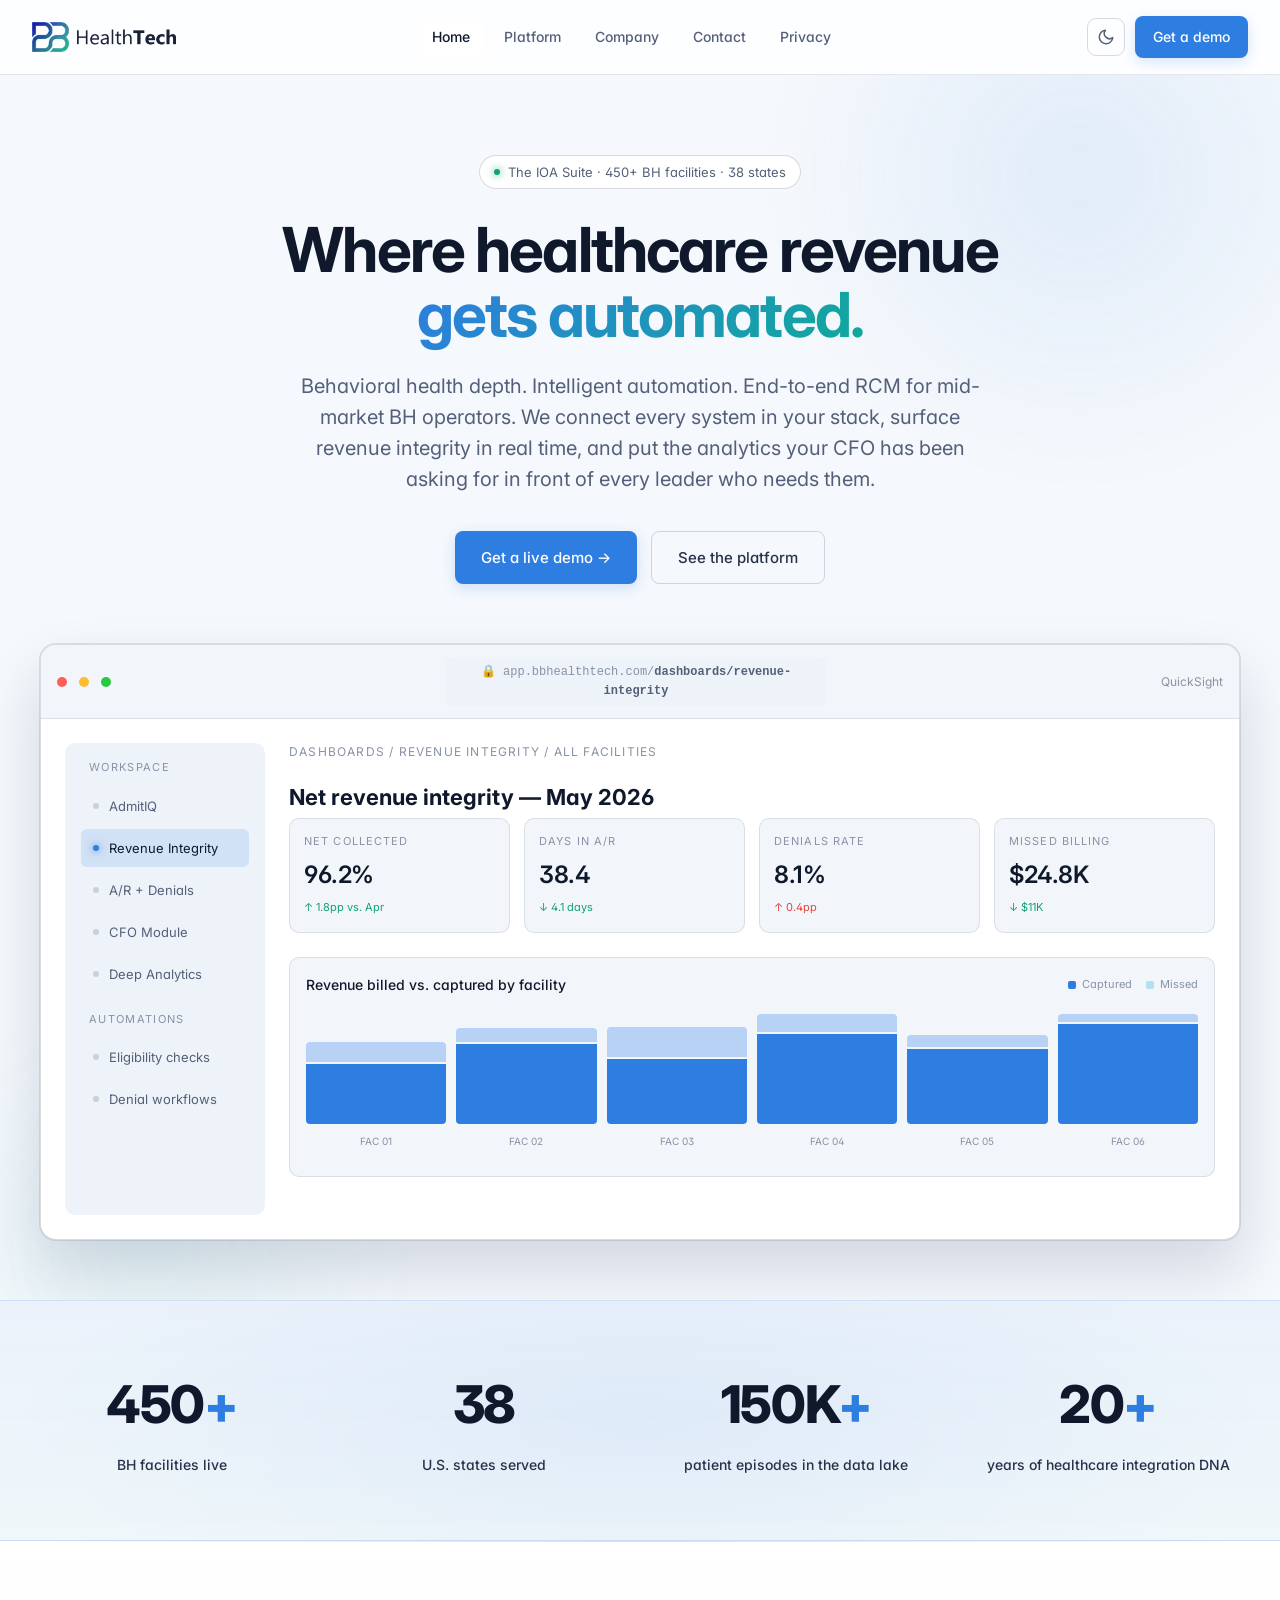
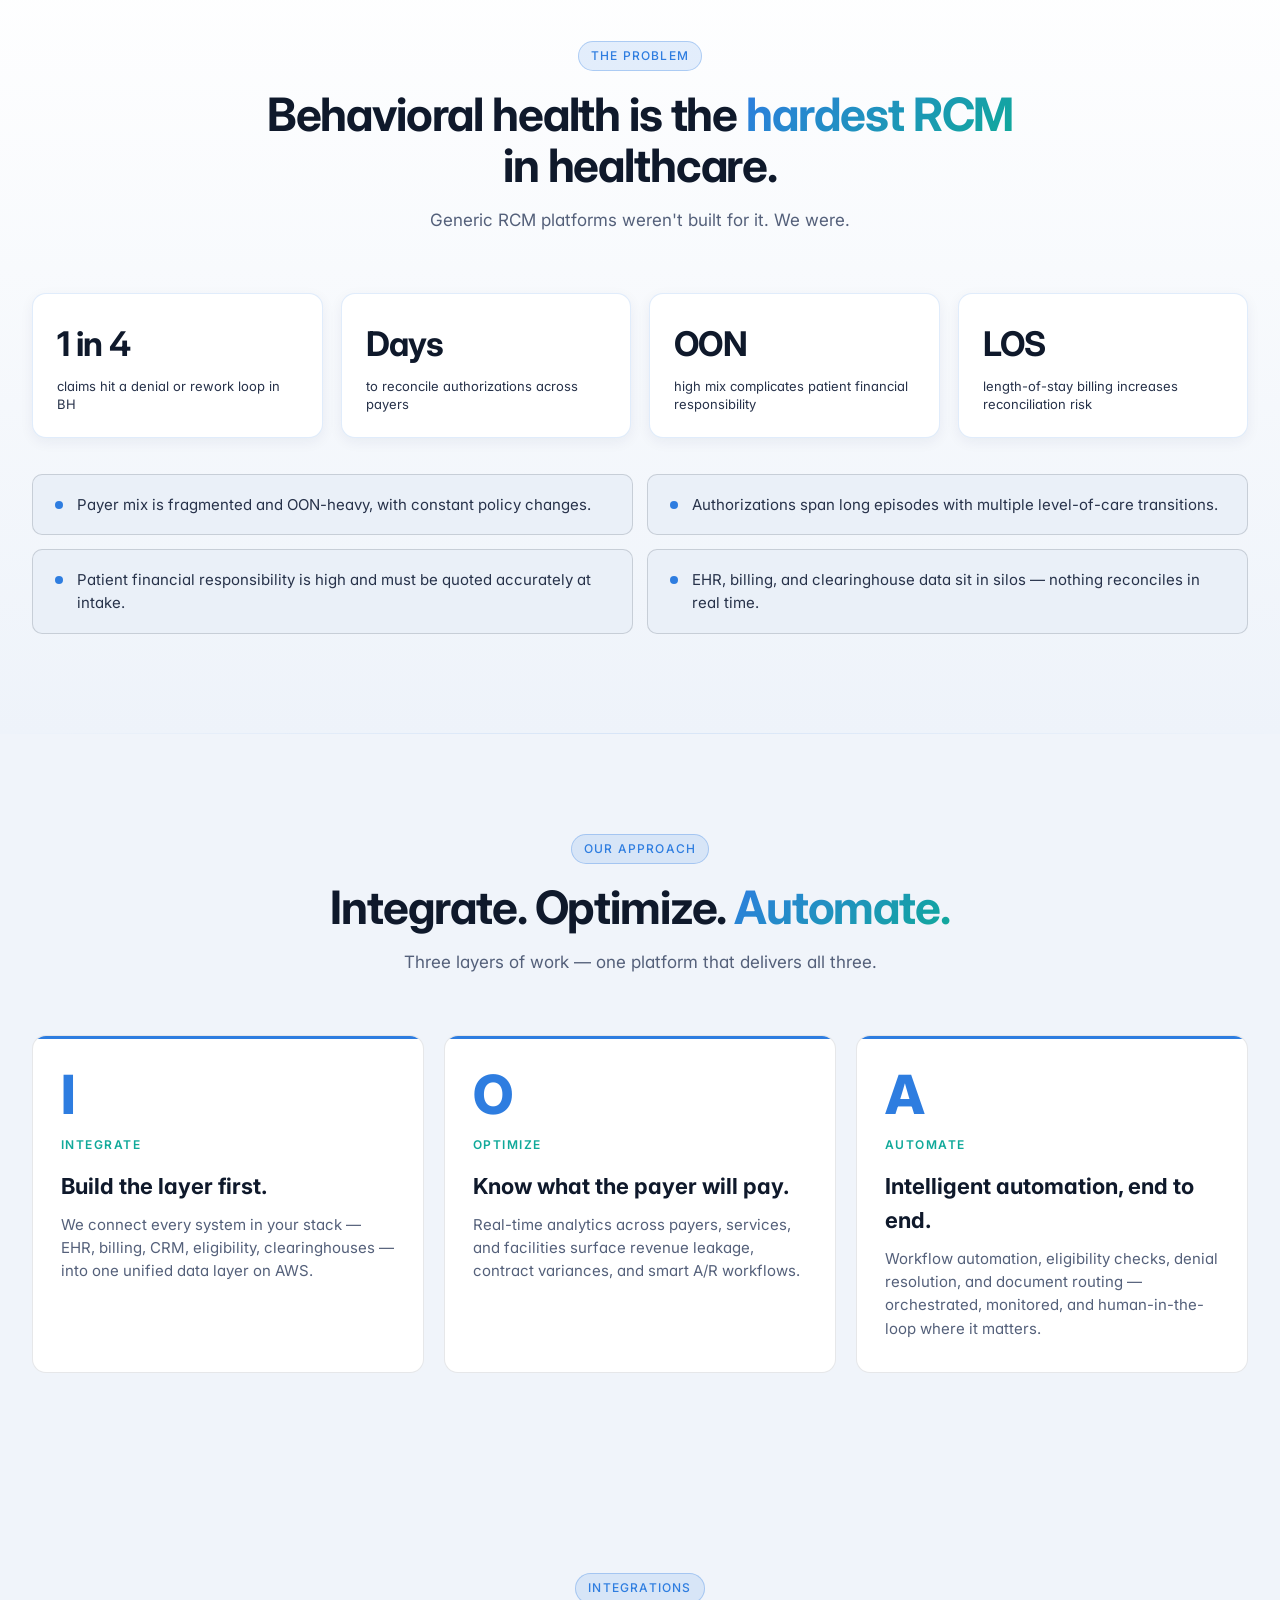
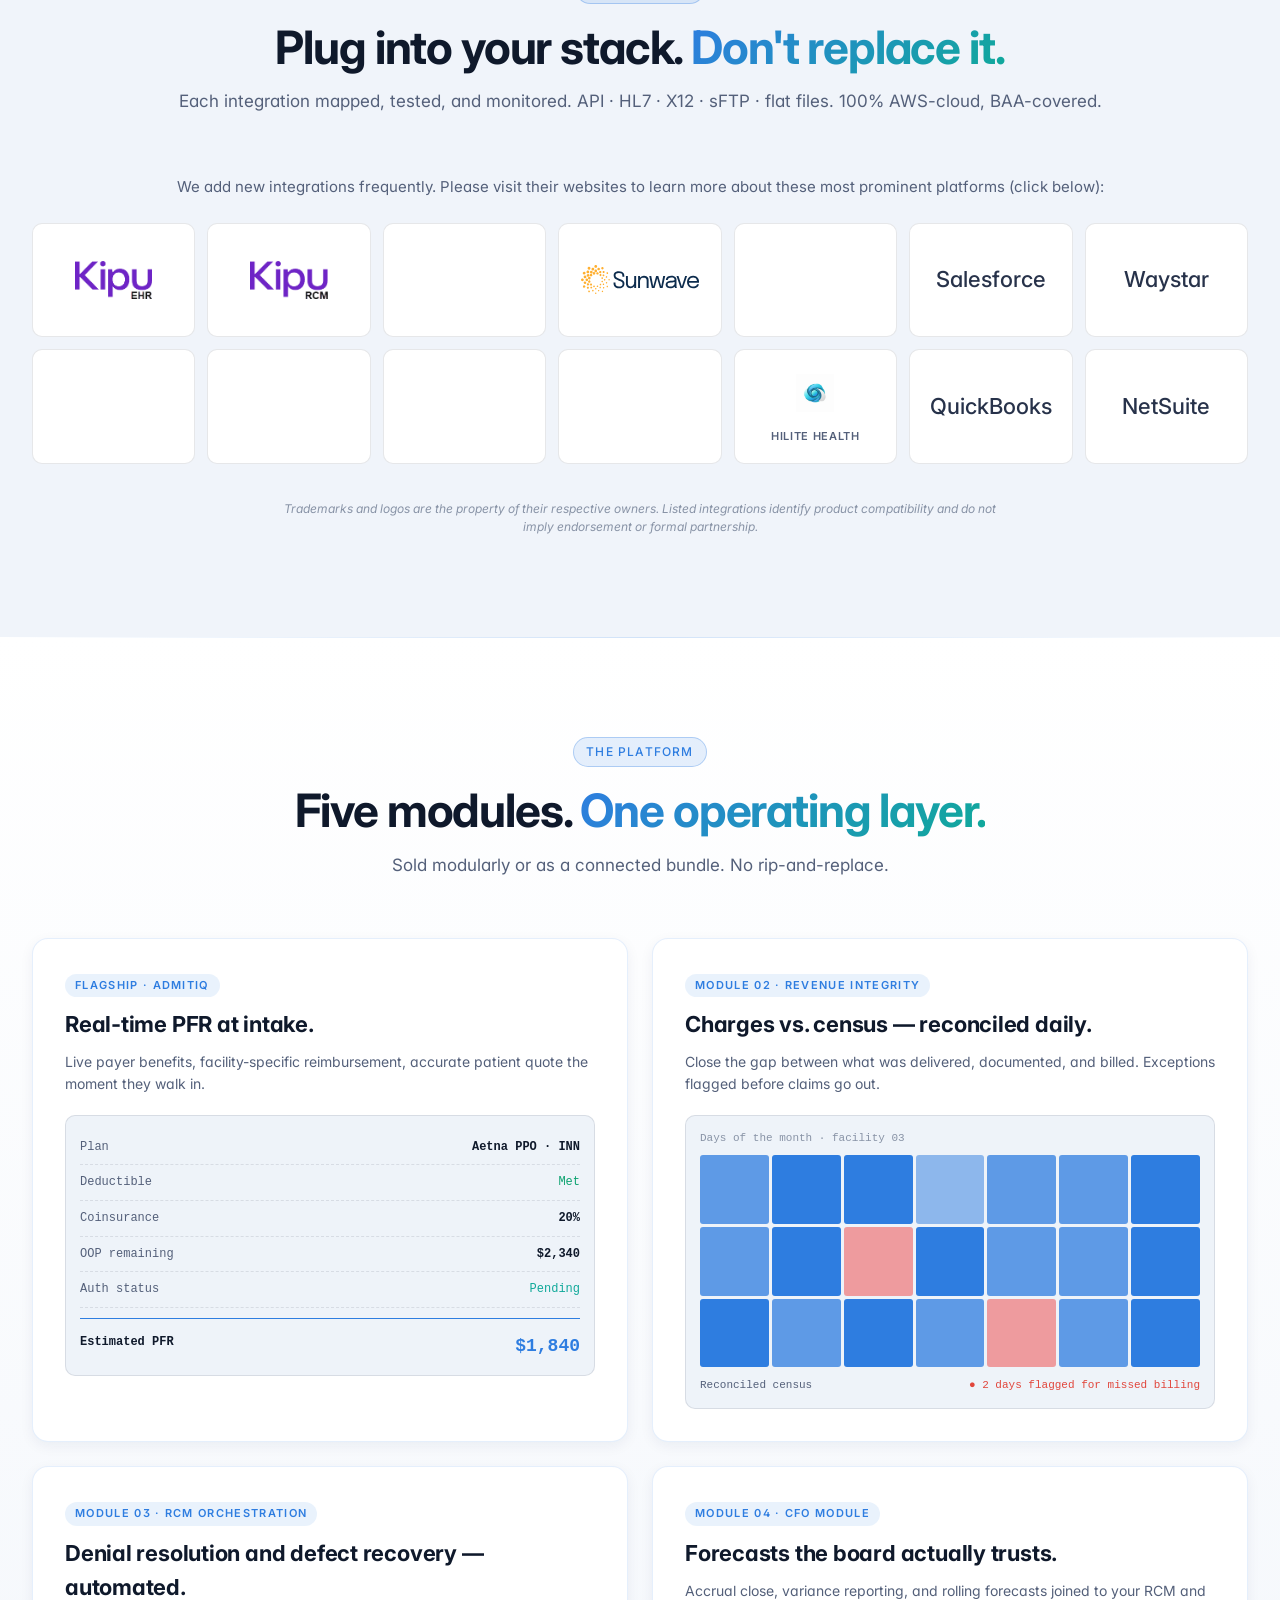
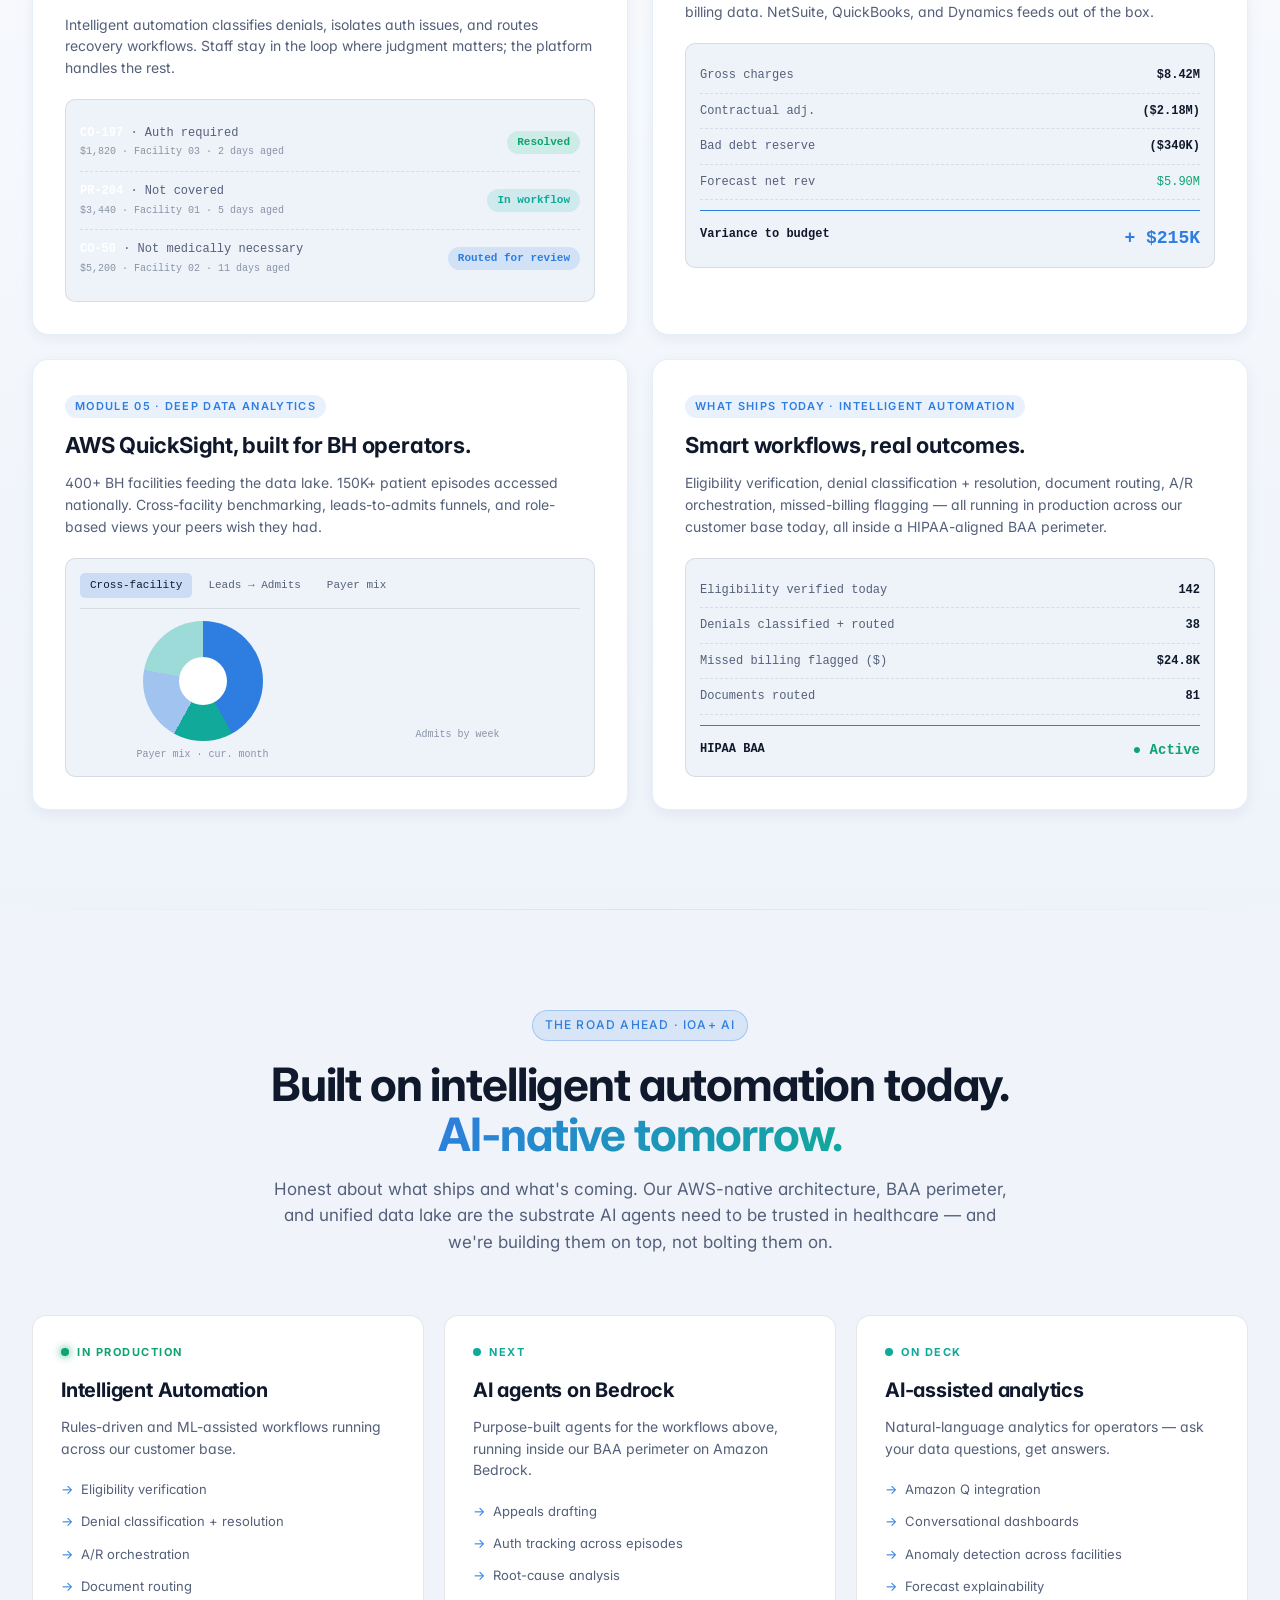
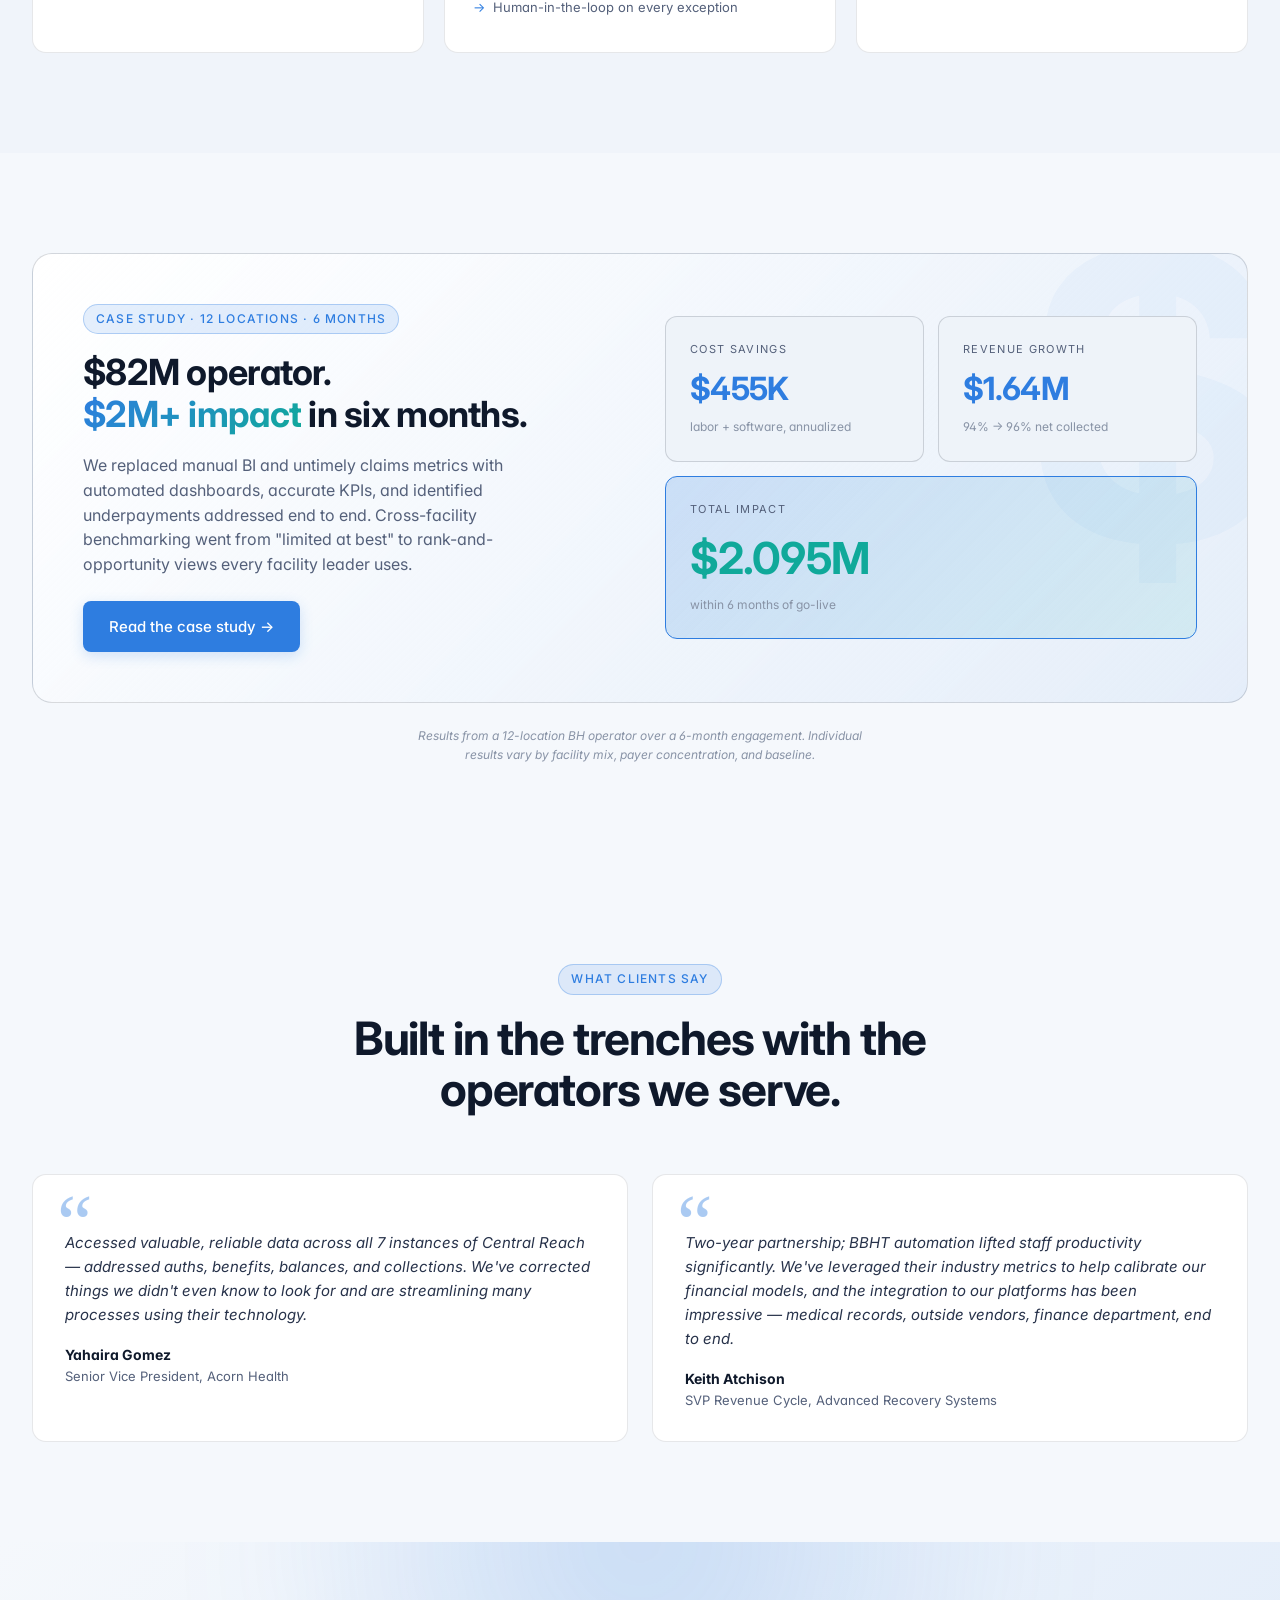
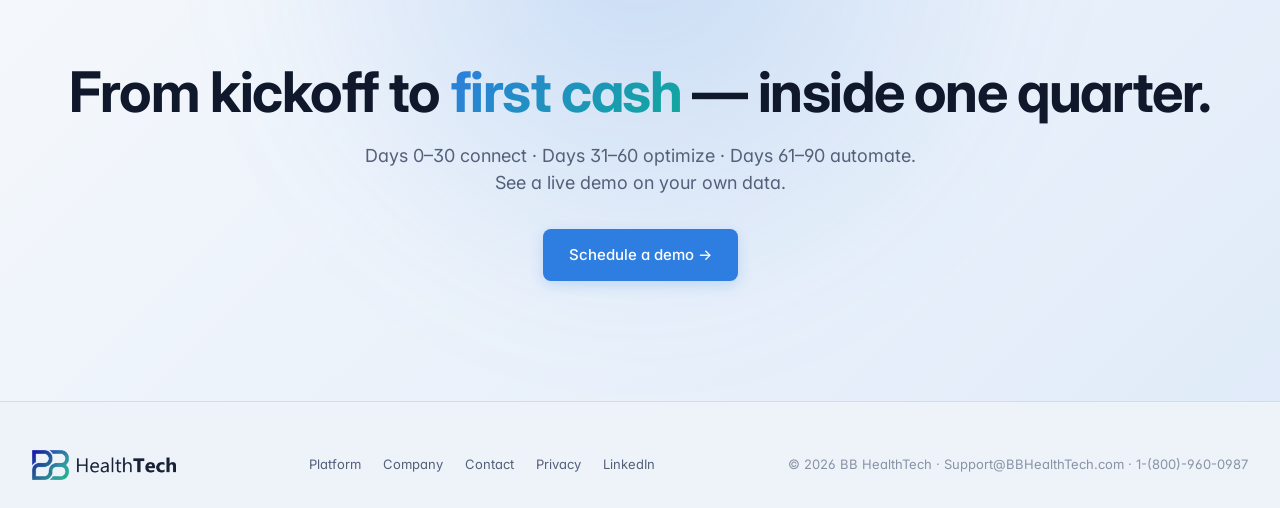
<file: index.html>
<!doctype html>
<html lang="en">
<head>
<meta charset="utf-8">
<meta name="viewport" content="width=device-width,initial-scale=1">
<title>BB HealthTech — Behavioral health RCM, intelligently automated.</title>
<meta name="description" content="BB HealthTech (BBHT) is the connected operating layer for mid-market behavioral health. 450+ facilities live. Intelligent automation, deep analytics, AWS-native, BAA-covered.">
<meta property="og:title" content="BB HealthTech — Behavioral health RCM, intelligently automated.">
<meta property="og:description" content="The IOA Suite — integrate, optimize, automate behavioral health revenue cycle. 450+ facilities, 38 states, 20+ years of integration DNA.">
<meta property="og:type" content="website">
<meta property="og:url" content="https://www.bbhealthtech.com/">
<link rel="canonical" href="https://www.bbhealthtech.com/">
<script>try{var t=localStorage.getItem("bbht-theme");document.documentElement.setAttribute("data-theme",t==="dark"?"dark":"light");}catch(e){document.documentElement.setAttribute("data-theme","light");}</script>
<link rel="stylesheet" href="styles.css?v=18">
<link href="https://fonts.googleapis.com/css2?family=Inter:wght@400;500;600;700&display=swap" rel="stylesheet">
<script src="theme.js" defer></script>
</head>
<body>

<nav>
  <div class="nav-inner">
    <a href="/" class="logo" aria-label="BB HealthTech home"><img class="logo-img" alt="BB HealthTech" onerror="bbhtLogoFallback(this)"><span class="logo-fallback" aria-hidden="true"></span></a>
    <div class="nav-links">
      <a href="/" class="active">Home</a>
      <a href="platform.html">Platform</a>
      <a href="company.html">Company</a>
      <a href="contact.html">Contact</a>
      <a href="privacy.html">Privacy</a>
    </div>
    <div class="nav-cta">
      <button class="theme-toggle" type="button" aria-label="Toggle theme"></button>
      <a class="btn btn-primary" href="contact.html">Get a demo</a>
    </div>
  </div>
</nav>

<!-- HERO -->
<header class="hero">
  <div class="hero-bg"></div>
  <div class="container">
    <div class="hero-inner">
      <span class="hero-chip"><span class="dot"></span>The IOA Suite · 450+ BH facilities · 38 states</span>
      <h1>Where healthcare revenue<br><span class="grad">gets automated.</span></h1>
      <p class="sub">Behavioral health depth. Intelligent automation. End-to-end RCM for mid-market BH operators. We connect every system in your stack, surface revenue integrity in real time, and put the analytics your CFO has been asking for in front of every leader who needs them.</p>
      <div class="hero-actions">
        <a class="btn btn-primary btn-lg" href="contact.html">Get a live demo →</a>
        <a class="btn btn-ghost btn-lg" href="platform.html">See the platform</a>
      </div>
    </div>

    <!-- Product screenshot mockup — real dashboard, not slideware -->
    <div class="product-shot">
      <div class="ps-chrome">
        <div class="ps-dot r"></div><div class="ps-dot y"></div><div class="ps-dot g"></div>
        <div class="ps-url">🔒 app.bbhealthtech.com/<b>dashboards/revenue-integrity</b></div>
        <div style="font-size:12px;color:var(--text-3)">QuickSight</div>
      </div>
      <div class="ps-body">
        <div class="ps-side">
          <div class="ttl">Workspace</div>
          <div class="it">AdmitIQ</div>
          <div class="it active">Revenue Integrity</div>
          <div class="it">A/R + Denials</div>
          <div class="it">CFO Module</div>
          <div class="it">Deep Analytics</div>
          <div class="ttl" style="margin-top:18px">Automations</div>
          <div class="it">Eligibility checks</div>
          <div class="it">Denial workflows</div>
        </div>
        <div class="ps-main">
          <div class="crumb">Dashboards / Revenue Integrity / All facilities</div>
          <h2>Net revenue integrity — May 2026</h2>
          <div class="kpi-row">
            <div class="kpi"><div class="lbl">Net collected</div><div class="v">96.2%</div><div class="d">↑ 1.8pp vs. Apr</div></div>
            <div class="kpi"><div class="lbl">Days in A/R</div><div class="v">38.4</div><div class="d">↓ 4.1 days</div></div>
            <div class="kpi"><div class="lbl">Denials rate</div><div class="v">8.1%</div><div class="d bad">↑ 0.4pp</div></div>
            <div class="kpi"><div class="lbl">Missed billing</div><div class="v">$24.8K</div><div class="d">↓ $11K</div></div>
          </div>
          <div class="chart">
            <div class="chart-head">
              <div class="chart-title">Revenue billed vs. captured by facility</div>
              <div class="chart-legend"><span><i style="background:var(--cyan)"></i>Captured</span><span><i style="background:rgba(31,169,217,.3)"></i>Missed</span></div>
            </div>
            <div class="bars">
              <div class="bar"><div class="stack"><div class="s2"></div><div class="s1"></div></div><div class="lab">FAC 01</div></div>
              <div class="bar"><div class="stack"><div class="s2"></div><div class="s1"></div></div><div class="lab">FAC 02</div></div>
              <div class="bar"><div class="stack"><div class="s2"></div><div class="s1"></div></div><div class="lab">FAC 03</div></div>
              <div class="bar"><div class="stack"><div class="s2"></div><div class="s1"></div></div><div class="lab">FAC 04</div></div>
              <div class="bar"><div class="stack"><div class="s2"></div><div class="s1"></div></div><div class="lab">FAC 05</div></div>
              <div class="bar"><div class="stack"><div class="s2"></div><div class="s1"></div></div><div class="lab">FAC 06</div></div>
            </div>
          </div>
        </div>
      </div>
    </div>
  </div>
</header>

<!-- TRUST -->
<div class="trust">
  <div class="container trust-grid">
    <div><div class="v">450<span class="accent">+</span></div><div class="l">BH facilities live</div></div>
    <div><div class="v">38</div><div class="l">U.S. states served</div></div>
    <div><div class="v">150K<span class="accent">+</span></div><div class="l">patient episodes in the data lake</div></div>
    <div><div class="v">20<span class="accent">+</span></div><div class="l">years of healthcare integration DNA</div></div>
  </div>
</div>

<!-- PROBLEM -->
<section class="section-lift">
  <div class="container">
    <div class="section-head">
      <span class="eyebrow">The Problem</span>
      <h2>Behavioral health is the <span class="grad">hardest RCM</span> in healthcare.</h2>
      <p>Generic RCM platforms weren't built for it. We were.</p>
    </div>
    <div class="problem-grid">
      <div class="problem-card"><div class="big">1 in 4<span class="accent"></span></div><div class="lbl">claims hit a denial or rework loop in BH</div></div>
      <div class="problem-card"><div class="big">Days</div><div class="lbl">to reconcile authorizations across payers</div></div>
      <div class="problem-card"><div class="big">OON</div><div class="lbl">high mix complicates patient financial responsibility</div></div>
      <div class="problem-card"><div class="big">LOS</div><div class="lbl">length-of-stay billing increases reconciliation risk</div></div>
    </div>
    <div class="problem-list">
      <div class="row"><div class="dot"></div><p>Payer mix is fragmented and OON-heavy, with constant policy changes.</p></div>
      <div class="row"><div class="dot"></div><p>Authorizations span long episodes with multiple level-of-care transitions.</p></div>
      <div class="row"><div class="dot"></div><p>Patient financial responsibility is high and must be quoted accurately at intake.</p></div>
      <div class="row"><div class="dot"></div><p>EHR, billing, and clearinghouse data sit in silos — nothing reconciles in real time.</p></div>
    </div>
  </div>
</section>

<!-- IOA FRAMEWORK -->
<section class="ioa-frame">
  <div class="container">
    <div class="section-head">
      <span class="eyebrow">Our Approach</span>
      <h2>Integrate. Optimize. <span class="grad">Automate.</span></h2>
      <p>Three layers of work — one platform that delivers all three.</p>
    </div>
    <div class="ioa-grid">
      <div class="ioa-card">
        <div class="letter">I</div>
        <div class="sub">Integrate</div>
        <h3>Build the layer first.</h3>
        <p>We connect every system in your stack — EHR, billing, CRM, eligibility, clearinghouses — into one unified data layer on AWS.</p>
      </div>
      <div class="ioa-card">
        <div class="letter">O</div>
        <div class="sub">Optimize</div>
        <h3>Know what the payer will pay.</h3>
        <p>Real-time analytics across payers, services, and facilities surface revenue leakage, contract variances, and smart A/R workflows.</p>
      </div>
      <div class="ioa-card">
        <div class="letter">A</div>
        <div class="sub">Automate</div>
        <h3>Intelligent automation, end to end.</h3>
        <p>Workflow automation, eligibility checks, denial resolution, and document routing — orchestrated, monitored, and human-in-the-loop where it matters.</p>
      </div>
    </div>
  </div>
</section>

<!-- INTEGRATIONS -->
<section class="integ-section">
  <div class="container">
    <div class="section-head">
      <span class="eyebrow">Integrations</span>
      <h2>Plug into your stack. <span class="grad">Don't replace it.</span></h2>
      <p>Each integration mapped, tested, and monitored. API · HL7 · X12 · sFTP · flat files. 100% AWS-cloud, BAA-covered.</p>
    </div>
    <p class="integ-intro">We add new integrations frequently. Please visit their websites to learn more about these most prominent platforms (click below):</p>
    <div class="integ-marquee">
      <a class="integ-chip" href="https://kipuhealth.com/" target="_blank" rel="noopener"><img src="logos/KIPU%20EHR.png" alt="Kipu EHR" onerror="this.remove()"></a>
      <a class="integ-chip" href="https://kipuhealth.com/" target="_blank" rel="noopener"><img src="logos/KIPU%20RCM.png" alt="Kipu RCM" onerror="this.remove()"></a>
      <a class="integ-chip" href="https://www.collaboratemd.com/" target="_blank" rel="noopener"><img src="https://www.collaboratemd.com/wp-content/uploads/2026/03/2026_CMDbyEH_Logo_Master_-by-EH-FullColor.png" alt="CollaborateMD" onerror="this.remove()"></a>
      <a class="integ-chip" href="https://sunwavehealth.com/" target="_blank" rel="noopener"><img src="logos/sunwave.svg" alt="Sunwave" onerror="this.remove()"></a>
      <a class="integ-chip" href="https://lightningstep.com/" target="_blank" rel="noopener"><img src="https://cdn.prod.website-files.com/67d82b611bf9d5cc71bb556d/67d843101156d984fc4d166d_ls-logo-header.svg" alt="Lightning Step" onerror="this.remove()"></a>
      <a class="integ-chip text-only" href="https://www.salesforce.com/" target="_blank" rel="noopener"><span class="name">Salesforce</span></a>
      <a class="integ-chip text-only" href="https://www.waystar.com/" target="_blank" rel="noopener"><span class="name">Waystar</span></a>
      <a class="integ-chip" href="https://www.advancedmd.com/" target="_blank" rel="noopener"><img src="https://www.advancedmd.com/wp-content/uploads/2026/03/advancedmd-logo-wordmark.svg" alt="AdvancedMD" onerror="this.remove()"></a>
      <a class="integ-chip" href="https://centralreach.com/" target="_blank" rel="noopener"><img src="https://centralreach.com/wp-content/uploads/2022/04/logo-centralreach.svg" alt="Central Reach" onerror="this.remove()"></a>
      <a class="integ-chip" href="https://www.ntst.com/" target="_blank" rel="noopener"><img src="https://www.ntst.com/-/media/logos/netsmart/logo-netsmart-color.svg" alt="Netsmart" onerror="this.remove()"></a>
      <a class="integ-chip" href="https://www.pverify.com/" target="_blank" rel="noopener"><img src="https://pverify.com/wp-content/uploads/2024/12/pVerify%E2%84%A2_Logo_Color.png" alt="pVerify" onerror="this.remove()"></a>
      <a class="integ-chip" href="https://hilitehealth.com/" target="_blank" rel="noopener"><img src="logos/hilite.png" alt="HiLite Health" onerror="this.remove()"><span class="name">HiLite Health</span></a>
      <a class="integ-chip text-only" href="https://quickbooks.intuit.com/" target="_blank" rel="noopener"><span class="name">QuickBooks</span></a>
      <a class="integ-chip text-only" href="https://www.netsuite.com/" target="_blank" rel="noopener"><span class="name">NetSuite</span></a>
    </div>
    <p class="integ-disclaimer">Trademarks and logos are the property of their respective owners. Listed integrations identify product compatibility and do not imply endorsement or formal partnership.</p>
  </div>
</section>

<!-- MODULES with product mocks -->
<section class="section-lift">
  <div class="container">
    <div class="section-head">
      <span class="eyebrow">The Platform</span>
      <h2>Five modules. <span class="grad">One operating layer.</span></h2>
      <p>Sold modularly or as a connected bundle. No rip-and-replace.</p>
    </div>
    <div class="features">

      <!-- AdmitIQ -->
      <div class="feature">
        <span class="badge">Flagship · AdmitIQ</span>
        <h3>Real-time PFR at intake.</h3>
        <p>Live payer benefits, facility-specific reimbursement, accurate patient quote the moment they walk in.</p>
        <div class="mock">
          <div class="mock-row"><span>Plan</span><b>Aetna PPO · INN</b></div>
          <div class="mock-row"><span>Deductible</span><span class="ok">Met</span></div>
          <div class="mock-row"><span>Coinsurance</span><b>20%</b></div>
          <div class="mock-row"><span>OOP remaining</span><b>$2,340</b></div>
          <div class="mock-row"><span>Auth status</span><span class="warn">Pending</span></div>
          <div class="pfr-total"><span>Estimated PFR</span><span>$1,840</span></div>
        </div>
      </div>

      <!-- Revenue Integrity -->
      <div class="feature">
        <span class="badge">Module 02 · Revenue Integrity</span>
        <h3>Charges vs. census — reconciled daily.</h3>
        <p>Close the gap between what was delivered, documented, and billed. Exceptions flagged before claims go out.</p>
        <div class="mock">
          <div style="font-size:11px;color:var(--text-3);margin-bottom:8px">Days of the month · facility 03</div>
          <div class="census-grid">
            <div class="c l3"></div><div class="c l4"></div><div class="c l4"></div><div class="c l2"></div><div class="c l3"></div><div class="c l3"></div><div class="c l4"></div>
            <div class="c l3"></div><div class="c l4"></div><div class="c miss"></div><div class="c l4"></div><div class="c l3"></div><div class="c l3"></div><div class="c l4"></div>
            <div class="c l4"></div><div class="c l3"></div><div class="c l4"></div><div class="c l3"></div><div class="c miss"></div><div class="c l3"></div><div class="c l4"></div>
          </div>
          <div class="census-foot"><span>Reconciled census</span><span style="color:var(--red)">● 2 days flagged for missed billing</span></div>
        </div>
      </div>

      <!-- RCM Orchestration / Denials -->
      <div class="feature">
        <span class="badge">Module 03 · RCM Orchestration</span>
        <h3>Denial resolution and defect recovery — automated.</h3>
        <p>Intelligent automation classifies denials, isolates auth issues, and routes recovery workflows. Staff stay in the loop where judgment matters; the platform handles the rest.</p>
        <div class="mock denials-list">
          <div class="d-it"><div><b style="color:#fff">CO-197</b> · Auth required<br><span style="font-size:10px;color:var(--text-3)">$1,820 · Facility 03 · 2 days aged</span></div><span class="pill resolved">Resolved</span></div>
          <div class="d-it"><div><b style="color:#fff">PR-204</b> · Not covered<br><span style="font-size:10px;color:var(--text-3)">$3,440 · Facility 01 · 5 days aged</span></div><span class="pill workflow">In workflow</span></div>
          <div class="d-it"><div><b style="color:#fff">CO-50</b> · Not medically necessary<br><span style="font-size:10px;color:var(--text-3)">$5,200 · Facility 02 · 11 days aged</span></div><span class="pill review">Routed for review</span></div>
        </div>
      </div>

      <!-- CFO Module -->
      <div class="feature">
        <span class="badge">Module 04 · CFO Module</span>
        <h3>Forecasts the board actually trusts.</h3>
        <p>Accrual close, variance reporting, and rolling forecasts joined to your RCM and billing data. NetSuite, QuickBooks, and Dynamics feeds out of the box.</p>
        <div class="mock">
          <div class="mock-row"><span>Gross charges</span><b>$8.42M</b></div>
          <div class="mock-row"><span>Contractual adj.</span><b>($2.18M)</b></div>
          <div class="mock-row"><span>Bad debt reserve</span><b>($340K)</b></div>
          <div class="mock-row"><span>Forecast net rev</span><span class="ok">$5.90M</span></div>
          <div class="pfr-total"><span>Variance to budget</span><span>+ $215K</span></div>
        </div>
      </div>

      <!-- Deep Data Analytics — PROMOTED -->
      <div class="feature">
        <span class="badge">Module 05 · Deep Data Analytics</span>
        <h3>AWS QuickSight, built for BH operators.</h3>
        <p>400+ BH facilities feeding the data lake. 150K+ patient episodes accessed nationally. Cross-facility benchmarking, leads-to-admits funnels, and role-based views your peers wish they had.</p>
        <div class="mock qs-mock">
          <div class="qs-tabs">
            <div class="qs-tab active">Cross-facility</div>
            <div class="qs-tab">Leads → Admits</div>
            <div class="qs-tab">Payer mix</div>
          </div>
          <div class="qs-chart-row">
            <div><div class="qs-pie"></div><div style="font-size:10px;color:var(--text-3);text-align:center;margin-top:6px">Payer mix · cur. month</div></div>
            <div><div class="qs-bars"><div class="b"></div><div class="b hi"></div><div class="b"></div><div class="b hi"></div><div class="b"></div><div class="b hi"></div><div class="b"></div><div class="b hi"></div></div><div style="font-size:10px;color:var(--text-3);text-align:center;margin-top:6px">Admits by week</div></div>
          </div>
        </div>
      </div>

      <!-- IA Today -->
      <div class="feature">
        <span class="badge">What ships today · Intelligent Automation</span>
        <h3>Smart workflows, real outcomes.</h3>
        <p>Eligibility verification, denial classification + resolution, document routing, A/R orchestration, missed-billing flagging — all running in production across our customer base today, all inside a HIPAA-aligned BAA perimeter.</p>
        <div class="mock">
          <div class="mock-row"><span>Eligibility verified today</span><b>142</b></div>
          <div class="mock-row"><span>Denials classified + routed</span><b>38</b></div>
          <div class="mock-row"><span>Missed billing flagged ($)</span><b>$24.8K</b></div>
          <div class="mock-row"><span>Documents routed</span><b>81</b></div>
          <div class="pfr-total"><span>HIPAA BAA</span><span style="color:var(--green);font-size:14px">● Active</span></div>
        </div>
      </div>

    </div>
  </div>
</section>

<!-- AI ROADMAP -->
<section class="ioa-frame">
  <div class="container">
    <div class="section-head">
      <span class="eyebrow">The Road Ahead · IOA+ AI</span>
      <h2>Built on intelligent automation today. <span class="grad">AI-native tomorrow.</span></h2>
      <p>Honest about what ships and what's coming. Our AWS-native architecture, BAA perimeter, and unified data lake are the substrate AI agents need to be trusted in healthcare — and we're building them on top, not bolting them on.</p>
    </div>
    <div class="roadmap">
      <div class="rm-card now">
        <div class="when">In production</div>
        <h3>Intelligent Automation</h3>
        <p>Rules-driven and ML-assisted workflows running across our customer base.</p>
        <ul>
          <li>Eligibility verification</li>
          <li>Denial classification + resolution</li>
          <li>A/R orchestration</li>
          <li>Document routing</li>
        </ul>
      </div>
      <div class="rm-card">
        <div class="when">Next</div>
        <h3>AI agents on Bedrock</h3>
        <p>Purpose-built agents for the workflows above, running inside our BAA perimeter on Amazon Bedrock.</p>
        <ul>
          <li>Appeals drafting</li>
          <li>Auth tracking across episodes</li>
          <li>Root-cause analysis</li>
          <li>Human-in-the-loop on every exception</li>
        </ul>
      </div>
      <div class="rm-card">
        <div class="when">On deck</div>
        <h3>AI-assisted analytics</h3>
        <p>Natural-language analytics for operators — ask your data questions, get answers.</p>
        <ul>
          <li>Amazon Q integration</li>
          <li>Conversational dashboards</li>
          <li>Anomaly detection across facilities</li>
          <li>Forecast explainability</li>
        </ul>
      </div>
    </div>
  </div>
</section>

<!-- CASE STUDY -->
<section>
  <div class="container">
    <div class="case-card">
      <div class="case-text">
        <span class="eyebrow-pill">Case study · 12 locations · 6 months</span>
        <h3>$82M operator.<br><span class="grad">$2M+ impact</span> in six months.</h3>
        <p>We replaced manual BI and untimely claims metrics with automated dashboards, accurate KPIs, and identified underpayments addressed end to end. Cross-facility benchmarking went from "limited at best" to rank-and-opportunity views every facility leader uses.</p>
        <a href="company.html#case-study" class="btn btn-primary btn-lg">Read the case study →</a>
      </div>
      <div class="case-nums">
        <div class="item"><div class="lbl">Cost savings</div><div class="v">$455K</div><div class="sub">labor + software, annualized</div></div>
        <div class="item"><div class="lbl">Revenue growth</div><div class="v">$1.64M</div><div class="sub">94% → 96% net collected</div></div>
        <div class="item big"><div class="lbl">Total impact</div><div class="v">$2.095M</div><div class="sub">within 6 months of go-live</div></div>
      </div>
    </div>
    <p class="case-disclaimer" style="text-align:center;margin:24px auto 0">Results from a 12-location BH operator over a 6-month engagement. Individual results vary by facility mix, payer concentration, and baseline.</p>
  </div>
</section>



<!-- TESTIMONIALS -->
<section>
  <div class="container">
    <div class="section-head">
      <span class="eyebrow">What clients say</span>
      <h2>Built in the trenches with the operators we serve.</h2>
    </div>
    <div class="testimonial-grid">
      <div class="testimonial">
        <p>Accessed valuable, reliable data across all 7 instances of Central Reach — addressed auths, benefits, balances, and collections. We've corrected things we didn't even know to look for and are streamlining many processes using their technology.</p>
        <div class="who"><b>Yahaira Gomez</b>Senior Vice President, Acorn Health</div>
      </div>
      <div class="testimonial">
        <p>Two-year partnership; BBHT automation lifted staff productivity significantly. We've leveraged their industry metrics to help calibrate our financial models, and the integration to our platforms has been impressive — medical records, outside vendors, finance department, end to end.</p>
        <div class="who"><b>Keith Atchison</b>SVP Revenue Cycle, Advanced Recovery Systems</div>
      </div>
    </div>
  </div>
</section>

<!-- CTA -->
<section class="cta">
  <div class="container cta-inner">
    <h2>From kickoff to <span class="grad">first cash</span> — inside one quarter.</h2>
    <p>Days 0–30 connect · Days 31–60 optimize · Days 61–90 automate. See a live demo on your own data.</p>
    <a href="contact.html" class="btn btn-primary btn-lg">Schedule a demo →</a>
  </div>
</section>

<footer>
  <div class="container foot">
    <div class="logo"><img class="logo-img" alt="BB HealthTech" onerror="bbhtLogoFallback(this)"><span class="logo-fallback" aria-hidden="true"></span></div>
    <div class="foot-links">
      <a href="platform.html">Platform</a>
      <a href="company.html">Company</a>
      <a href="contact.html">Contact</a>
      <a href="privacy.html">Privacy</a>
      <a href="https://www.linkedin.com/company/bbhealthtech/" target="_blank" rel="noopener">LinkedIn</a>
    </div>
    <div>© 2026 BB HealthTech · Support@BBHealthTech.com · 1-(800)-960-0987</div>
  </div>
</footer>

</body>
</html>
</file>
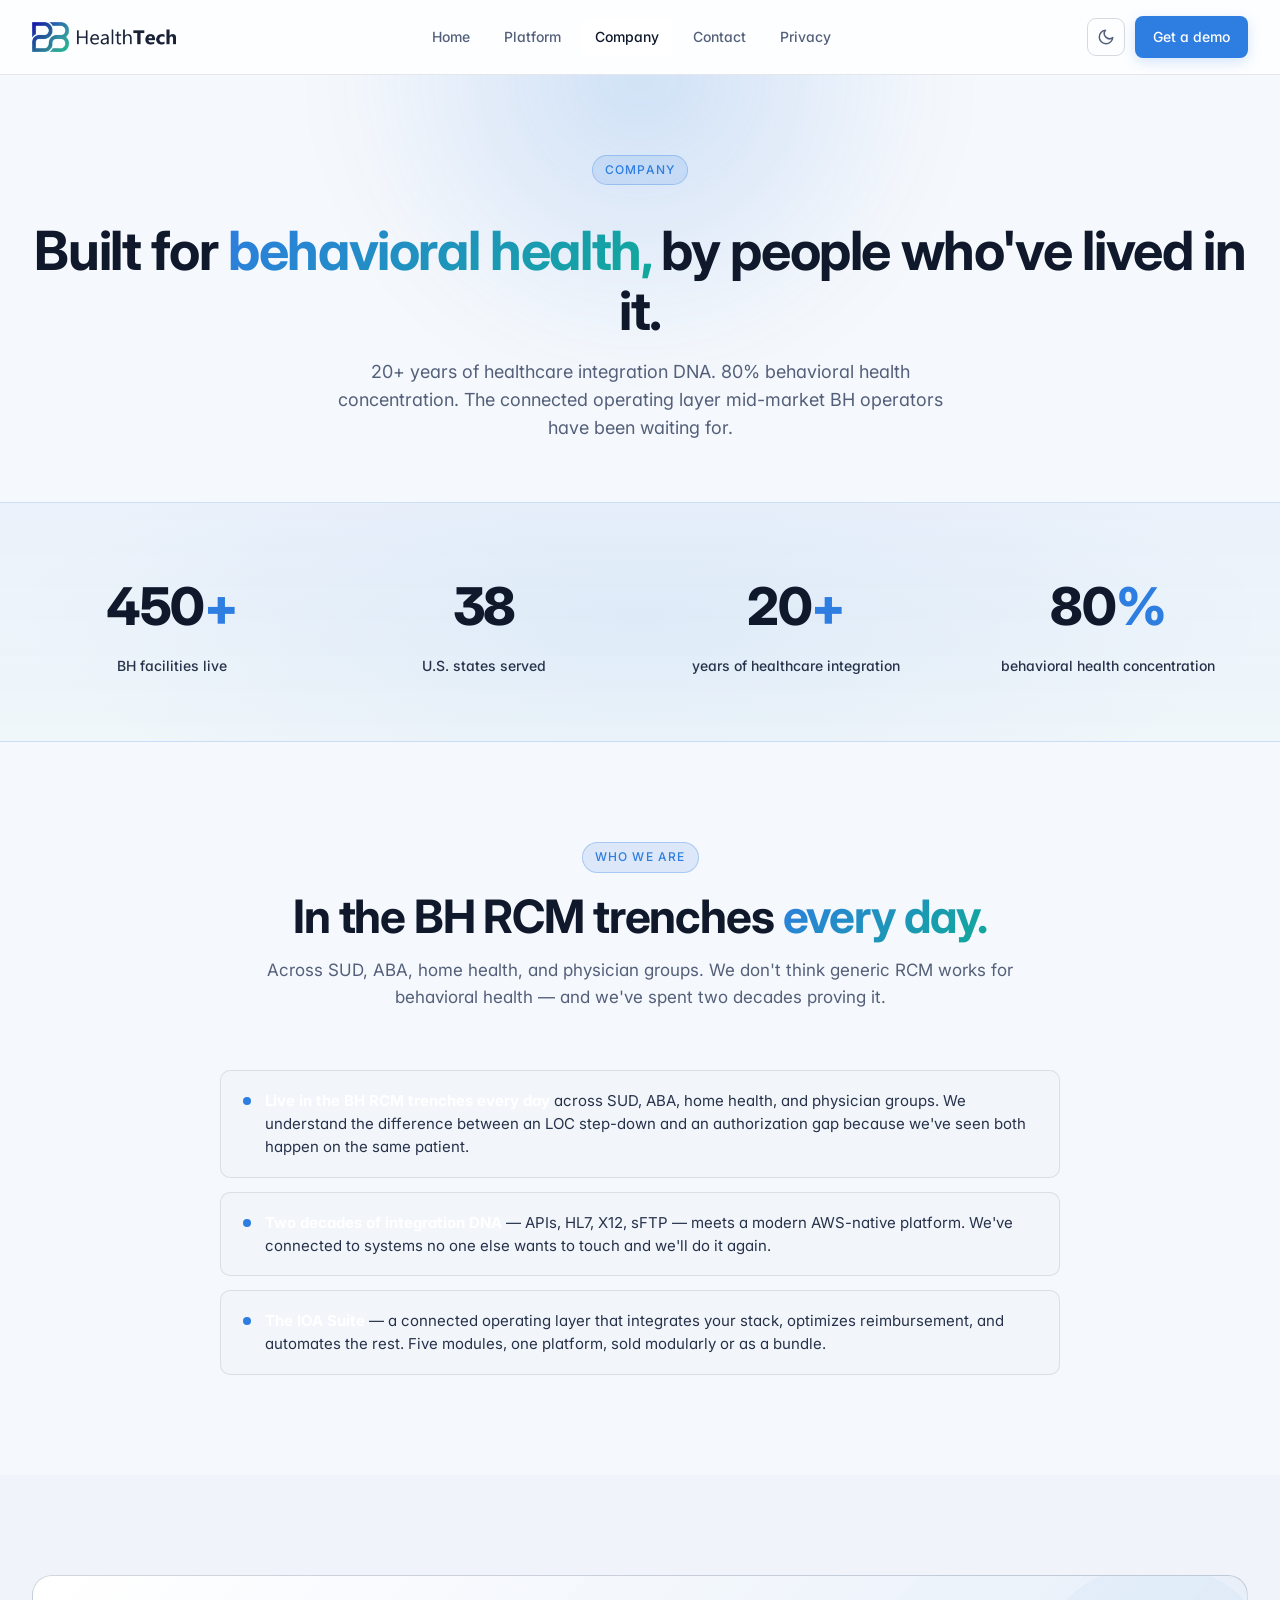
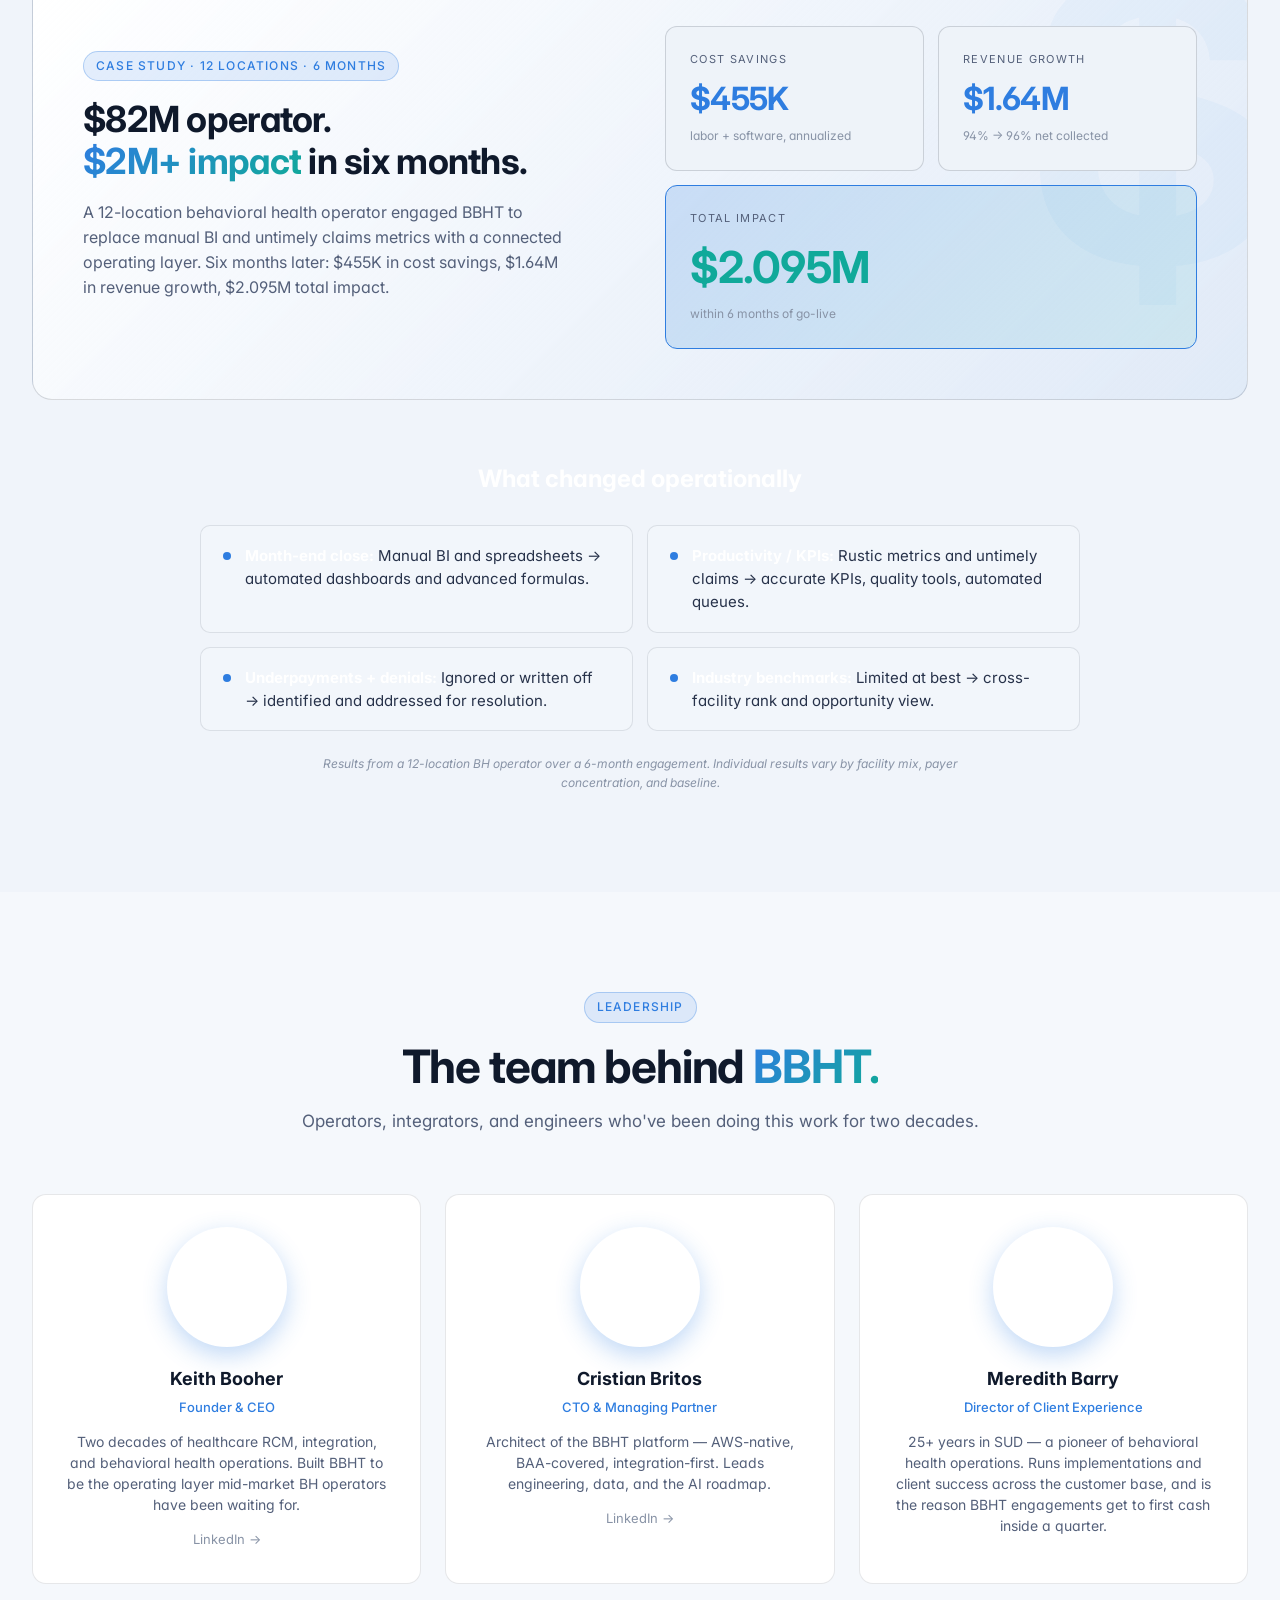
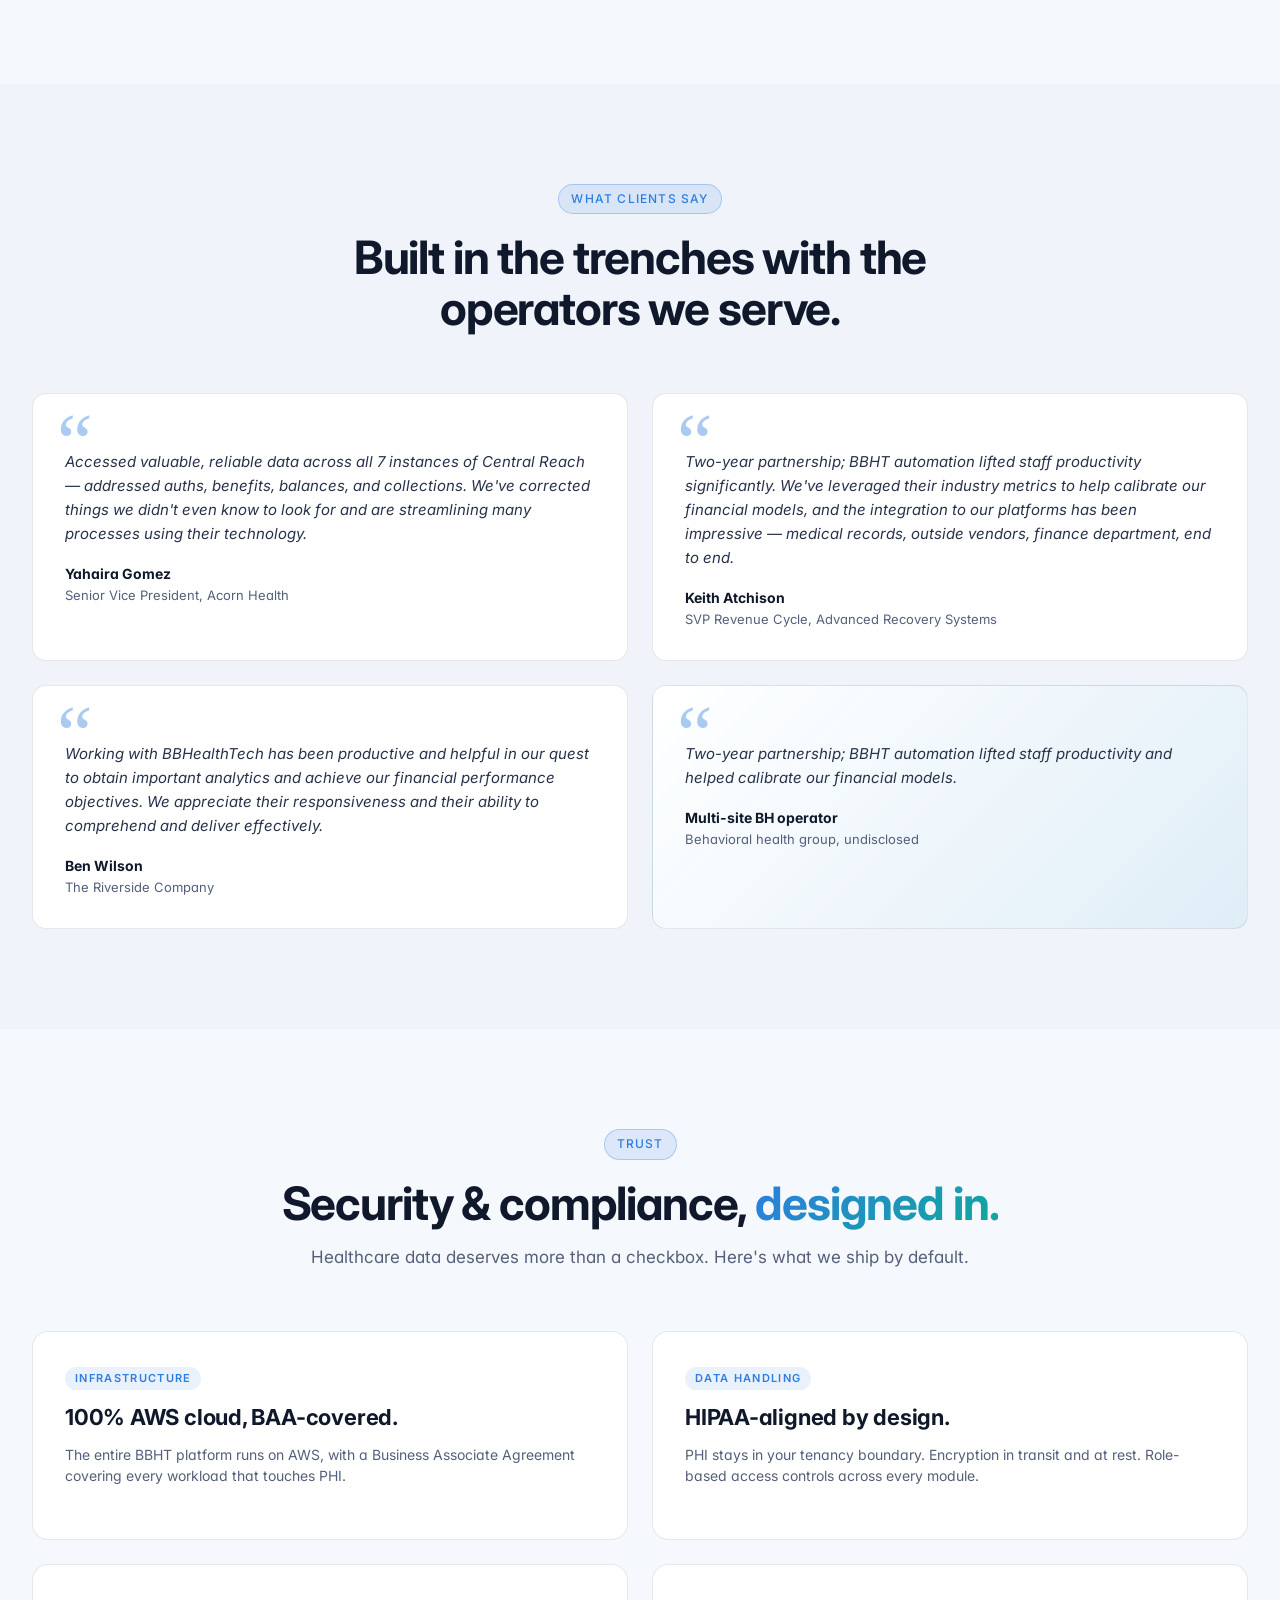
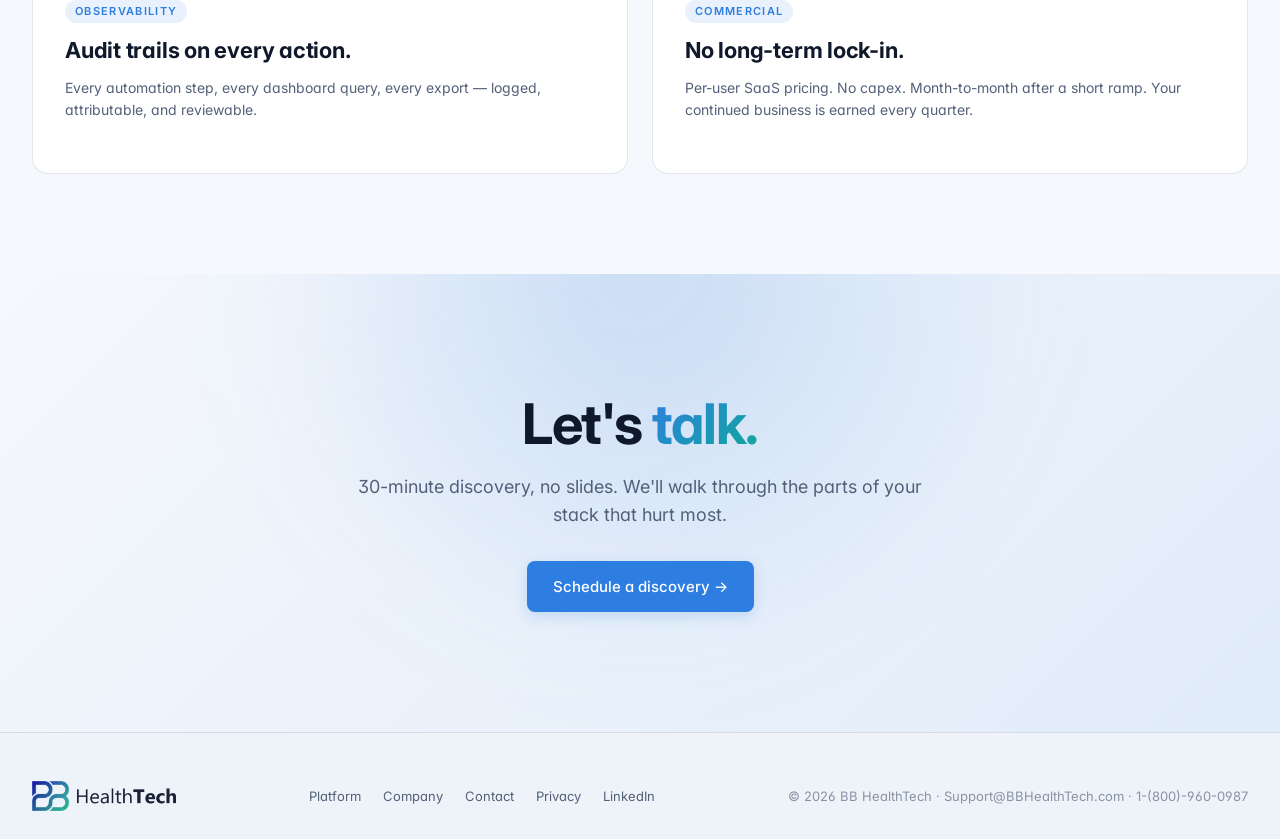
<file: company.html>
<!doctype html>
<html lang="en">
<head>
<meta charset="utf-8">
<meta name="viewport" content="width=device-width,initial-scale=1">
<title>Company — BB HealthTech</title>
<meta name="description" content="BB HealthTech (BBHT) is the connected operating layer for mid-market behavioral health. 20+ years of healthcare integration DNA. Meet the team.">
<link rel="canonical" href="https://www.bbhealthtech.com/company.html">
<script>try{var t=localStorage.getItem("bbht-theme");document.documentElement.setAttribute("data-theme",t==="dark"?"dark":"light");}catch(e){document.documentElement.setAttribute("data-theme","light");}</script>
<link rel="stylesheet" href="styles.css?v=18">
<link href="https://fonts.googleapis.com/css2?family=Inter:wght@400;500;600;700&display=swap" rel="stylesheet">
<script src="theme.js" defer></script>
</head>
<body>

<nav>
  <div class="nav-inner">
    <a href="/" class="logo" aria-label="BB HealthTech home"><img class="logo-img" alt="BB HealthTech" onerror="bbhtLogoFallback(this)"><span class="logo-fallback" aria-hidden="true"></span></a>
    <div class="nav-links">
      <a href="index.html">Home</a>
      <a href="platform.html">Platform</a>
      <a href="company.html" class="active">Company</a>
      <a href="contact.html">Contact</a>
      <a href="privacy.html">Privacy</a>
    </div>
    <div class="nav-cta">
      <button class="theme-toggle" type="button" aria-label="Toggle theme"></button>
      <a class="btn btn-primary" href="contact.html">Get a demo</a>
    </div>
  </div>
</nav>

<header class="page-hero">
  <div class="container">
    <span class="eyebrow-pill">Company</span>
    <h1>Built for <span class="grad">behavioral health,</span> by people who've lived in it.</h1>
    <p>20+ years of healthcare integration DNA. 80% behavioral health concentration. The connected operating layer mid-market BH operators have been waiting for.</p>
  </div>
</header>

<!-- TRUST -->
<div class="trust">
  <div class="container trust-grid">
    <div><div class="v">450<span class="accent">+</span></div><div class="l">BH facilities live</div></div>
    <div><div class="v">38</div><div class="l">U.S. states served</div></div>
    <div><div class="v">20<span class="accent">+</span></div><div class="l">years of healthcare integration</div></div>
    <div><div class="v">80<span class="accent">%</span></div><div class="l">behavioral health concentration</div></div>
  </div>
</div>

<!-- WHO WE ARE -->
<section>
  <div class="container">
    <div class="section-head">
      <span class="eyebrow">Who we are</span>
      <h2>In the BH RCM trenches <span class="grad">every day.</span></h2>
      <p>Across SUD, ABA, home health, and physician groups. We don't think generic RCM works for behavioral health — and we've spent two decades proving it.</p>
    </div>
    <div class="problem-list" style="grid-template-columns:1fr;max-width:840px;margin:0 auto">
      <div class="row"><div class="dot"></div><p><b style="color:#fff">Live in the BH RCM trenches every day</b> across SUD, ABA, home health, and physician groups. We understand the difference between an LOC step-down and an authorization gap because we've seen both happen on the same patient.</p></div>
      <div class="row"><div class="dot"></div><p><b style="color:#fff">Two decades of integration DNA</b> — APIs, HL7, X12, sFTP — meets a modern AWS-native platform. We've connected to systems no one else wants to touch and we'll do it again.</p></div>
      <div class="row"><div class="dot"></div><p><b style="color:#fff">The IOA Suite</b> — a connected operating layer that integrates your stack, optimizes reimbursement, and automates the rest. Five modules, one platform, sold modularly or as a bundle.</p></div>
    </div>
  </div>
</section>

<!-- CASE STUDY -->
<section class="ioa-frame" id="case-study">
  <div class="container">
    <div class="case-card">
      <div class="case-text">
        <span class="eyebrow-pill">Case study · 12 locations · 6 months</span>
        <h3>$82M operator.<br><span class="grad">$2M+ impact</span> in six months.</h3>
        <p>A 12-location behavioral health operator engaged BBHT to replace manual BI and untimely claims metrics with a connected operating layer. Six months later: $455K in cost savings, $1.64M in revenue growth, $2.095M total impact.</p>
      </div>
      <div class="case-nums">
        <div class="item"><div class="lbl">Cost savings</div><div class="v">$455K</div><div class="sub">labor + software, annualized</div></div>
        <div class="item"><div class="lbl">Revenue growth</div><div class="v">$1.64M</div><div class="sub">94% → 96% net collected</div></div>
        <div class="item big"><div class="lbl">Total impact</div><div class="v">$2.095M</div><div class="sub">within 6 months of go-live</div></div>
      </div>
    </div>

    <div style="max-width:880px;margin:60px auto 0">
      <h3 style="color:#fff;font-size:24px;margin:0 0 28px;text-align:center">What changed operationally</h3>
      <div class="problem-list">
        <div class="row"><div class="dot"></div><p><b style="color:#fff">Month-end close:</b> Manual BI and spreadsheets → automated dashboards and advanced formulas.</p></div>
        <div class="row"><div class="dot"></div><p><b style="color:#fff">Productivity / KPIs:</b> Rustic metrics and untimely claims → accurate KPIs, quality tools, automated queues.</p></div>
        <div class="row"><div class="dot"></div><p><b style="color:#fff">Underpayments + denials:</b> Ignored or written off → identified and addressed for resolution.</p></div>
        <div class="row"><div class="dot"></div><p><b style="color:#fff">Industry benchmarks:</b> Limited at best → cross-facility rank and opportunity view.</p></div>
      </div>
    </div>
    <p class="case-disclaimer" style="text-align:center;margin:24px auto 0;max-width:680px">Results from a 12-location BH operator over a 6-month engagement. Individual results vary by facility mix, payer concentration, and baseline.</p>
  </div>
</section>

<!-- TEAM -->
<section id="team">
  <div class="container">
    <div class="section-head">
      <span class="eyebrow">Leadership</span>
      <h2>The team behind <span class="grad">BBHT.</span></h2>
      <p>Operators, integrators, and engineers who've been doing this work for two decades.</p>
    </div>
    <div class="team-grid">
      <div class="team-card">
        <div class="team-photo" style="background-image:url('https://bbhealthtech.com/wp-content/uploads/2022/07/Keith-Booher.jpg');background-size:cover;background-position:center"></div>
        <h4>Keith Booher</h4>
        <div class="role">Founder &amp; CEO</div>
        <p class="bio">Two decades of healthcare RCM, integration, and behavioral health operations. Built BBHT to be the operating layer mid-market BH operators have been waiting for.</p>
        <a class="li" href="https://www.linkedin.com/in/keithbooher/" target="_blank" rel="noopener">LinkedIn →</a>
      </div>
      <div class="team-card">
        <div class="team-photo" style="background-image:url('https://bbhealthtech.com/wp-content/uploads/2022/07/Cristian-Britos.jpg');background-size:cover;background-position:center"></div>
        <h4>Cristian Britos</h4>
        <div class="role">CTO &amp; Managing Partner</div>
        <p class="bio">Architect of the BBHT platform — AWS-native, BAA-covered, integration-first. Leads engineering, data, and the AI roadmap.</p>
        <a class="li" href="https://www.linkedin.com/in/cristianbritos/" target="_blank" rel="noopener">LinkedIn →</a>
      </div>
      <div class="team-card">
        <div class="team-photo" style="background-image:url('https://bbhealthtech.com/wp-content/uploads/2022/07/unnamed.jpg');background-size:cover;background-position:center"></div>
        <h4>Meredith Barry</h4>
        <div class="role">Director of Client Experience</div>
        <p class="bio">25+ years in SUD — a pioneer of behavioral health operations. Runs implementations and client success across the customer base, and is the reason BBHT engagements get to first cash inside a quarter.</p>
      </div>
    </div>
  </div>
</section>

<!-- TESTIMONIALS -->
<section class="ioa-frame">
  <div class="container">
    <div class="section-head">
      <span class="eyebrow">What clients say</span>
      <h2>Built in the trenches with the operators we serve.</h2>
    </div>
    <div class="testimonial-grid">
      <div class="testimonial">
        <p>Accessed valuable, reliable data across all 7 instances of Central Reach — addressed auths, benefits, balances, and collections. We've corrected things we didn't even know to look for and are streamlining many processes using their technology.</p>
        <div class="who"><b>Yahaira Gomez</b>Senior Vice President, Acorn Health</div>
      </div>
      <div class="testimonial">
        <p>Two-year partnership; BBHT automation lifted staff productivity significantly. We've leveraged their industry metrics to help calibrate our financial models, and the integration to our platforms has been impressive — medical records, outside vendors, finance department, end to end.</p>
        <div class="who"><b>Keith Atchison</b>SVP Revenue Cycle, Advanced Recovery Systems</div>
      </div>
      <div class="testimonial">
        <p>Working with BBHealthTech has been productive and helpful in our quest to obtain important analytics and achieve our financial performance objectives. We appreciate their responsiveness and their ability to comprehend and deliver effectively.</p>
        <div class="who"><b>Ben Wilson</b>The Riverside Company</div>
      </div>
      <div class="testimonial" style="background:linear-gradient(135deg,var(--surface) 0%,rgba(31,169,217,.08) 100%)">
        <p>Two-year partnership; BBHT automation lifted staff productivity and helped calibrate our financial models.</p>
        <div class="who"><b>Multi-site BH operator</b>Behavioral health group, undisclosed</div>
      </div>
    </div>
  </div>
</section>

<!-- TRUST: COMPLIANCE -->
<section>
  <div class="container">
    <div class="section-head">
      <span class="eyebrow">Trust</span>
      <h2>Security &amp; compliance, <span class="grad">designed in.</span></h2>
      <p>Healthcare data deserves more than a checkbox. Here's what we ship by default.</p>
    </div>
    <div class="features">
      <div class="feature">
        <span class="badge">Infrastructure</span>
        <h3>100% AWS cloud, BAA-covered.</h3>
        <p>The entire BBHT platform runs on AWS, with a Business Associate Agreement covering every workload that touches PHI.</p>
      </div>
      <div class="feature">
        <span class="badge">Data handling</span>
        <h3>HIPAA-aligned by design.</h3>
        <p>PHI stays in your tenancy boundary. Encryption in transit and at rest. Role-based access controls across every module.</p>
      </div>
      <div class="feature">
        <span class="badge">Observability</span>
        <h3>Audit trails on every action.</h3>
        <p>Every automation step, every dashboard query, every export — logged, attributable, and reviewable.</p>
      </div>
      <div class="feature">
        <span class="badge">Commercial</span>
        <h3>No long-term lock-in.</h3>
        <p>Per-user SaaS pricing. No capex. Month-to-month after a short ramp. Your continued business is earned every quarter.</p>
      </div>
    </div>
  </div>
</section>

<!-- CTA -->
<section class="cta">
  <div class="container cta-inner">
    <h2>Let's <span class="grad">talk.</span></h2>
    <p>30-minute discovery, no slides. We'll walk through the parts of your stack that hurt most.</p>
    <a href="contact.html" class="btn btn-primary btn-lg">Schedule a discovery →</a>
  </div>
</section>

<footer>
  <div class="container foot">
    <div class="logo"><img class="logo-img" alt="BB HealthTech" onerror="bbhtLogoFallback(this)"><span class="logo-fallback" aria-hidden="true"></span></div>
    <div class="foot-links">
      <a href="platform.html">Platform</a>
      <a href="company.html">Company</a>
      <a href="contact.html">Contact</a>
      <a href="privacy.html">Privacy</a>
      <a href="https://www.linkedin.com/company/bbhealthtech/" target="_blank" rel="noopener">LinkedIn</a>
    </div>
    <div>© 2026 BB HealthTech · Support@BBHealthTech.com · 1-(800)-960-0987</div>
  </div>
</footer>

</body>
</html>
</file>
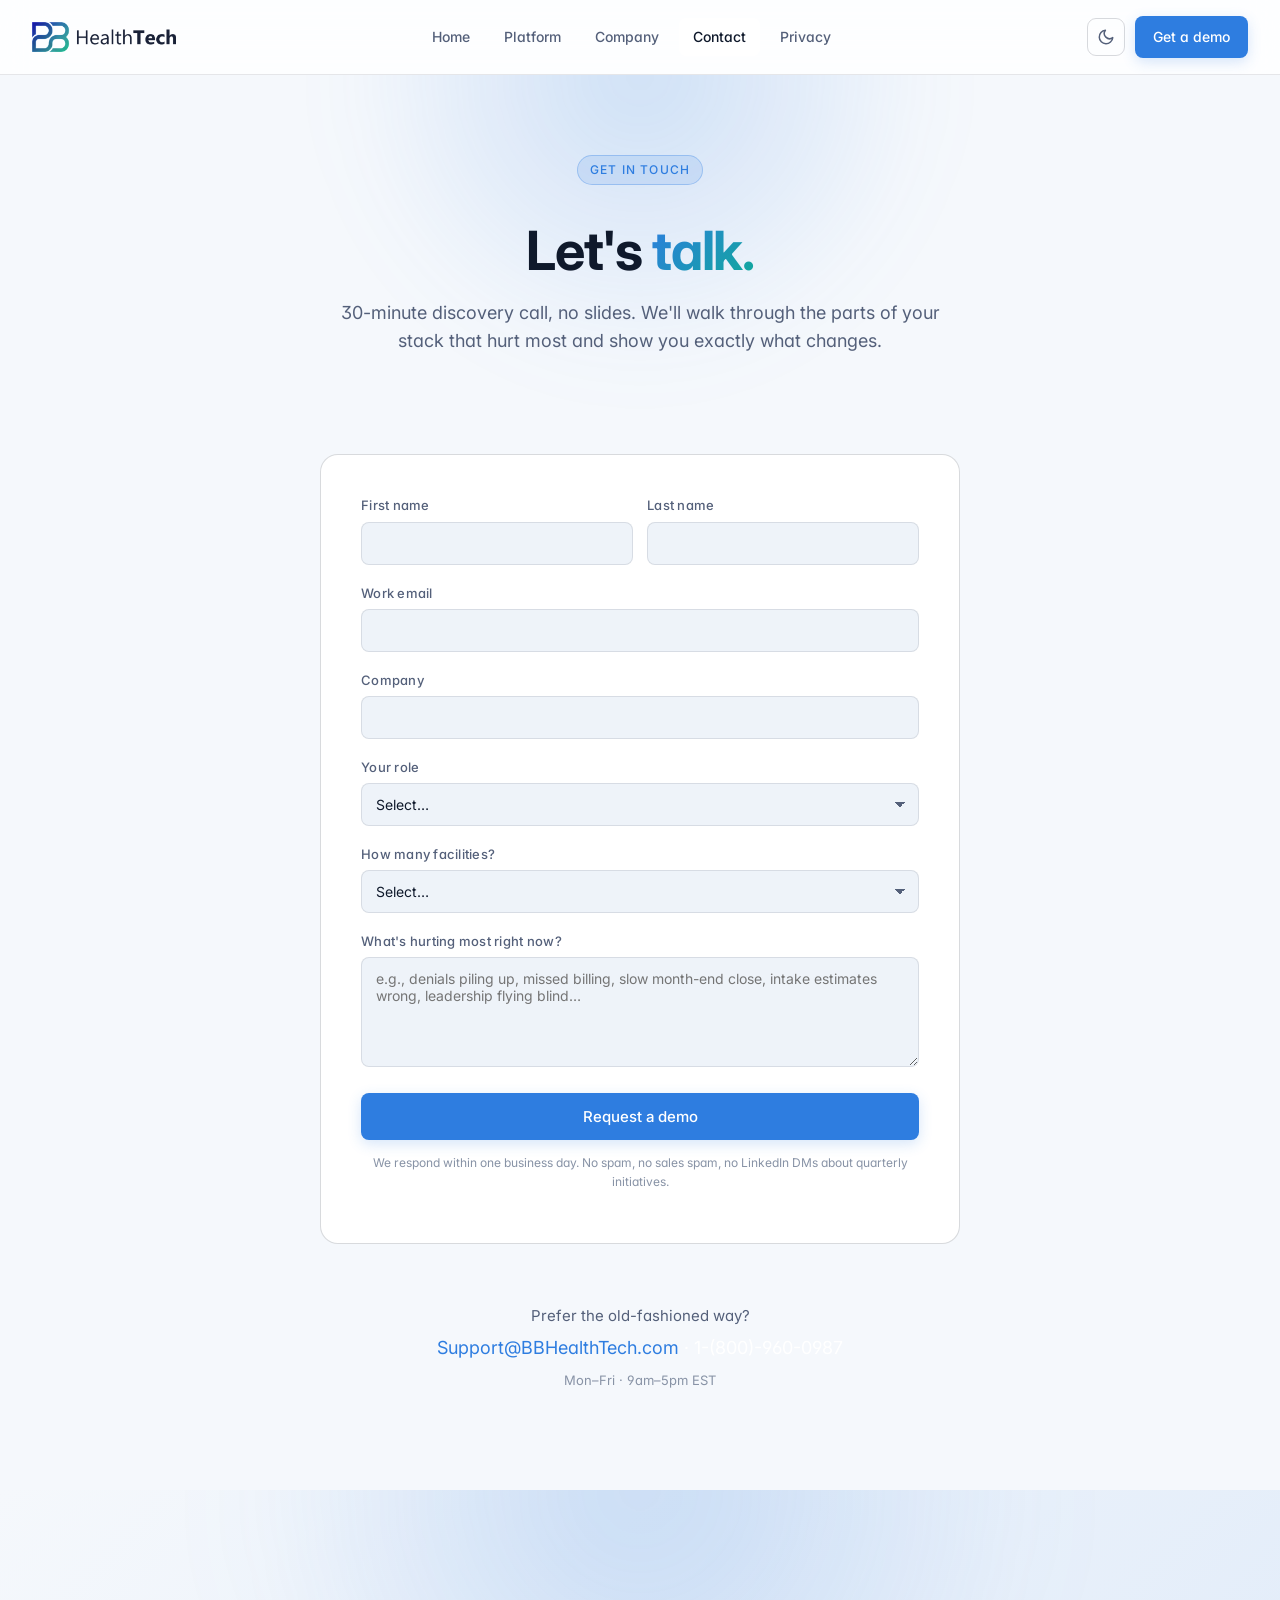
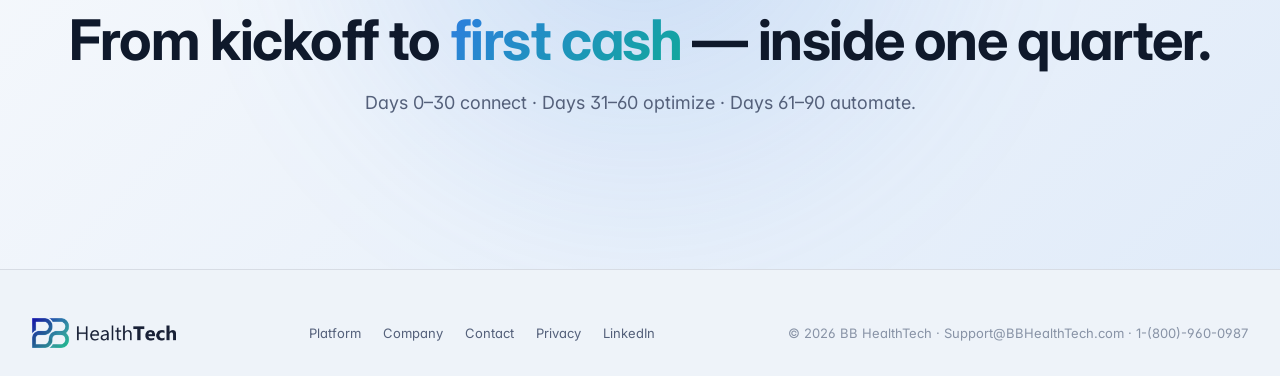
<file: contact.html>
<!doctype html>
<html lang="en">
<head>
<meta charset="utf-8">
<meta name="viewport" content="width=device-width,initial-scale=1">
<title>Contact / Get a demo — BB HealthTech</title>
<meta name="description" content="Schedule a 30-minute discovery call with BB HealthTech. No slides — we walk through the parts of your stack that hurt most.">
<link rel="canonical" href="https://www.bbhealthtech.com/contact.html">
<script>try{var t=localStorage.getItem("bbht-theme");document.documentElement.setAttribute("data-theme",t==="dark"?"dark":"light");}catch(e){document.documentElement.setAttribute("data-theme","light");}</script>
<link rel="stylesheet" href="styles.css?v=18">
<link href="https://fonts.googleapis.com/css2?family=Inter:wght@400;500;600;700&display=swap" rel="stylesheet">
<script src="theme.js" defer></script>
</head>
<body>

<nav>
  <div class="nav-inner">
    <a href="/" class="logo" aria-label="BB HealthTech home"><img class="logo-img" alt="BB HealthTech" onerror="bbhtLogoFallback(this)"><span class="logo-fallback" aria-hidden="true"></span></a>
    <div class="nav-links">
      <a href="index.html">Home</a>
      <a href="platform.html">Platform</a>
      <a href="company.html">Company</a>
      <a href="contact.html" class="active">Contact</a>
      <a href="privacy.html">Privacy</a>
    </div>
    <div class="nav-cta">
      <button class="theme-toggle" type="button" aria-label="Toggle theme"></button>
      <a class="btn btn-primary" href="#demo-form">Get a demo</a>
    </div>
  </div>
</nav>

<header class="page-hero">
  <div class="container">
    <span class="eyebrow-pill">Get in touch</span>
    <h1>Let's <span class="grad">talk.</span></h1>
    <p>30-minute discovery call, no slides. We'll walk through the parts of your stack that hurt most and show you exactly what changes.</p>
  </div>
</header>

<section style="padding-top:40px" id="demo-form">
  <div class="container">
    <div class="form-wrap">
      <!--
        TODO post-launch: replace the form action with a real handler.
        Recommended path: Formspree (https://formspree.io/) free tier — set action to your form endpoint.
        Until then, the form uses mailto: as a fallback so it works the moment the site goes live.
      -->
      <form action="mailto:Support@BBHealthTech.com" method="post" enctype="text/plain">
        <div class="form-row two">
          <div class="form-row">
            <label for="first">First name</label>
            <input type="text" id="first" name="first_name" required autocomplete="given-name">
          </div>
          <div class="form-row">
            <label for="last">Last name</label>
            <input type="text" id="last" name="last_name" required autocomplete="family-name">
          </div>
        </div>
        <div class="form-row">
          <label for="email">Work email</label>
          <input type="email" id="email" name="email" required autocomplete="email">
        </div>
        <div class="form-row">
          <label for="company">Company</label>
          <input type="text" id="company" name="company" required autocomplete="organization">
        </div>
        <div class="form-row">
          <label for="role">Your role</label>
          <select id="role" name="role" required>
            <option value="" disabled selected>Select…</option>
            <option>CEO / Founder</option>
            <option>CFO / VP Finance</option>
            <option>COO / VP Operations</option>
            <option>VP / Director, Revenue Cycle</option>
            <option>VP / Director, Clinical / Intake</option>
            <option>Other</option>
          </select>
        </div>
        <div class="form-row">
          <label for="facilities">How many facilities?</label>
          <select id="facilities" name="facilities">
            <option value="" disabled selected>Select…</option>
            <option>1 facility</option>
            <option>2–5 facilities</option>
            <option>6–15 facilities</option>
            <option>16–50 facilities</option>
            <option>50+ facilities</option>
            <option>Billing co. / advisor</option>
          </select>
        </div>
        <div class="form-row">
          <label for="msg">What's hurting most right now?</label>
          <textarea id="msg" name="message" placeholder="e.g., denials piling up, missed billing, slow month-end close, intake estimates wrong, leadership flying blind…"></textarea>
        </div>
        <button type="submit" class="btn btn-primary btn-lg" style="width:100%;justify-content:center;margin-top:8px">Request a demo</button>
        <p class="form-fine">We respond within one business day. No spam, no sales spam, no LinkedIn DMs about quarterly initiatives.</p>
      </form>
    </div>

    <div style="text-align:center;margin-top:60px;color:var(--text-2);font-size:15px">
      <p style="margin:0 0 6px">Prefer the old-fashioned way?</p>
      <p style="margin:0;font-size:18px;color:#fff">
        <a href="mailto:Support@BBHealthTech.com" style="color:var(--cyan)">Support@BBHealthTech.com</a> · 1-(800)-960-0987
      </p>
      <p style="margin:8px 0 0;font-size:13px;color:var(--text-3)">Mon–Fri · 9am–5pm EST</p>
    </div>
  </div>
</section>

<section class="cta">
  <div class="container cta-inner">
    <h2>From kickoff to <span class="grad">first cash</span> — inside one quarter.</h2>
    <p>Days 0–30 connect · Days 31–60 optimize · Days 61–90 automate.</p>
  </div>
</section>

<footer>
  <div class="container foot">
    <div class="logo"><img class="logo-img" alt="BB HealthTech" onerror="bbhtLogoFallback(this)"><span class="logo-fallback" aria-hidden="true"></span></div>
    <div class="foot-links">
      <a href="platform.html">Platform</a>
      <a href="company.html">Company</a>
      <a href="contact.html">Contact</a>
      <a href="privacy.html">Privacy</a>
      <a href="https://www.linkedin.com/company/bbhealthtech/" target="_blank" rel="noopener">LinkedIn</a>
    </div>
    <div>© 2026 BB HealthTech · Support@BBHealthTech.com · 1-(800)-960-0987</div>
  </div>
</footer>

</body>
</html>
</file>
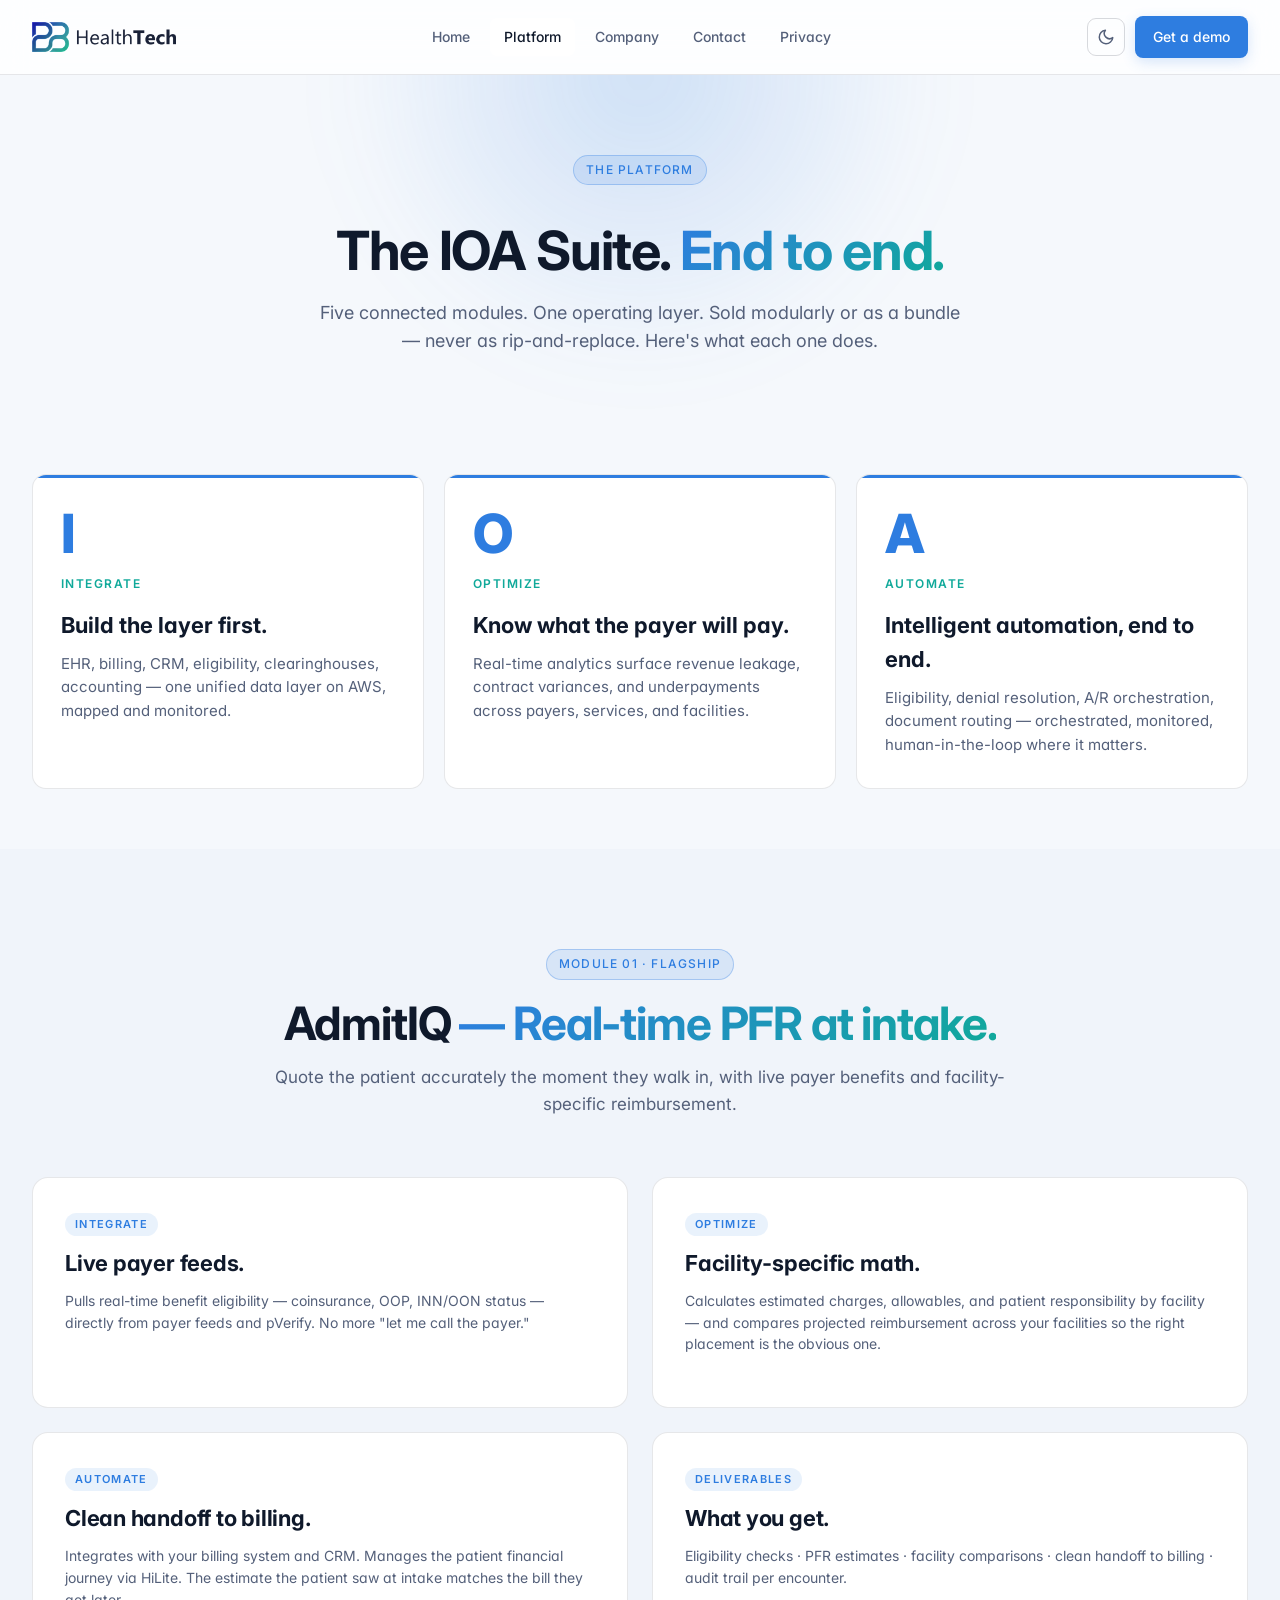
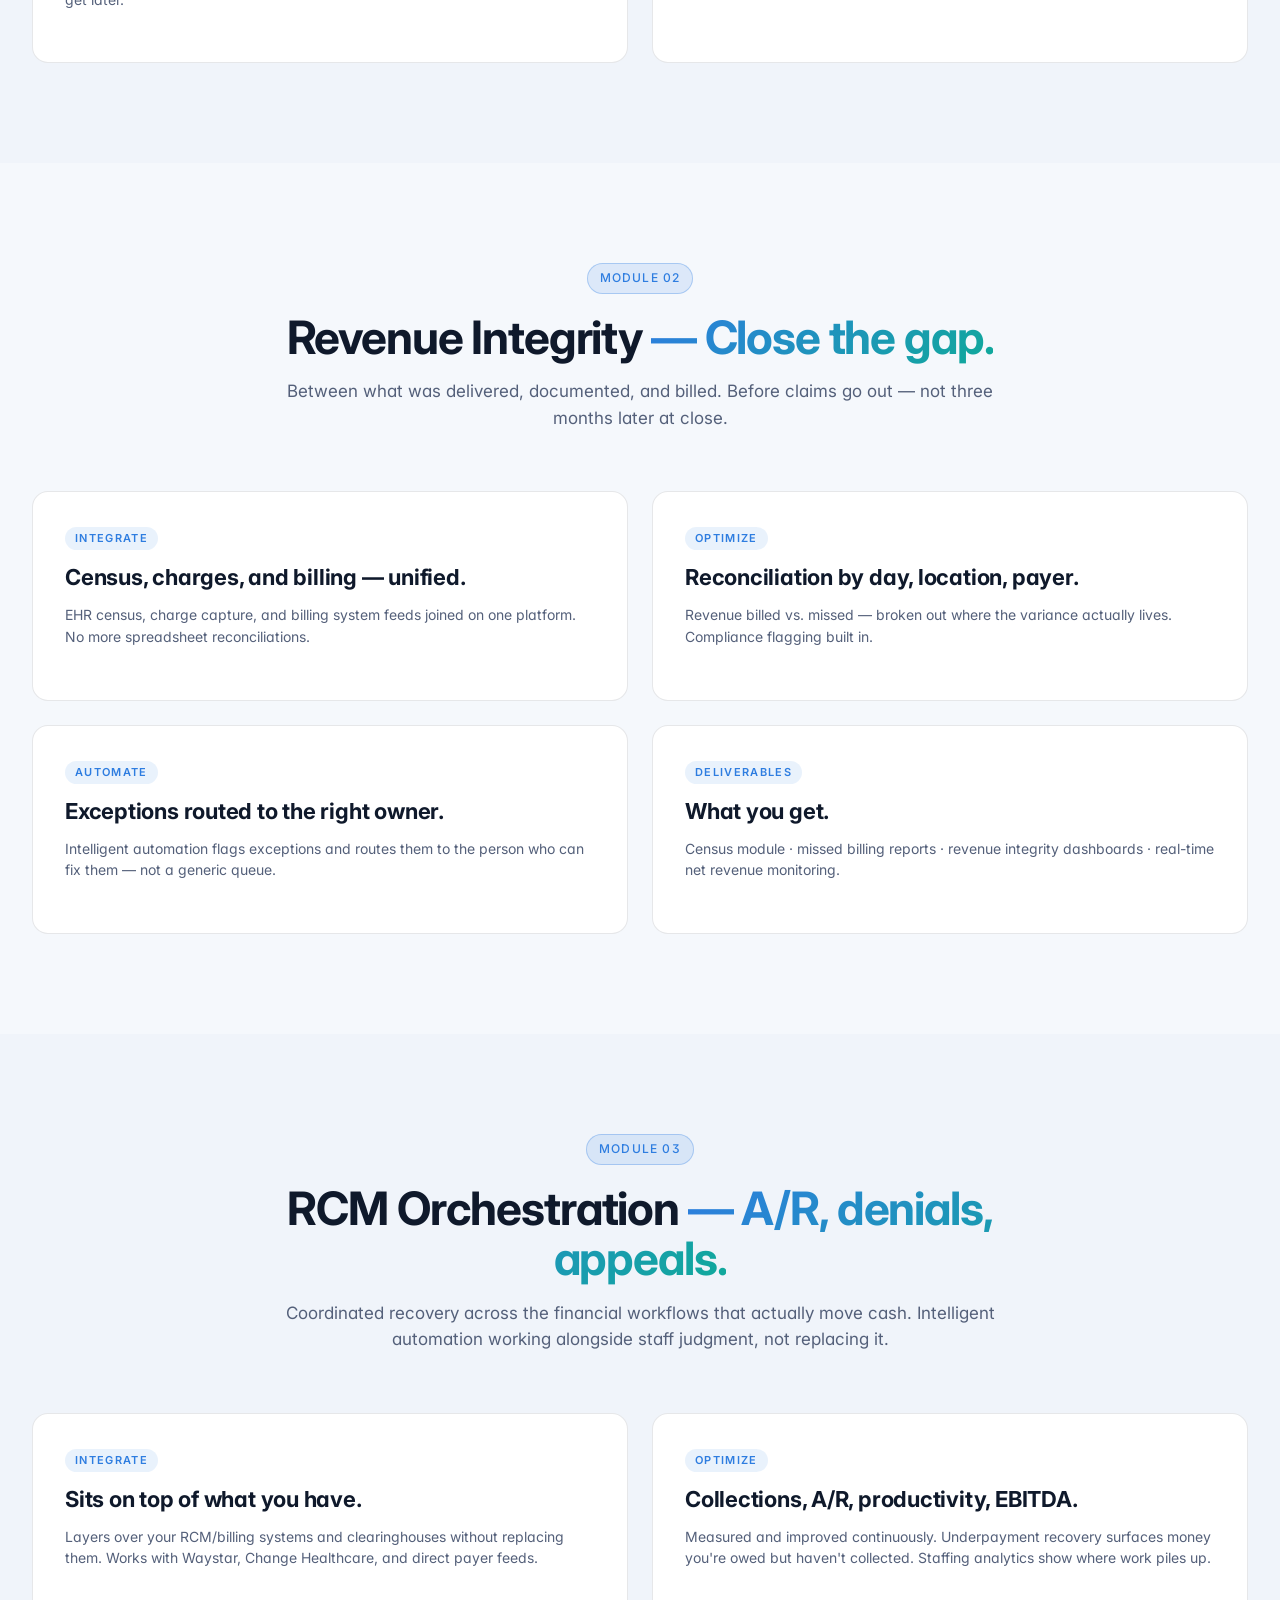
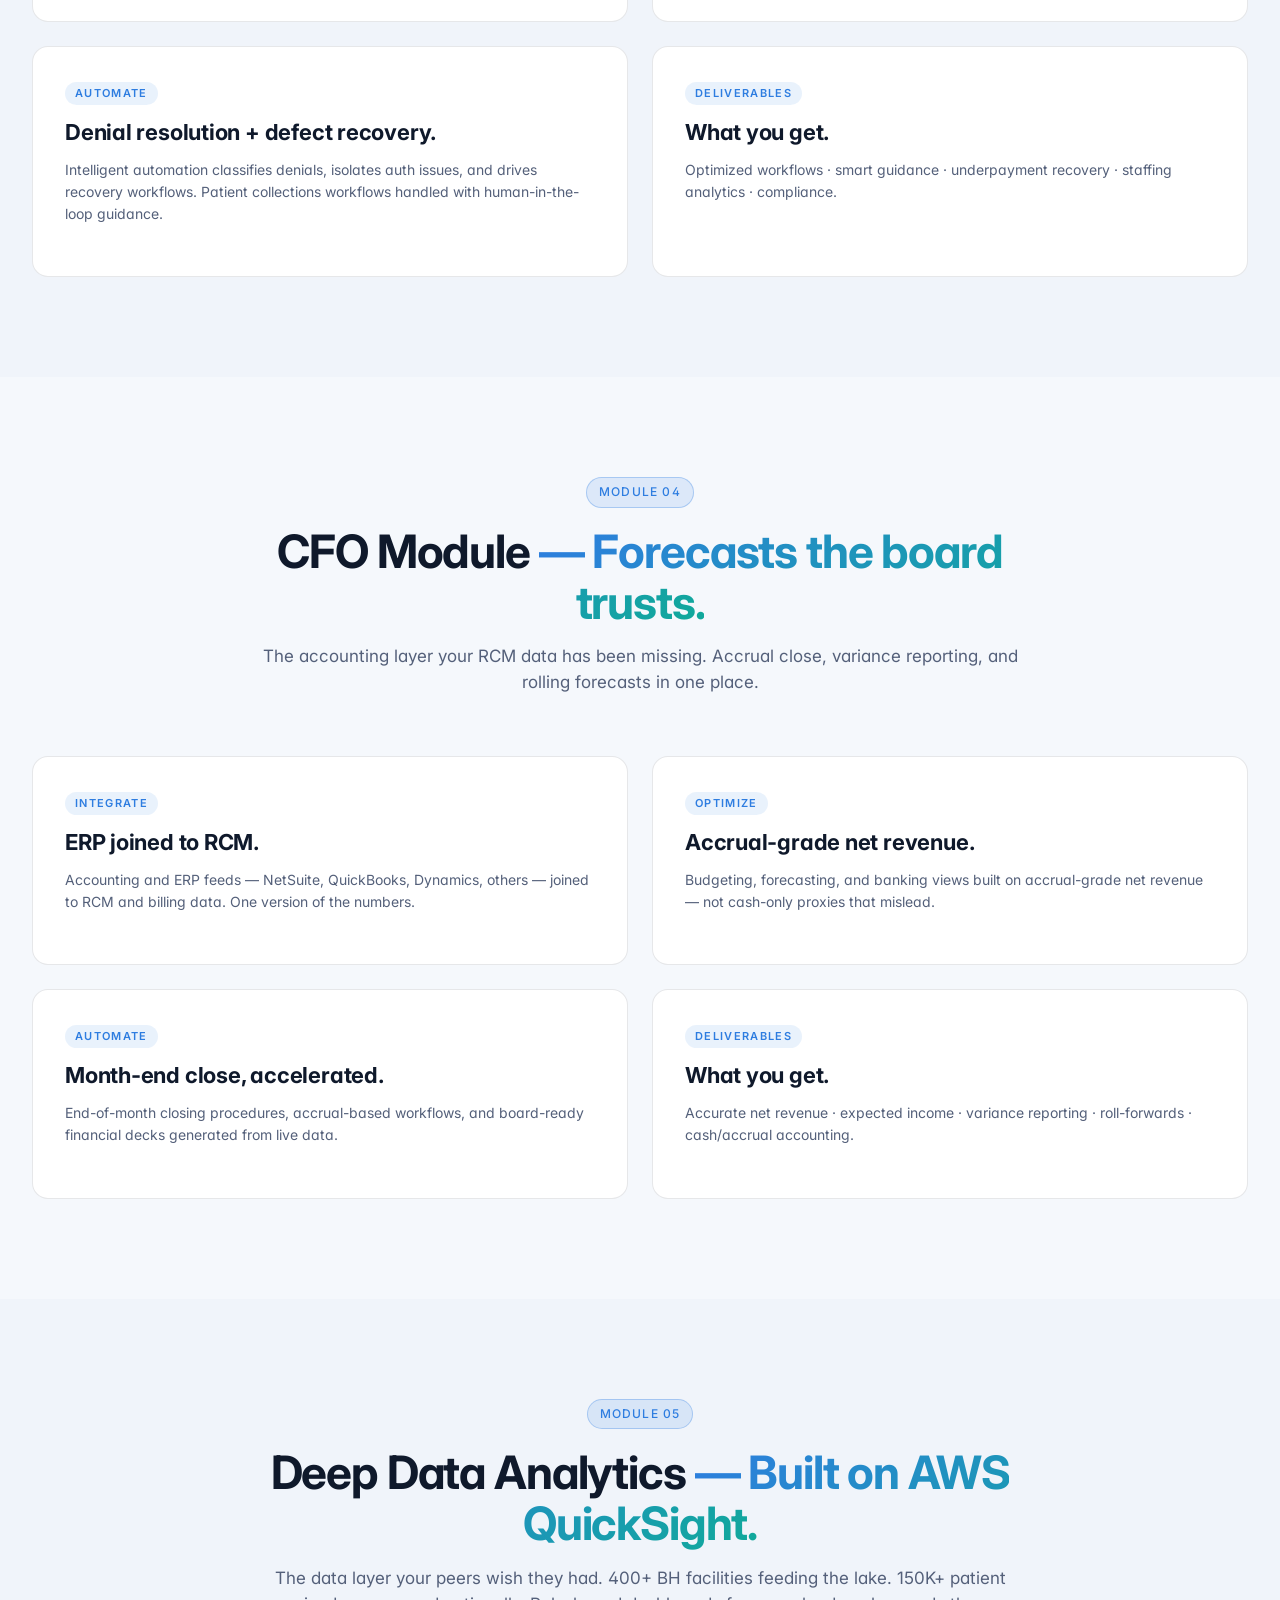
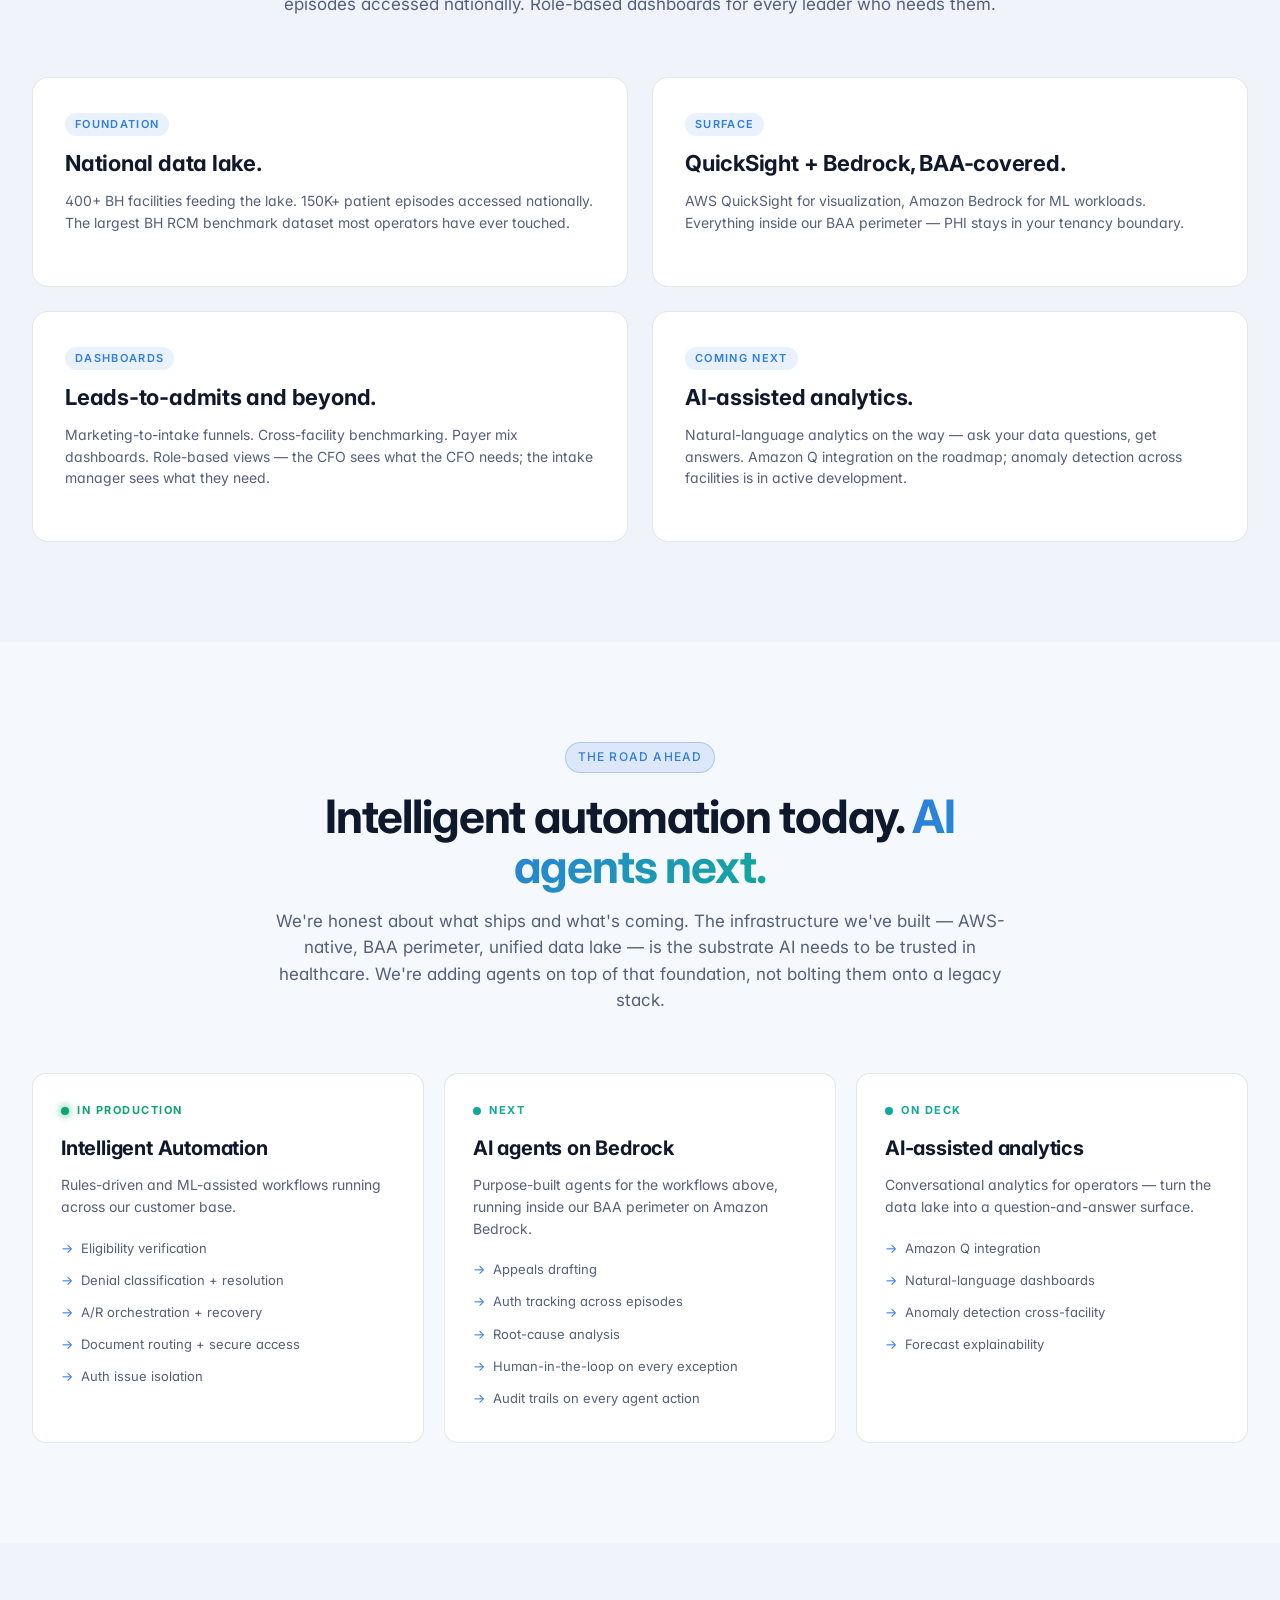
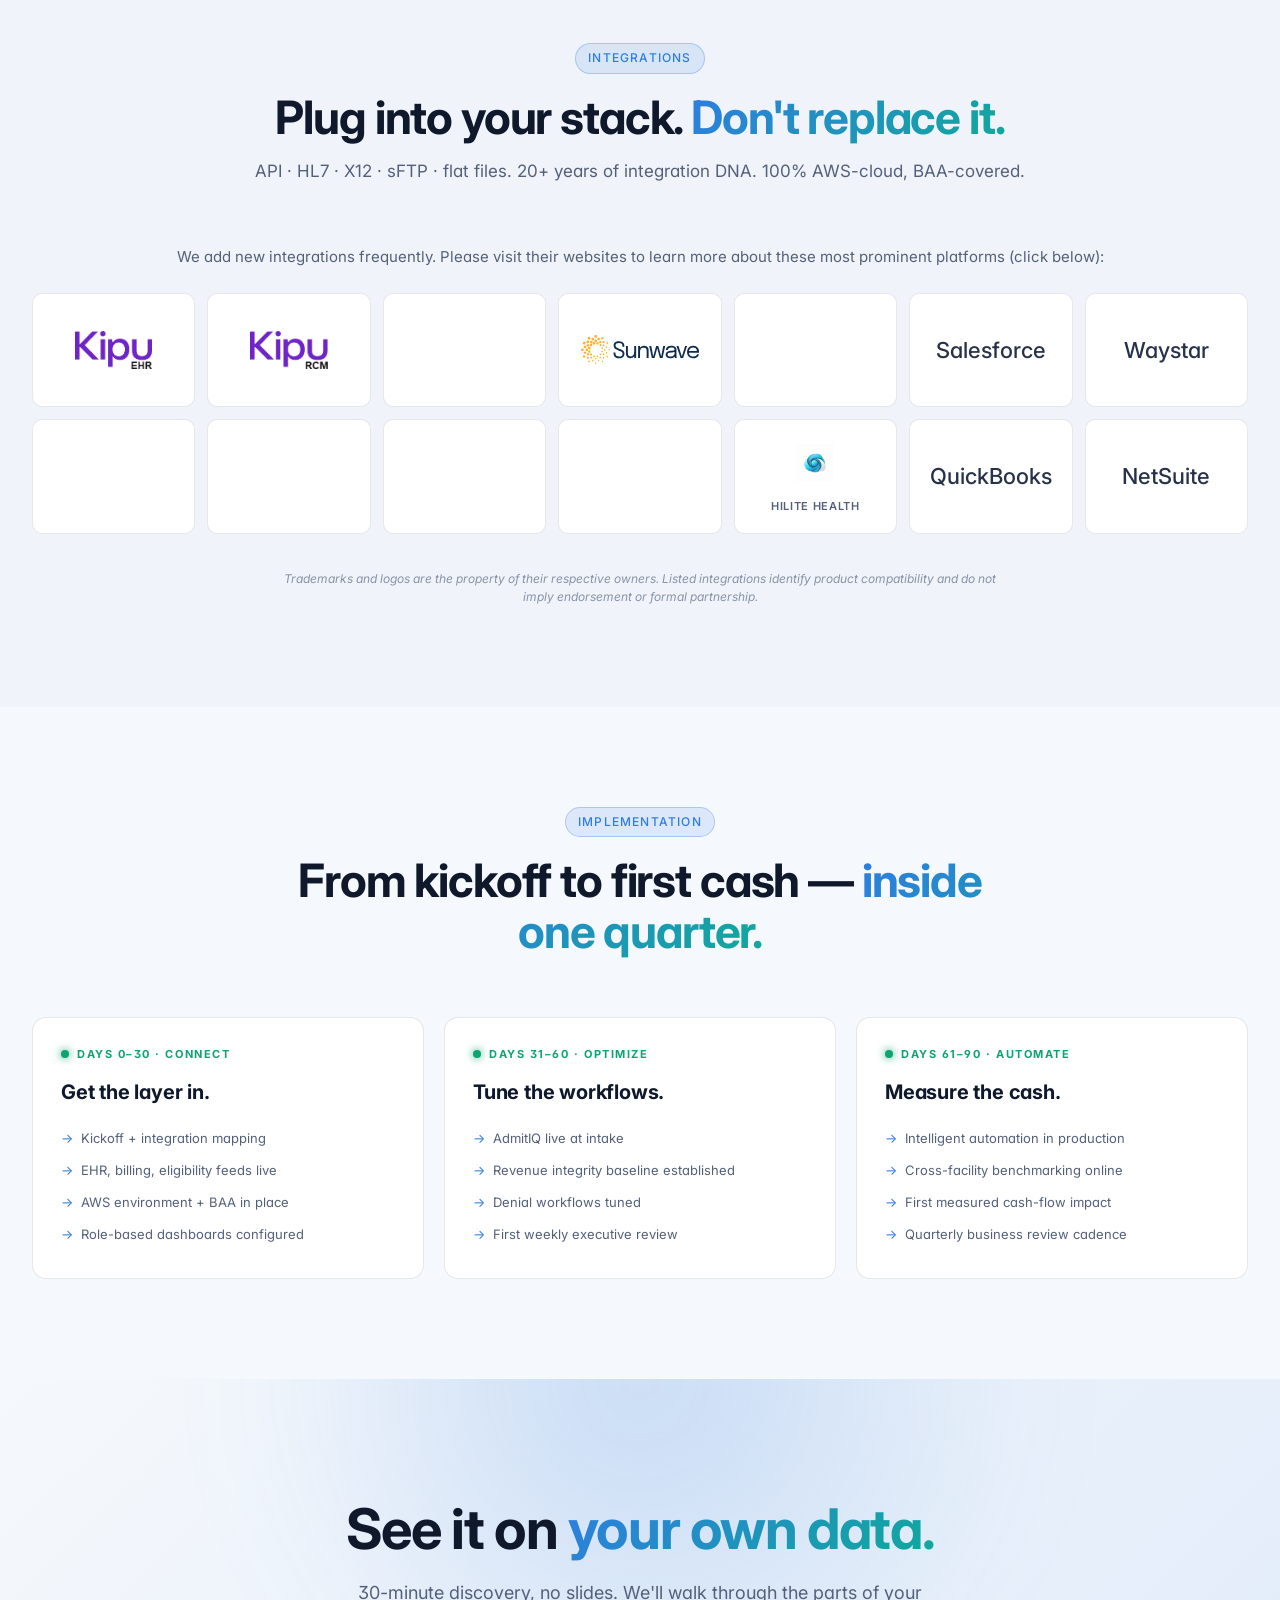
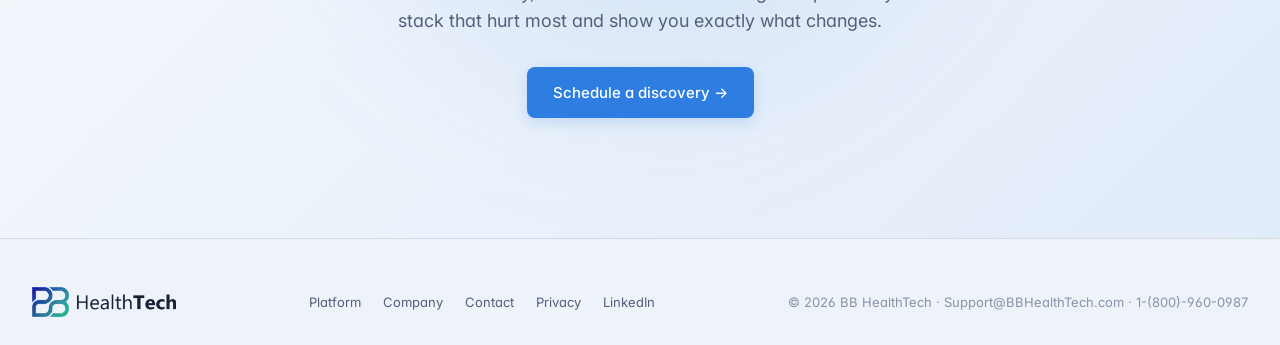
<file: platform.html>
<!doctype html>
<html lang="en">
<head>
<meta charset="utf-8">
<meta name="viewport" content="width=device-width,initial-scale=1">
<title>Platform — The IOA Suite | BB HealthTech</title>
<meta name="description" content="The IOA Suite from BB HealthTech: AdmitIQ, Revenue Integrity, RCM Orchestration, CFO Module, and Deep Data Analytics on AWS QuickSight. Built for mid-market behavioral health.">
<link rel="canonical" href="https://www.bbhealthtech.com/platform.html">
<script>try{var t=localStorage.getItem("bbht-theme");document.documentElement.setAttribute("data-theme",t==="dark"?"dark":"light");}catch(e){document.documentElement.setAttribute("data-theme","light");}</script>
<link rel="stylesheet" href="styles.css?v=18">
<link href="https://fonts.googleapis.com/css2?family=Inter:wght@400;500;600;700&display=swap" rel="stylesheet">
<script src="theme.js" defer></script>
</head>
<body>

<nav>
  <div class="nav-inner">
    <a href="/" class="logo" aria-label="BB HealthTech home"><img class="logo-img" alt="BB HealthTech" onerror="bbhtLogoFallback(this)"><span class="logo-fallback" aria-hidden="true"></span></a>
    <div class="nav-links">
      <a href="index.html">Home</a>
      <a href="platform.html" class="active">Platform</a>
      <a href="company.html">Company</a>
      <a href="contact.html">Contact</a>
      <a href="privacy.html">Privacy</a>
    </div>
    <div class="nav-cta">
      <button class="theme-toggle" type="button" aria-label="Toggle theme"></button>
      <a class="btn btn-primary" href="contact.html">Get a demo</a>
    </div>
  </div>
</nav>

<header class="page-hero">
  <div class="container">
    <span class="eyebrow-pill">The Platform</span>
    <h1>The IOA Suite. <span class="grad">End to end.</span></h1>
    <p>Five connected modules. One operating layer. Sold modularly or as a bundle — never as rip-and-replace. Here's what each one does.</p>
  </div>
</header>

<!-- IOA framework recap -->
<section style="padding:60px 0">
  <div class="container">
    <div class="ioa-grid">
      <div class="ioa-card">
        <div class="letter">I</div>
        <div class="sub">Integrate</div>
        <h3>Build the layer first.</h3>
        <p>EHR, billing, CRM, eligibility, clearinghouses, accounting — one unified data layer on AWS, mapped and monitored.</p>
      </div>
      <div class="ioa-card">
        <div class="letter">O</div>
        <div class="sub">Optimize</div>
        <h3>Know what the payer will pay.</h3>
        <p>Real-time analytics surface revenue leakage, contract variances, and underpayments across payers, services, and facilities.</p>
      </div>
      <div class="ioa-card">
        <div class="letter">A</div>
        <div class="sub">Automate</div>
        <h3>Intelligent automation, end to end.</h3>
        <p>Eligibility, denial resolution, A/R orchestration, document routing — orchestrated, monitored, human-in-the-loop where it matters.</p>
      </div>
    </div>
  </div>
</section>

<!-- MODULE 01: ADMITIQ -->
<section class="ioa-frame" id="admitiq">
  <div class="container">
    <div class="section-head">
      <span class="eyebrow">Module 01 · Flagship</span>
      <h2>AdmitIQ <span class="grad">— Real-time PFR at intake.</span></h2>
      <p>Quote the patient accurately the moment they walk in, with live payer benefits and facility-specific reimbursement.</p>
    </div>
    <div class="features">
      <div class="feature">
        <span class="badge">Integrate</span>
        <h3>Live payer feeds.</h3>
        <p>Pulls real-time benefit eligibility — coinsurance, OOP, INN/OON status — directly from payer feeds and pVerify. No more "let me call the payer."</p>
      </div>
      <div class="feature">
        <span class="badge">Optimize</span>
        <h3>Facility-specific math.</h3>
        <p>Calculates estimated charges, allowables, and patient responsibility by facility — and compares projected reimbursement across your facilities so the right placement is the obvious one.</p>
      </div>
      <div class="feature">
        <span class="badge">Automate</span>
        <h3>Clean handoff to billing.</h3>
        <p>Integrates with your billing system and CRM. Manages the patient financial journey via HiLite. The estimate the patient saw at intake matches the bill they get later.</p>
      </div>
      <div class="feature">
        <span class="badge">Deliverables</span>
        <h3>What you get.</h3>
        <p>Eligibility checks · PFR estimates · facility comparisons · clean handoff to billing · audit trail per encounter.</p>
      </div>
    </div>
  </div>
</section>

<!-- MODULE 02: REVENUE INTEGRITY -->
<section id="revenue-integrity">
  <div class="container">
    <div class="section-head">
      <span class="eyebrow">Module 02</span>
      <h2>Revenue Integrity <span class="grad">— Close the gap.</span></h2>
      <p>Between what was delivered, documented, and billed. Before claims go out — not three months later at close.</p>
    </div>
    <div class="features">
      <div class="feature">
        <span class="badge">Integrate</span>
        <h3>Census, charges, and billing — unified.</h3>
        <p>EHR census, charge capture, and billing system feeds joined on one platform. No more spreadsheet reconciliations.</p>
      </div>
      <div class="feature">
        <span class="badge">Optimize</span>
        <h3>Reconciliation by day, location, payer.</h3>
        <p>Revenue billed vs. missed — broken out where the variance actually lives. Compliance flagging built in.</p>
      </div>
      <div class="feature">
        <span class="badge">Automate</span>
        <h3>Exceptions routed to the right owner.</h3>
        <p>Intelligent automation flags exceptions and routes them to the person who can fix them — not a generic queue.</p>
      </div>
      <div class="feature">
        <span class="badge">Deliverables</span>
        <h3>What you get.</h3>
        <p>Census module · missed billing reports · revenue integrity dashboards · real-time net revenue monitoring.</p>
      </div>
    </div>
  </div>
</section>

<!-- MODULE 03: ORCHESTRATION -->
<section class="ioa-frame" id="orchestration">
  <div class="container">
    <div class="section-head">
      <span class="eyebrow">Module 03</span>
      <h2>RCM Orchestration <span class="grad">— A/R, denials, appeals.</span></h2>
      <p>Coordinated recovery across the financial workflows that actually move cash. Intelligent automation working alongside staff judgment, not replacing it.</p>
    </div>
    <div class="features">
      <div class="feature">
        <span class="badge">Integrate</span>
        <h3>Sits on top of what you have.</h3>
        <p>Layers over your RCM/billing systems and clearinghouses without replacing them. Works with Waystar, Change Healthcare, and direct payer feeds.</p>
      </div>
      <div class="feature">
        <span class="badge">Optimize</span>
        <h3>Collections, A/R, productivity, EBITDA.</h3>
        <p>Measured and improved continuously. Underpayment recovery surfaces money you're owed but haven't collected. Staffing analytics show where work piles up.</p>
      </div>
      <div class="feature">
        <span class="badge">Automate</span>
        <h3>Denial resolution + defect recovery.</h3>
        <p>Intelligent automation classifies denials, isolates auth issues, and drives recovery workflows. Patient collections workflows handled with human-in-the-loop guidance.</p>
      </div>
      <div class="feature">
        <span class="badge">Deliverables</span>
        <h3>What you get.</h3>
        <p>Optimized workflows · smart guidance · underpayment recovery · staffing analytics · compliance.</p>
      </div>
    </div>
  </div>
</section>

<!-- MODULE 04: CFO MODULE -->
<section id="cfo">
  <div class="container">
    <div class="section-head">
      <span class="eyebrow">Module 04</span>
      <h2>CFO Module <span class="grad">— Forecasts the board trusts.</span></h2>
      <p>The accounting layer your RCM data has been missing. Accrual close, variance reporting, and rolling forecasts in one place.</p>
    </div>
    <div class="features">
      <div class="feature">
        <span class="badge">Integrate</span>
        <h3>ERP joined to RCM.</h3>
        <p>Accounting and ERP feeds — NetSuite, QuickBooks, Dynamics, others — joined to RCM and billing data. One version of the numbers.</p>
      </div>
      <div class="feature">
        <span class="badge">Optimize</span>
        <h3>Accrual-grade net revenue.</h3>
        <p>Budgeting, forecasting, and banking views built on accrual-grade net revenue — not cash-only proxies that mislead.</p>
      </div>
      <div class="feature">
        <span class="badge">Automate</span>
        <h3>Month-end close, accelerated.</h3>
        <p>End-of-month closing procedures, accrual-based workflows, and board-ready financial decks generated from live data.</p>
      </div>
      <div class="feature">
        <span class="badge">Deliverables</span>
        <h3>What you get.</h3>
        <p>Accurate net revenue · expected income · variance reporting · roll-forwards · cash/accrual accounting.</p>
      </div>
    </div>
  </div>
</section>

<!-- MODULE 05: DEEP ANALYTICS — PROMOTED -->
<section class="ioa-frame" id="analytics">
  <div class="container">
    <div class="section-head">
      <span class="eyebrow">Module 05</span>
      <h2>Deep Data Analytics <span class="grad">— Built on AWS QuickSight.</span></h2>
      <p>The data layer your peers wish they had. 400+ BH facilities feeding the lake. 150K+ patient episodes accessed nationally. Role-based dashboards for every leader who needs them.</p>
    </div>
    <div class="features">
      <div class="feature">
        <span class="badge">Foundation</span>
        <h3>National data lake.</h3>
        <p>400+ BH facilities feeding the lake. 150K+ patient episodes accessed nationally. The largest BH RCM benchmark dataset most operators have ever touched.</p>
      </div>
      <div class="feature">
        <span class="badge">Surface</span>
        <h3>QuickSight + Bedrock, BAA-covered.</h3>
        <p>AWS QuickSight for visualization, Amazon Bedrock for ML workloads. Everything inside our BAA perimeter — PHI stays in your tenancy boundary.</p>
      </div>
      <div class="feature">
        <span class="badge">Dashboards</span>
        <h3>Leads-to-admits and beyond.</h3>
        <p>Marketing-to-intake funnels. Cross-facility benchmarking. Payer mix dashboards. Role-based views — the CFO sees what the CFO needs; the intake manager sees what they need.</p>
      </div>
      <div class="feature">
        <span class="badge">Coming next</span>
        <h3>AI-assisted analytics.</h3>
        <p>Natural-language analytics on the way — ask your data questions, get answers. Amazon Q integration on the roadmap; anomaly detection across facilities is in active development.</p>
      </div>
    </div>
  </div>
</section>

<!-- AI Roadmap -->
<section id="ai-roadmap">
  <div class="container">
    <div class="section-head">
      <span class="eyebrow">The Road Ahead</span>
      <h2>Intelligent automation today. <span class="grad">AI agents next.</span></h2>
      <p>We're honest about what ships and what's coming. The infrastructure we've built — AWS-native, BAA perimeter, unified data lake — is the substrate AI needs to be trusted in healthcare. We're adding agents on top of that foundation, not bolting them onto a legacy stack.</p>
    </div>
    <div class="roadmap">
      <div class="rm-card now">
        <div class="when">In production</div>
        <h3>Intelligent Automation</h3>
        <p>Rules-driven and ML-assisted workflows running across our customer base.</p>
        <ul>
          <li>Eligibility verification</li>
          <li>Denial classification + resolution</li>
          <li>A/R orchestration + recovery</li>
          <li>Document routing + secure access</li>
          <li>Auth issue isolation</li>
        </ul>
      </div>
      <div class="rm-card">
        <div class="when">Next</div>
        <h3>AI agents on Bedrock</h3>
        <p>Purpose-built agents for the workflows above, running inside our BAA perimeter on Amazon Bedrock.</p>
        <ul>
          <li>Appeals drafting</li>
          <li>Auth tracking across episodes</li>
          <li>Root-cause analysis</li>
          <li>Human-in-the-loop on every exception</li>
          <li>Audit trails on every agent action</li>
        </ul>
      </div>
      <div class="rm-card">
        <div class="when">On deck</div>
        <h3>AI-assisted analytics</h3>
        <p>Conversational analytics for operators — turn the data lake into a question-and-answer surface.</p>
        <ul>
          <li>Amazon Q integration</li>
          <li>Natural-language dashboards</li>
          <li>Anomaly detection cross-facility</li>
          <li>Forecast explainability</li>
        </ul>
      </div>
    </div>
  </div>
</section>

<!-- INTEGRATIONS -->
<section class="integ-section">
  <div class="container">
    <div class="section-head">
      <span class="eyebrow">Integrations</span>
      <h2>Plug into your stack. <span class="grad">Don't replace it.</span></h2>
      <p>API · HL7 · X12 · sFTP · flat files. 20+ years of integration DNA. 100% AWS-cloud, BAA-covered.</p>
    </div>
    <p class="integ-intro">We add new integrations frequently. Please visit their websites to learn more about these most prominent platforms (click below):</p>
    <div class="integ-marquee">
      <a class="integ-chip" href="https://kipuhealth.com/" target="_blank" rel="noopener"><img src="logos/KIPU%20EHR.png" alt="Kipu EHR" onerror="this.remove()"></a>
      <a class="integ-chip" href="https://kipuhealth.com/" target="_blank" rel="noopener"><img src="logos/KIPU%20RCM.png" alt="Kipu RCM" onerror="this.remove()"></a>
      <a class="integ-chip" href="https://www.collaboratemd.com/" target="_blank" rel="noopener"><img src="https://www.collaboratemd.com/wp-content/uploads/2026/03/2026_CMDbyEH_Logo_Master_-by-EH-FullColor.png" alt="CollaborateMD" onerror="this.remove()"></a>
      <a class="integ-chip" href="https://sunwavehealth.com/" target="_blank" rel="noopener"><img src="logos/sunwave.svg" alt="Sunwave" onerror="this.remove()"></a>
      <a class="integ-chip" href="https://lightningstep.com/" target="_blank" rel="noopener"><img src="https://cdn.prod.website-files.com/67d82b611bf9d5cc71bb556d/67d843101156d984fc4d166d_ls-logo-header.svg" alt="Lightning Step" onerror="this.remove()"></a>
      <a class="integ-chip text-only" href="https://www.salesforce.com/" target="_blank" rel="noopener"><span class="name">Salesforce</span></a>
      <a class="integ-chip text-only" href="https://www.waystar.com/" target="_blank" rel="noopener"><span class="name">Waystar</span></a>
      <a class="integ-chip" href="https://www.advancedmd.com/" target="_blank" rel="noopener"><img src="https://www.advancedmd.com/wp-content/uploads/2026/03/advancedmd-logo-wordmark.svg" alt="AdvancedMD" onerror="this.remove()"></a>
      <a class="integ-chip" href="https://centralreach.com/" target="_blank" rel="noopener"><img src="https://centralreach.com/wp-content/uploads/2022/04/logo-centralreach.svg" alt="Central Reach" onerror="this.remove()"></a>
      <a class="integ-chip" href="https://www.ntst.com/" target="_blank" rel="noopener"><img src="https://www.ntst.com/-/media/logos/netsmart/logo-netsmart-color.svg" alt="Netsmart" onerror="this.remove()"></a>
      <a class="integ-chip" href="https://www.pverify.com/" target="_blank" rel="noopener"><img src="https://pverify.com/wp-content/uploads/2024/12/pVerify%E2%84%A2_Logo_Color.png" alt="pVerify" onerror="this.remove()"></a>
      <a class="integ-chip" href="https://hilitehealth.com/" target="_blank" rel="noopener"><img src="logos/hilite.png" alt="HiLite Health" onerror="this.remove()"><span class="name">HiLite Health</span></a>
      <a class="integ-chip text-only" href="https://quickbooks.intuit.com/" target="_blank" rel="noopener"><span class="name">QuickBooks</span></a>
      <a class="integ-chip text-only" href="https://www.netsuite.com/" target="_blank" rel="noopener"><span class="name">NetSuite</span></a>
    </div>
    <p class="integ-disclaimer">Trademarks and logos are the property of their respective owners. Listed integrations identify product compatibility and do not imply endorsement or formal partnership.</p>
  </div>
</section>

<!-- IMPLEMENTATION -->
<section>
  <div class="container">
    <div class="section-head">
      <span class="eyebrow">Implementation</span>
      <h2>From kickoff to first cash — <span class="grad">inside one quarter.</span></h2>
    </div>
    <div class="roadmap">
      <div class="rm-card now">
        <div class="when">Days 0–30 · Connect</div>
        <h3>Get the layer in.</h3>
        <ul>
          <li>Kickoff + integration mapping</li>
          <li>EHR, billing, eligibility feeds live</li>
          <li>AWS environment + BAA in place</li>
          <li>Role-based dashboards configured</li>
        </ul>
      </div>
      <div class="rm-card now">
        <div class="when">Days 31–60 · Optimize</div>
        <h3>Tune the workflows.</h3>
        <ul>
          <li>AdmitIQ live at intake</li>
          <li>Revenue integrity baseline established</li>
          <li>Denial workflows tuned</li>
          <li>First weekly executive review</li>
        </ul>
      </div>
      <div class="rm-card now">
        <div class="when">Days 61–90 · Automate</div>
        <h3>Measure the cash.</h3>
        <ul>
          <li>Intelligent automation in production</li>
          <li>Cross-facility benchmarking online</li>
          <li>First measured cash-flow impact</li>
          <li>Quarterly business review cadence</li>
        </ul>
      </div>
    </div>
  </div>
</section>

<!-- CTA -->
<section class="cta">
  <div class="container cta-inner">
    <h2>See it on <span class="grad">your own data.</span></h2>
    <p>30-minute discovery, no slides. We'll walk through the parts of your stack that hurt most and show you exactly what changes.</p>
    <a href="contact.html" class="btn btn-primary btn-lg">Schedule a discovery →</a>
  </div>
</section>

<footer>
  <div class="container foot">
    <div class="logo"><img class="logo-img" alt="BB HealthTech" onerror="bbhtLogoFallback(this)"><span class="logo-fallback" aria-hidden="true"></span></div>
    <div class="foot-links">
      <a href="platform.html">Platform</a>
      <a href="company.html">Company</a>
      <a href="contact.html">Contact</a>
      <a href="privacy.html">Privacy</a>
      <a href="https://www.linkedin.com/company/bbhealthtech/" target="_blank" rel="noopener">LinkedIn</a>
    </div>
    <div>© 2026 BB HealthTech · Support@BBHealthTech.com · 1-(800)-960-0987</div>
  </div>
</footer>

</body>
</html>
</file>
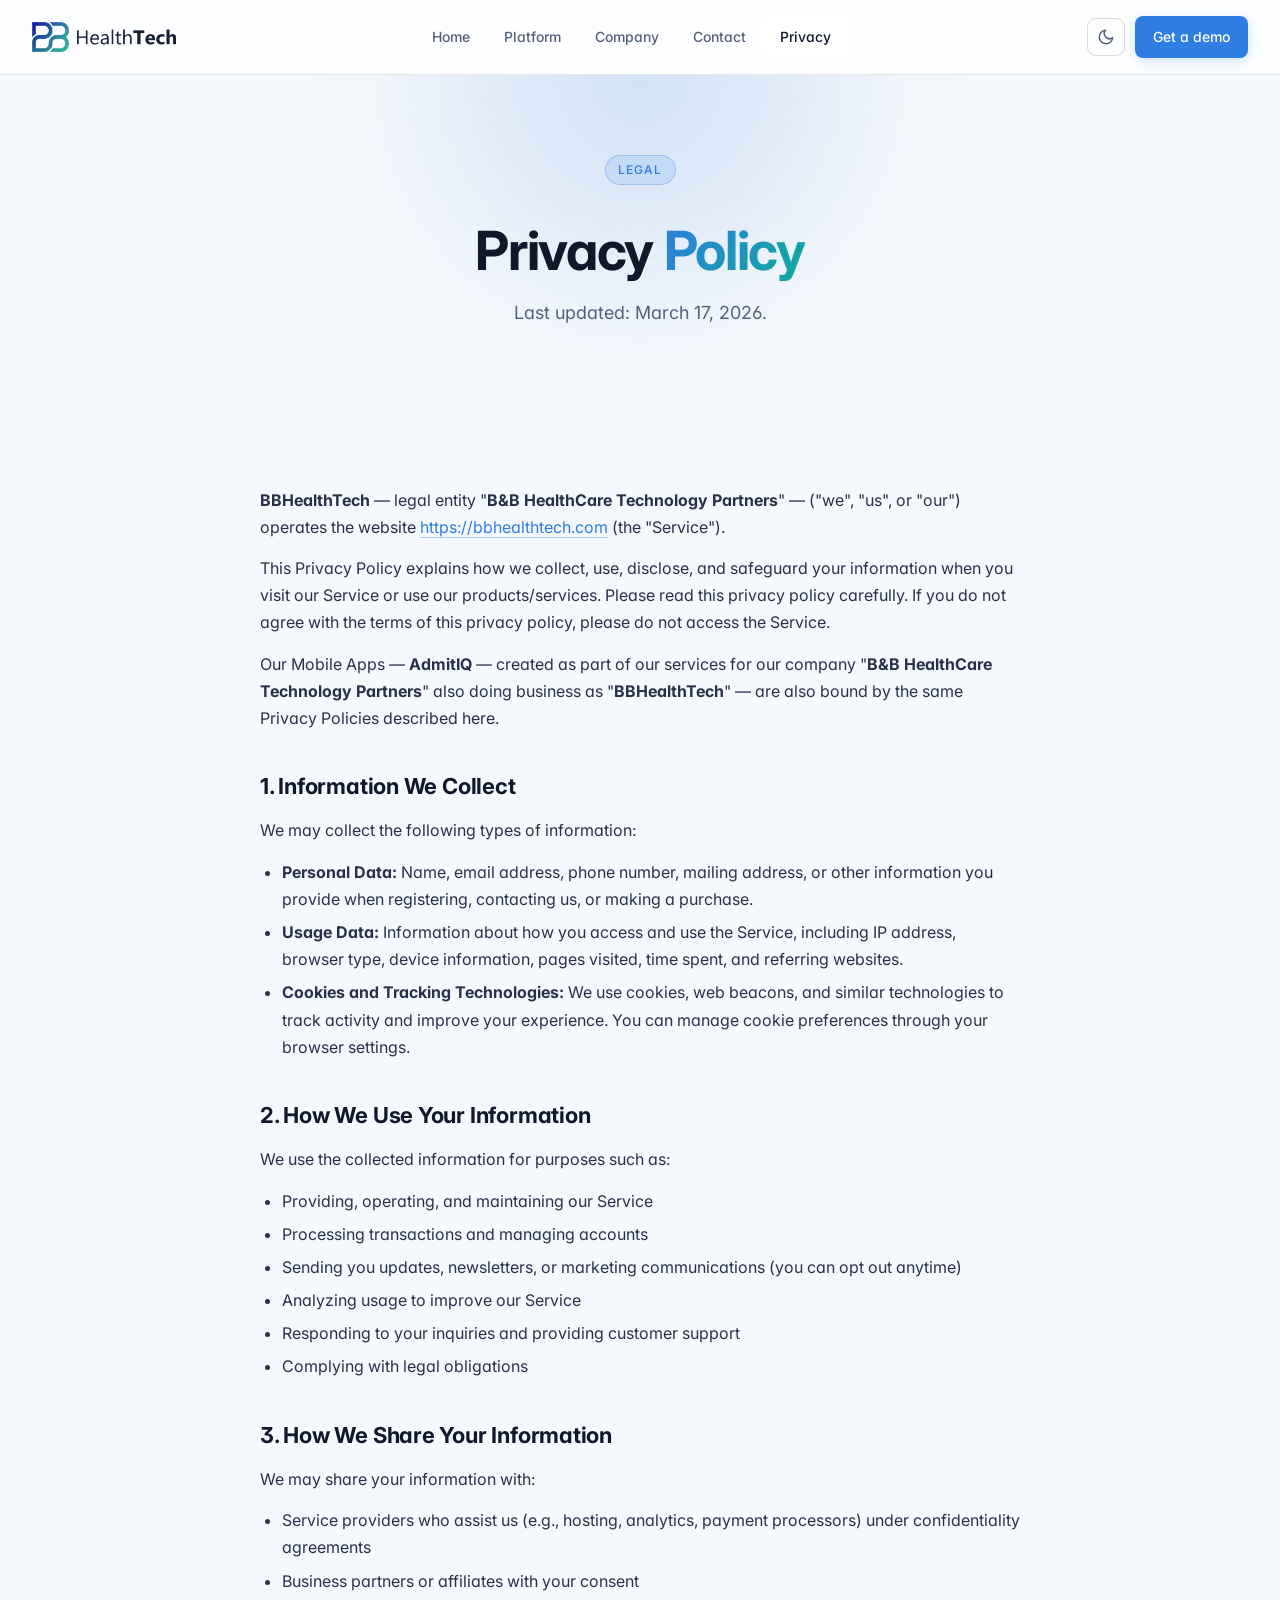
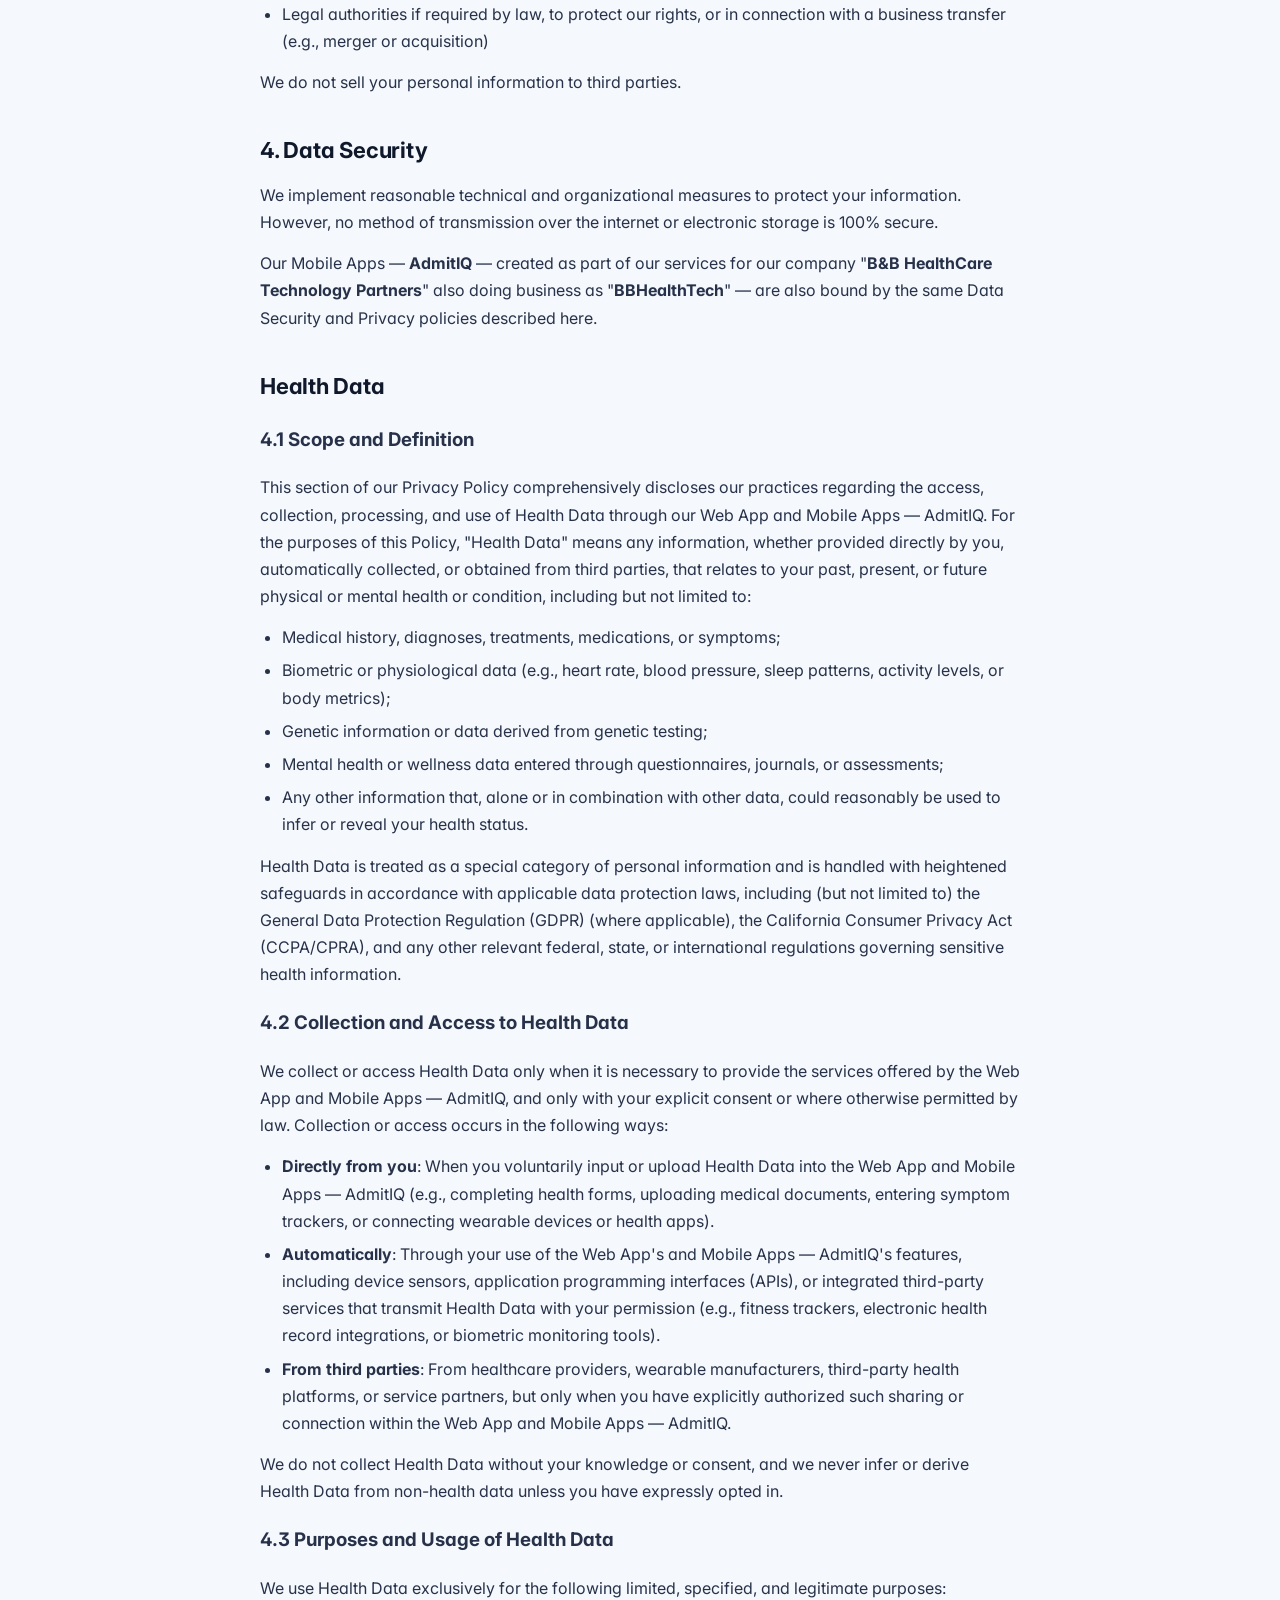
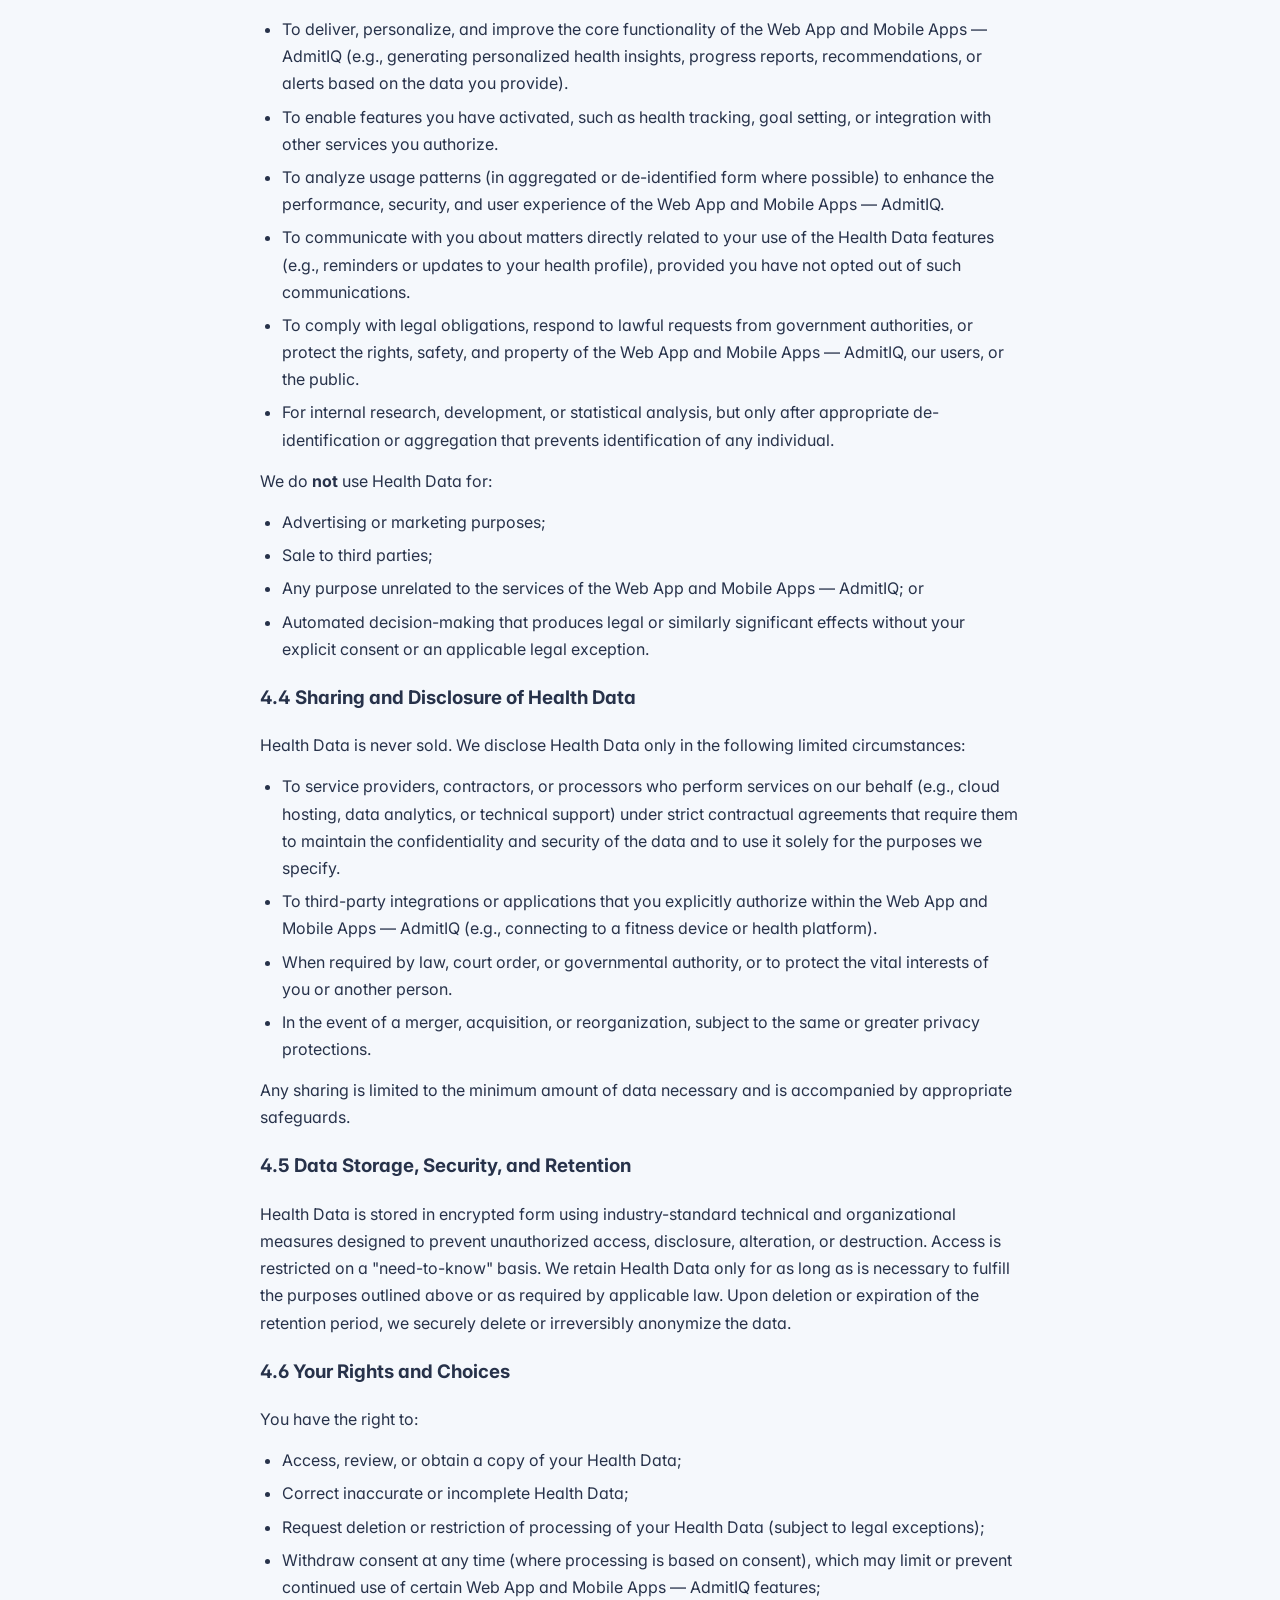
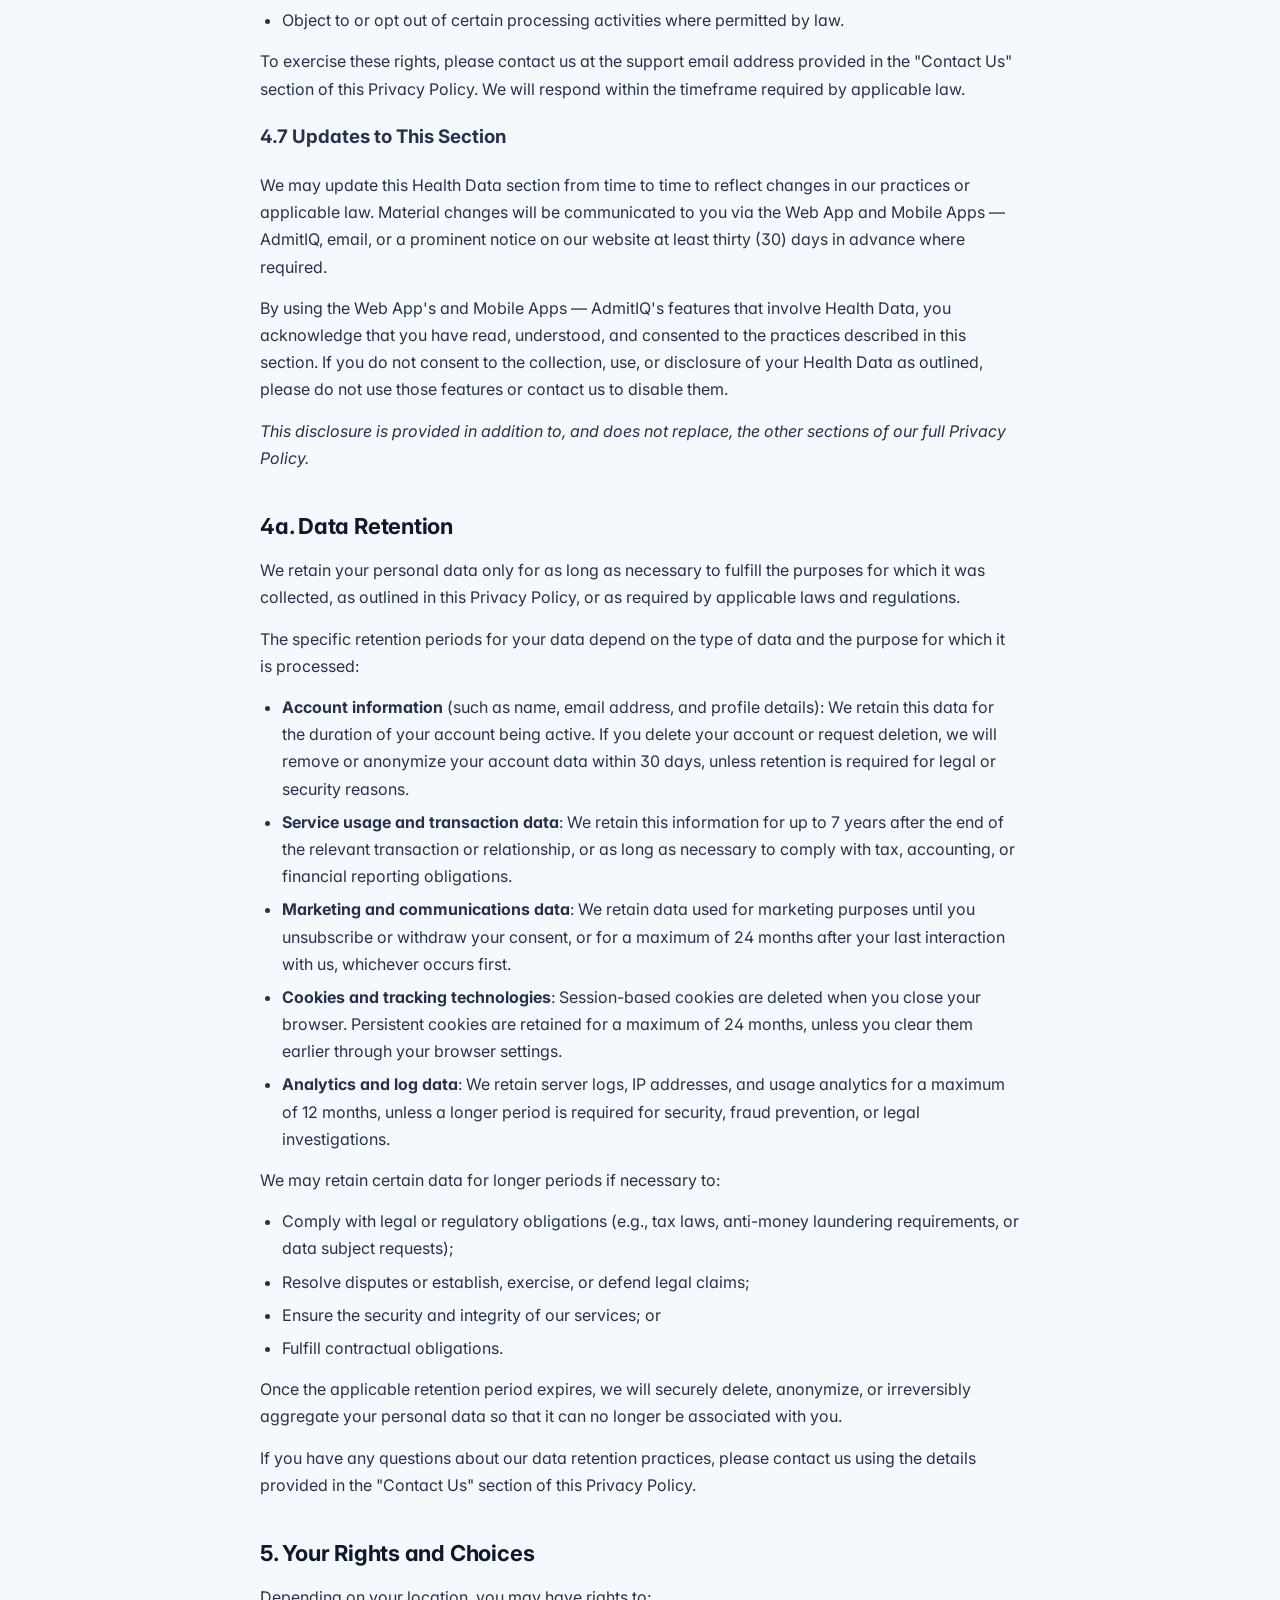
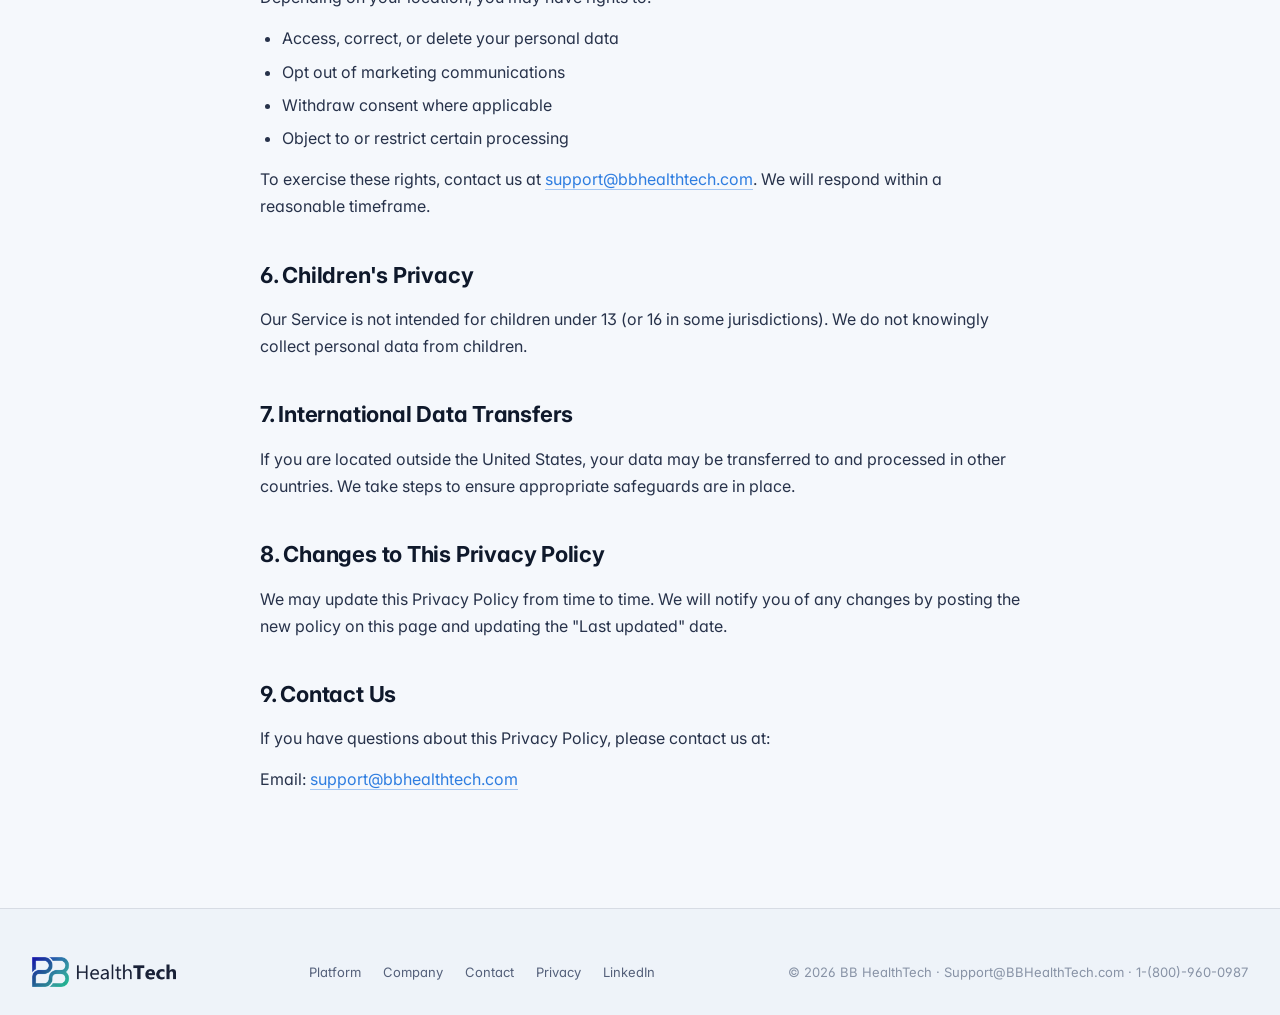
<file: privacy.html>
<!doctype html>
<html lang="en">
<head>
<meta charset="utf-8">
<meta name="viewport" content="width=device-width,initial-scale=1">
<title>Privacy Policy — BB HealthTech</title>
<meta name="description" content="Privacy Policy for BB HealthTech (BBHT) and the AdmitIQ mobile app. How we collect, use, share, and safeguard information — including Health Data.">
<meta name="robots" content="index,follow">
<link rel="canonical" href="https://www.bbhealthtech.com/privacy-policy/">
<script>try{var t=localStorage.getItem("bbht-theme");document.documentElement.setAttribute("data-theme",t==="dark"?"dark":"light");}catch(e){document.documentElement.setAttribute("data-theme","light");}</script>
<link rel="stylesheet" href="styles.css?v=18">
<link href="https://fonts.googleapis.com/css2?family=Inter:wght@400;500;600;700&display=swap" rel="stylesheet">
<script src="theme.js" defer></script>
</head>
<body>

<nav>
  <div class="nav-inner">
    <a href="/" class="logo" aria-label="BB HealthTech home"><img class="logo-img" alt="BB HealthTech" onerror="bbhtLogoFallback(this)"><span class="logo-fallback" aria-hidden="true"></span></a>
    <div class="nav-links">
      <a href="index.html">Home</a>
      <a href="platform.html">Platform</a>
      <a href="company.html">Company</a>
      <a href="contact.html">Contact</a>
      <a href="privacy.html" class="active">Privacy</a>
    </div>
    <div class="nav-cta">
      <button class="theme-toggle" type="button" aria-label="Toggle theme"></button>
      <a class="btn btn-primary" href="contact.html">Get a demo</a>
    </div>
  </div>
</nav>

<header class="page-hero">
  <div class="container">
    <span class="eyebrow-pill">Legal</span>
    <h1>Privacy <span class="grad">Policy</span></h1>
    <p>Last updated: March 17, 2026.</p>
  </div>
</header>

<section>
  <div class="narrow">
    <div class="legal-prose">

      <p><strong>BBHealthTech</strong> — legal entity "<strong>B&amp;B HealthCare Technology Partners</strong>" — ("we", "us", or "our") operates the website <a href="https://bbhealthtech.com">https://bbhealthtech.com</a> (the "Service").</p>

      <p>This Privacy Policy explains how we collect, use, disclose, and safeguard your information when you visit our Service or use our products/services. Please read this privacy policy carefully. If you do not agree with the terms of this privacy policy, please do not access the Service.</p>

      <p>Our Mobile Apps — <strong>AdmitIQ</strong> — created as part of our services for our company "<strong>B&amp;B HealthCare Technology Partners</strong>" also doing business as "<strong>BBHealthTech</strong>" — are also bound by the same Privacy Policies described here.</p>

      <h2>1. Information We Collect</h2>
      <p>We may collect the following types of information:</p>
      <ul>
        <li><strong>Personal Data:</strong> Name, email address, phone number, mailing address, or other information you provide when registering, contacting us, or making a purchase.</li>
        <li><strong>Usage Data:</strong> Information about how you access and use the Service, including IP address, browser type, device information, pages visited, time spent, and referring websites.</li>
        <li><strong>Cookies and Tracking Technologies:</strong> We use cookies, web beacons, and similar technologies to track activity and improve your experience. You can manage cookie preferences through your browser settings.</li>
      </ul>

      <h2>2. How We Use Your Information</h2>
      <p>We use the collected information for purposes such as:</p>
      <ul>
        <li>Providing, operating, and maintaining our Service</li>
        <li>Processing transactions and managing accounts</li>
        <li>Sending you updates, newsletters, or marketing communications (you can opt out anytime)</li>
        <li>Analyzing usage to improve our Service</li>
        <li>Responding to your inquiries and providing customer support</li>
        <li>Complying with legal obligations</li>
      </ul>

      <h2>3. How We Share Your Information</h2>
      <p>We may share your information with:</p>
      <ul>
        <li>Service providers who assist us (e.g., hosting, analytics, payment processors) under confidentiality agreements</li>
        <li>Business partners or affiliates with your consent</li>
        <li>Legal authorities if required by law, to protect our rights, or in connection with a business transfer (e.g., merger or acquisition)</li>
      </ul>
      <p>We do not sell your personal information to third parties.</p>

      <h2>4. Data Security</h2>
      <p>We implement reasonable technical and organizational measures to protect your information. However, no method of transmission over the internet or electronic storage is 100% secure.</p>

      <p>Our Mobile Apps — <strong>AdmitIQ</strong> — created as part of our services for our company "<strong>B&amp;B HealthCare Technology Partners</strong>" also doing business as "<strong>BBHealthTech</strong>" — are also bound by the same Data Security and Privacy policies described here.</p>

      <h2>Health Data</h2>

      <h3>4.1 Scope and Definition</h3>
      <p>This section of our Privacy Policy comprehensively discloses our practices regarding the access, collection, processing, and use of Health Data through our Web App and Mobile Apps — AdmitIQ. For the purposes of this Policy, "Health Data" means any information, whether provided directly by you, automatically collected, or obtained from third parties, that relates to your past, present, or future physical or mental health or condition, including but not limited to:</p>
      <ul>
        <li>Medical history, diagnoses, treatments, medications, or symptoms;</li>
        <li>Biometric or physiological data (e.g., heart rate, blood pressure, sleep patterns, activity levels, or body metrics);</li>
        <li>Genetic information or data derived from genetic testing;</li>
        <li>Mental health or wellness data entered through questionnaires, journals, or assessments;</li>
        <li>Any other information that, alone or in combination with other data, could reasonably be used to infer or reveal your health status.</li>
      </ul>
      <p>Health Data is treated as a special category of personal information and is handled with heightened safeguards in accordance with applicable data protection laws, including (but not limited to) the General Data Protection Regulation (GDPR) (where applicable), the California Consumer Privacy Act (CCPA/CPRA), and any other relevant federal, state, or international regulations governing sensitive health information.</p>

      <h3>4.2 Collection and Access to Health Data</h3>
      <p>We collect or access Health Data only when it is necessary to provide the services offered by the Web App and Mobile Apps — AdmitIQ, and only with your explicit consent or where otherwise permitted by law. Collection or access occurs in the following ways:</p>
      <ul>
        <li><strong>Directly from you</strong>: When you voluntarily input or upload Health Data into the Web App and Mobile Apps — AdmitIQ (e.g., completing health forms, uploading medical documents, entering symptom trackers, or connecting wearable devices or health apps).</li>
        <li><strong>Automatically</strong>: Through your use of the Web App's and Mobile Apps — AdmitIQ's features, including device sensors, application programming interfaces (APIs), or integrated third-party services that transmit Health Data with your permission (e.g., fitness trackers, electronic health record integrations, or biometric monitoring tools).</li>
        <li><strong>From third parties</strong>: From healthcare providers, wearable manufacturers, third-party health platforms, or service partners, but only when you have explicitly authorized such sharing or connection within the Web App and Mobile Apps — AdmitIQ.</li>
      </ul>
      <p>We do not collect Health Data without your knowledge or consent, and we never infer or derive Health Data from non-health data unless you have expressly opted in.</p>

      <h3>4.3 Purposes and Usage of Health Data</h3>
      <p>We use Health Data exclusively for the following limited, specified, and legitimate purposes:</p>
      <ul>
        <li>To deliver, personalize, and improve the core functionality of the Web App and Mobile Apps — AdmitIQ (e.g., generating personalized health insights, progress reports, recommendations, or alerts based on the data you provide).</li>
        <li>To enable features you have activated, such as health tracking, goal setting, or integration with other services you authorize.</li>
        <li>To analyze usage patterns (in aggregated or de-identified form where possible) to enhance the performance, security, and user experience of the Web App and Mobile Apps — AdmitIQ.</li>
        <li>To communicate with you about matters directly related to your use of the Health Data features (e.g., reminders or updates to your health profile), provided you have not opted out of such communications.</li>
        <li>To comply with legal obligations, respond to lawful requests from government authorities, or protect the rights, safety, and property of the Web App and Mobile Apps — AdmitIQ, our users, or the public.</li>
        <li>For internal research, development, or statistical analysis, but only after appropriate de-identification or aggregation that prevents identification of any individual.</li>
      </ul>
      <p>We do <strong>not</strong> use Health Data for:</p>
      <ul>
        <li>Advertising or marketing purposes;</li>
        <li>Sale to third parties;</li>
        <li>Any purpose unrelated to the services of the Web App and Mobile Apps — AdmitIQ; or</li>
        <li>Automated decision-making that produces legal or similarly significant effects without your explicit consent or an applicable legal exception.</li>
      </ul>

      <h3>4.4 Sharing and Disclosure of Health Data</h3>
      <p>Health Data is never sold. We disclose Health Data only in the following limited circumstances:</p>
      <ul>
        <li>To service providers, contractors, or processors who perform services on our behalf (e.g., cloud hosting, data analytics, or technical support) under strict contractual agreements that require them to maintain the confidentiality and security of the data and to use it solely for the purposes we specify.</li>
        <li>To third-party integrations or applications that you explicitly authorize within the Web App and Mobile Apps — AdmitIQ (e.g., connecting to a fitness device or health platform).</li>
        <li>When required by law, court order, or governmental authority, or to protect the vital interests of you or another person.</li>
        <li>In the event of a merger, acquisition, or reorganization, subject to the same or greater privacy protections.</li>
      </ul>
      <p>Any sharing is limited to the minimum amount of data necessary and is accompanied by appropriate safeguards.</p>

      <h3>4.5 Data Storage, Security, and Retention</h3>
      <p>Health Data is stored in encrypted form using industry-standard technical and organizational measures designed to prevent unauthorized access, disclosure, alteration, or destruction. Access is restricted on a "need-to-know" basis. We retain Health Data only for as long as is necessary to fulfill the purposes outlined above or as required by applicable law. Upon deletion or expiration of the retention period, we securely delete or irreversibly anonymize the data.</p>

      <h3>4.6 Your Rights and Choices</h3>
      <p>You have the right to:</p>
      <ul>
        <li>Access, review, or obtain a copy of your Health Data;</li>
        <li>Correct inaccurate or incomplete Health Data;</li>
        <li>Request deletion or restriction of processing of your Health Data (subject to legal exceptions);</li>
        <li>Withdraw consent at any time (where processing is based on consent), which may limit or prevent continued use of certain Web App and Mobile Apps — AdmitIQ features;</li>
        <li>Object to or opt out of certain processing activities where permitted by law.</li>
      </ul>
      <p>To exercise these rights, please contact us at the support email address provided in the "Contact Us" section of this Privacy Policy. We will respond within the timeframe required by applicable law.</p>

      <h3>4.7 Updates to This Section</h3>
      <p>We may update this Health Data section from time to time to reflect changes in our practices or applicable law. Material changes will be communicated to you via the Web App and Mobile Apps — AdmitIQ, email, or a prominent notice on our website at least thirty (30) days in advance where required.</p>
      <p>By using the Web App's and Mobile Apps — AdmitIQ's features that involve Health Data, you acknowledge that you have read, understood, and consented to the practices described in this section. If you do not consent to the collection, use, or disclosure of your Health Data as outlined, please do not use those features or contact us to disable them.</p>
      <p><em>This disclosure is provided in addition to, and does not replace, the other sections of our full Privacy Policy.</em></p>

      <h2>4a. Data Retention</h2>
      <p>We retain your personal data only for as long as necessary to fulfill the purposes for which it was collected, as outlined in this Privacy Policy, or as required by applicable laws and regulations.</p>
      <p>The specific retention periods for your data depend on the type of data and the purpose for which it is processed:</p>
      <ul>
        <li><strong>Account information</strong> (such as name, email address, and profile details): We retain this data for the duration of your account being active. If you delete your account or request deletion, we will remove or anonymize your account data within 30 days, unless retention is required for legal or security reasons.</li>
        <li><strong>Service usage and transaction data</strong>: We retain this information for up to 7 years after the end of the relevant transaction or relationship, or as long as necessary to comply with tax, accounting, or financial reporting obligations.</li>
        <li><strong>Marketing and communications data</strong>: We retain data used for marketing purposes until you unsubscribe or withdraw your consent, or for a maximum of 24 months after your last interaction with us, whichever occurs first.</li>
        <li><strong>Cookies and tracking technologies</strong>: Session-based cookies are deleted when you close your browser. Persistent cookies are retained for a maximum of 24 months, unless you clear them earlier through your browser settings.</li>
        <li><strong>Analytics and log data</strong>: We retain server logs, IP addresses, and usage analytics for a maximum of 12 months, unless a longer period is required for security, fraud prevention, or legal investigations.</li>
      </ul>
      <p>We may retain certain data for longer periods if necessary to:</p>
      <ul>
        <li>Comply with legal or regulatory obligations (e.g., tax laws, anti-money laundering requirements, or data subject requests);</li>
        <li>Resolve disputes or establish, exercise, or defend legal claims;</li>
        <li>Ensure the security and integrity of our services; or</li>
        <li>Fulfill contractual obligations.</li>
      </ul>
      <p>Once the applicable retention period expires, we will securely delete, anonymize, or irreversibly aggregate your personal data so that it can no longer be associated with you.</p>
      <p>If you have any questions about our data retention practices, please contact us using the details provided in the "Contact Us" section of this Privacy Policy.</p>

      <h2>5. Your Rights and Choices</h2>
      <p>Depending on your location, you may have rights to:</p>
      <ul>
        <li>Access, correct, or delete your personal data</li>
        <li>Opt out of marketing communications</li>
        <li>Withdraw consent where applicable</li>
        <li>Object to or restrict certain processing</li>
      </ul>
      <p>To exercise these rights, contact us at <a href="mailto:support@bbhealthtech.com">support@bbhealthtech.com</a>. We will respond within a reasonable timeframe.</p>

      <h2>6. Children's Privacy</h2>
      <p>Our Service is not intended for children under 13 (or 16 in some jurisdictions). We do not knowingly collect personal data from children.</p>

      <h2>7. International Data Transfers</h2>
      <p>If you are located outside the United States, your data may be transferred to and processed in other countries. We take steps to ensure appropriate safeguards are in place.</p>

      <h2>8. Changes to This Privacy Policy</h2>
      <p>We may update this Privacy Policy from time to time. We will notify you of any changes by posting the new policy on this page and updating the "Last updated" date.</p>

      <h2>9. Contact Us</h2>
      <p>If you have questions about this Privacy Policy, please contact us at:</p>
      <p>Email: <a href="mailto:support@bbhealthtech.com">support@bbhealthtech.com</a></p>

    </div>
  </div>
</section>

<footer>
  <div class="container foot">
    <div class="logo"><img class="logo-img" alt="BB HealthTech" onerror="bbhtLogoFallback(this)"><span class="logo-fallback" aria-hidden="true"></span></div>
    <div class="foot-links">
      <a href="platform.html">Platform</a>
      <a href="company.html">Company</a>
      <a href="contact.html">Contact</a>
      <a href="privacy.html">Privacy</a>
      <a href="https://www.linkedin.com/company/bbhealthtech/" target="_blank" rel="noopener">LinkedIn</a>
    </div>
    <div>© 2026 BB HealthTech · Support@BBHealthTech.com · 1-(800)-960-0987</div>
  </div>
</footer>

</body>
</html>
</file>
<file: styles.css>
/* ===========================================================
   BB HealthTech — v1.0 static site
   Direction C aesthetic; brand: navy/cyan/gold on dark
   =========================================================== */

:root{
  /* ===== LIGHT THEME (default) ===== */
  --bg:#F5F8FC;
  --bg-2:#FFFFFF;
  --surface:#FFFFFF;
  --surface-2:#FFFFFF;
  --cyan:#2E7DE0;
  --cyan-dim:#2266C4;
  --cyan-glow:rgba(46,125,224,.20);
  --gold:#10A99A;
  --green:#0EA371;
  --red:#E1463C;
  --text-strong:#0F192B;
  --text:#27324A;
  --text-2:#54607A;
  --text-3:#8893A6;
  --line:rgba(16,25,43,.10);
  --line-2:rgba(16,25,43,.16);
  --fill:#F2F6FB;
  --fill-2:#EAF0F8;
  --inset:#EEF3F9;
  --inset-soft:#F0F4FA;
  --shadow:rgba(22,42,84,.10);
  --shadow-strong:rgba(22,42,84,.16);
  --shadow-sm:rgba(22,42,84,.06);
  --nav-bg:rgba(255,255,255,.82);
  --lift-bg:linear-gradient(180deg,#FFFFFF 0%, #EEF3FA 100%);
  color-scheme:light;
}
:root[data-theme="dark"]{
  --bg:#16203A;
  --bg-2:#1B2742;
  --surface:#1E2B49;
  --surface-2:#243358;
  --cyan:#4F9BEA;
  --cyan-dim:#3F86D4;
  --cyan-glow:rgba(79,155,234,.38);
  --gold:#2FD0BE;
  --green:#10B981;
  --red:#EF4444;
  --text-strong:#F1F5FB;
  --text:#DCE4F0;
  --text-2:#9DABC4;
  --text-3:#6E7C97;
  --line:rgba(255,255,255,.09);
  --line-2:rgba(255,255,255,.14);
  --fill:rgba(255,255,255,.04);
  --fill-2:rgba(255,255,255,.06);
  --inset:rgba(0,0,0,.22);
  --inset-soft:rgba(0,0,0,.16);
  --shadow:rgba(0,0,0,.34);
  --shadow-strong:rgba(0,0,0,.50);
  --shadow-sm:rgba(0,0,0,.20);
  --nav-bg:rgba(18,26,48,.82);
  --lift-bg:linear-gradient(180deg,#1B2540 0%, #161E36 100%);
  color-scheme:dark;
}

*{box-sizing:border-box}
html,body{margin:0;padding:0;background:var(--bg);color:var(--text);font-family:"Inter",-apple-system,BlinkMacSystemFont,"Segoe UI",Helvetica,Arial,sans-serif;line-height:1.55;-webkit-font-smoothing:antialiased}
body{font-feature-settings:"ss01","cv11";overflow-x:hidden}
a{color:inherit;text-decoration:none}
img{max-width:100%;display:block}

.container{max-width:1280px;margin:0 auto;padding:0 32px;position:relative}
.narrow{max-width:880px;margin:0 auto;padding:0 32px}

/* ---------- NAV ---------- */
nav{position:sticky;top:0;z-index:100;background:var(--nav-bg);backdrop-filter:blur(20px);-webkit-backdrop-filter:blur(20px);border-bottom:1px solid var(--line)}
.nav-inner{display:flex;align-items:center;justify-content:space-between;padding:16px 32px;max-width:1280px;margin:0 auto}
.logo{display:flex;align-items:center;gap:10px;font-weight:600;font-size:16px;color:var(--text-strong);letter-spacing:-.01em}
.logo-mark{width:28px;height:28px;border-radius:7px;background:linear-gradient(135deg,var(--cyan),#1380a8);display:grid;place-items:center;font-weight:800;color:var(--text-strong);font-size:12px;box-shadow:0 4px 14px var(--cyan-glow)}
.nav-links{display:flex;gap:6px}
.nav-links a{padding:8px 14px;border-radius:8px;font-size:14px;color:var(--text-2);transition:all .15s;font-weight:500}
.nav-links a:hover,.nav-links a.active{background:var(--surface);color:var(--text-strong)}
.nav-cta{display:flex;gap:10px;align-items:center}

/* ---------- BUTTONS ---------- */
.btn{display:inline-flex;align-items:center;gap:8px;padding:10px 18px;border-radius:8px;font-size:14px;font-weight:500;cursor:pointer;transition:all .15s;border:none;font-family:inherit}
.btn-primary{background:var(--cyan);color:#fff;box-shadow:0 4px 14px var(--cyan-glow)}
.btn-primary:hover{background:var(--cyan-dim);transform:translateY(-1px)}
.btn-ghost{color:var(--text);border:1px solid var(--line-2);background:transparent}
.btn-ghost:hover{background:var(--surface);border-color:var(--cyan)}
.btn-lg{padding:14px 26px;font-size:15px}

/* ---------- HERO ---------- */
.hero{padding:80px 0 60px;position:relative;overflow:hidden}
.hero-bg{position:absolute;inset:0;pointer-events:none;z-index:0}
.hero-bg::before{content:"";position:absolute;width:600px;height:600px;border-radius:50%;background:radial-gradient(circle,var(--cyan-glow),transparent 70%);top:-200px;right:-100px;filter:blur(40px)}
.hero-bg::after{content:"";position:absolute;width:500px;height:500px;border-radius:50%;background:radial-gradient(circle,rgba(31,182,166,.15),transparent 70%);bottom:-200px;left:-100px;filter:blur(40px)}
.hero-inner{position:relative;z-index:1;text-align:center;max-width:900px;margin:0 auto 60px}
.hero-chip{display:inline-flex;align-items:center;gap:8px;padding:6px 14px;background:var(--surface);border:1px solid var(--line-2);border-radius:999px;font-size:13px;color:var(--text-2);margin-bottom:28px}
.hero-chip .dot{width:6px;height:6px;border-radius:50%;background:var(--green);box-shadow:0 0 8px var(--green)}
.hero h1{font-size:62px;line-height:1.05;letter-spacing:-.03em;margin:0 0 24px;font-weight:700;color:var(--text-strong)}
.hero h1 .grad{background:linear-gradient(135deg,var(--cyan) 0%,var(--gold) 100%);-webkit-background-clip:text;-webkit-text-fill-color:transparent;background-clip:text}
.hero .sub{font-size:20px;color:var(--text-2);max-width:680px;margin:0 auto 36px;line-height:1.55}
.hero-actions{display:flex;gap:14px;justify-content:center;flex-wrap:wrap}

/* ---------- PRODUCT SCREENSHOT ---------- */
.product-shot{position:relative;z-index:1;max-width:1200px;margin:0 auto;border-radius:16px;background:var(--bg-2);border:1px solid var(--line-2);box-shadow:0 40px 80px var(--shadow-strong),0 0 0 1px rgba(255,255,255,.04),0 0 100px rgba(46,125,224,.15);overflow:hidden}
.ps-chrome{padding:12px 16px;border-bottom:1px solid var(--line);display:flex;align-items:center;gap:12px;background:var(--fill)}
.ps-dot{width:10px;height:10px;border-radius:50%;background:var(--line-2)}
.ps-dot.r{background:#FF5F57}.ps-dot.y{background:#FEBC2E}.ps-dot.g{background:#28C840}
.ps-url{flex:1;background:var(--inset);border-radius:6px;padding:6px 12px;font-size:12px;color:var(--text-3);font-family:ui-monospace,SFMono-Regular,Menlo,monospace;text-align:center;max-width:380px;margin:0 auto}
.ps-url b{color:var(--text-2)}
.ps-body{padding:24px;display:grid;grid-template-columns:200px 1fr;gap:24px;min-height:520px}
.ps-side{background:var(--inset);border-radius:10px;padding:16px}
.ps-side .ttl{font-size:11px;color:var(--text-3);text-transform:uppercase;letter-spacing:.12em;margin-bottom:10px;padding:0 8px}
.ps-side .it{padding:9px 12px;border-radius:6px;font-size:13px;color:var(--text-2);margin-bottom:4px;cursor:default;display:flex;align-items:center;gap:10px}
.ps-side .it::before{content:"";width:6px;height:6px;border-radius:50%;background:var(--line-2)}
.ps-side .it.active{background:rgba(46,125,224,.15);color:var(--text-strong)}
.ps-side .it.active::before{background:var(--cyan);box-shadow:0 0 8px var(--cyan)}
.ps-main h2{margin:0 0 4px;color:var(--text-strong);font-size:22px}
.ps-main .crumb{font-size:12px;color:var(--text-3);margin-bottom:18px;text-transform:uppercase;letter-spacing:.1em}
.kpi-row{display:grid;grid-template-columns:repeat(4,1fr);gap:14px;margin-bottom:24px}
.kpi{background:var(--fill);border:1px solid var(--line);border-radius:10px;padding:14px}
.kpi .lbl{font-size:11px;color:var(--text-3);text-transform:uppercase;letter-spacing:.1em;margin-bottom:6px}
.kpi .v{font-size:24px;color:var(--text-strong);font-weight:600;letter-spacing:-.02em}
.kpi .d{font-size:11px;color:var(--green);display:inline-flex;align-items:center;gap:2px;margin-top:2px}
.kpi .d.bad{color:var(--red)}
.chart{background:var(--fill);border:1px solid var(--line);border-radius:10px;padding:16px;height:220px;position:relative}
.chart-head{display:flex;justify-content:space-between;align-items:center;margin-bottom:10px}
.chart-title{color:var(--text-strong);font-size:14px;font-weight:500}
.chart-legend{display:flex;gap:14px;font-size:11px;color:var(--text-3)}
.chart-legend span{display:inline-flex;align-items:center;gap:6px}
.chart-legend i{display:inline-block;width:8px;height:8px;border-radius:2px}
.bars{display:flex;align-items:flex-end;gap:10px;height:140px;margin-top:14px}
.bar{flex:1;display:flex;flex-direction:column;align-items:center;gap:4px;position:relative}
.bar .stack{width:100%;display:flex;flex-direction:column;gap:2px;border-radius:4px;overflow:hidden}
.bar .s1{background:var(--cyan);height:60px}
.bar .s2{background:rgba(46,125,224,.3);height:20px}
.bar:nth-child(2) .s1{height:80px}.bar:nth-child(2) .s2{height:14px}
.bar:nth-child(3) .s1{height:65px}.bar:nth-child(3) .s2{height:30px}
.bar:nth-child(4) .s1{height:90px}.bar:nth-child(4) .s2{height:18px}
.bar:nth-child(5) .s1{height:75px}.bar:nth-child(5) .s2{height:12px}
.bar:nth-child(6) .s1{height:100px}.bar:nth-child(6) .s2{height:8px}
.bar .lab{font-size:10px;color:var(--text-3);margin-top:6px}

/* ---------- TRUST STRIP (v1.5: brightened, the moat made visible) ---------- */
.trust{padding:64px 0;border-top:1px solid rgba(46,125,224,.18);border-bottom:1px solid rgba(46,125,224,.18);background:linear-gradient(180deg,rgba(46,125,224,.05),rgba(31,182,166,.025));position:relative;overflow:hidden}
.trust::before{content:"";position:absolute;inset:0;background:radial-gradient(ellipse 900px 280px at 50% 50%, rgba(46,125,224,.08), transparent 70%);pointer-events:none}
.trust-grid{display:grid;grid-template-columns:repeat(4,1fr);gap:32px;text-align:center;position:relative}
.trust .v{font-size:52px;color:var(--text-strong);font-weight:800;letter-spacing:-.025em;text-shadow:0 4px 30px rgba(46,125,224,.22)}
.trust .v .accent{color:var(--cyan);text-shadow:0 0 24px rgba(46,125,224,.55)}
.trust .l{font-size:14px;color:var(--text);margin-top:8px;font-weight:500}

/* ---------- SECTIONS ---------- */
section{padding:100px 0}
/* v1.5: lift sections used for dense content (Problem, Modules) — softer dark navy that reads easier */
section.section-lift{background:var(--lift-bg);position:relative}
section.section-lift::before{content:"";position:absolute;top:0;left:0;right:0;height:1px;background:linear-gradient(90deg, transparent, rgba(46,125,224,.22), transparent)}
section.section-lift::after{content:"";position:absolute;bottom:0;left:0;right:0;height:1px;background:linear-gradient(90deg, transparent, rgba(46,125,224,.12), transparent)}
section.section-lift .problem-card{background:var(--surface-2);border-color:rgba(46,125,224,.15);box-shadow:0 4px 14px var(--shadow-sm)}
section.section-lift .problem-card:hover{border-color:var(--cyan);transform:translateY(-3px);box-shadow:0 12px 28px var(--shadow), 0 0 0 1px rgba(46,125,224,.22)}
section.section-lift .problem-card .lbl{color:var(--text)}
section.section-lift .problem-list .row{background:var(--fill-2);border-color:var(--line-2)}
section.section-lift .feature{background:var(--surface-2);border:1px solid rgba(46,125,224,.12);box-shadow:0 4px 14px var(--shadow-sm)}
section.section-lift .feature:hover{border-color:var(--cyan);transform:translateY(-3px);box-shadow:0 14px 32px var(--shadow), 0 0 0 1px rgba(46,125,224,.22)}
.section-head{text-align:center;max-width:760px;margin:0 auto 60px}
.section-head .eyebrow,.eyebrow-pill{display:inline-block;padding:5px 12px;background:rgba(46,125,224,.12);border:1px solid rgba(46,125,224,.3);border-radius:999px;font-size:12px;color:var(--cyan);letter-spacing:.1em;text-transform:uppercase;margin-bottom:18px;font-weight:500}
.section-head h2{font-size:46px;color:var(--text-strong);letter-spacing:-.025em;margin:0 0 16px;font-weight:700;line-height:1.1}
.section-head h2 .grad{background:linear-gradient(135deg,var(--cyan),var(--gold));-webkit-background-clip:text;-webkit-text-fill-color:transparent;background-clip:text}
.section-head p{color:var(--text-2);font-size:17px;margin:0}

/* ---------- PROBLEM STATS ---------- */
.problem-grid{display:grid;grid-template-columns:repeat(4,1fr);gap:18px;margin-bottom:36px}
.problem-card{background:var(--surface);border:1px solid var(--line);border-radius:14px;padding:24px;transition:all .15s}
.problem-card:hover{border-color:var(--cyan);transform:translateY(-2px)}
.problem-card .big{font-size:34px;font-weight:700;color:var(--text-strong);letter-spacing:-.02em}
.problem-card .big .accent{color:var(--cyan)}
.problem-card .lbl{font-size:13px;color:var(--text-2);margin-top:6px;line-height:1.4}
.problem-list{display:grid;grid-template-columns:repeat(2,1fr);gap:14px}
.problem-list .row{display:flex;gap:14px;padding:18px 22px;background:var(--fill);border:1px solid var(--line);border-radius:10px;color:var(--text)}
.problem-list .row .dot{width:8px;height:8px;border-radius:50%;background:var(--cyan);margin-top:8px;flex-shrink:0}
.problem-list .row p{margin:0;font-size:15px;color:var(--text)}

/* ---------- IOA FRAMEWORK ---------- */
.ioa-frame{background:var(--inset-soft)}
.ioa-grid{display:grid;grid-template-columns:repeat(3,1fr);gap:20px}
.ioa-card{background:var(--surface);border:1px solid var(--line);border-radius:14px;padding:32px 28px;position:relative;overflow:hidden;transition:all .2s}
.ioa-card:hover{border-color:var(--cyan);transform:translateY(-3px)}
.ioa-card::before{content:"";position:absolute;top:0;left:0;right:0;height:3px;background:var(--cyan)}
.ioa-card .letter{font-size:54px;font-weight:800;color:var(--cyan);line-height:1;letter-spacing:-.04em;margin-bottom:14px}
.ioa-card h3{font-size:22px;margin:6px 0 10px;color:var(--text-strong)}
.ioa-card .sub{color:var(--gold);font-size:12px;letter-spacing:.12em;text-transform:uppercase;margin-bottom:14px;font-weight:600}
.ioa-card p{color:var(--text-2);margin:0;font-size:15px}

/* ---------- FEATURE / MODULE CARDS ---------- */
.features{display:grid;grid-template-columns:1fr 1fr;gap:24px}
.feature{background:var(--surface);border:1px solid var(--line);border-radius:16px;padding:32px;transition:all .2s;position:relative;overflow:hidden}
.feature:hover{border-color:var(--cyan);transform:translateY(-3px);box-shadow:0 20px 40px var(--shadow)}
.feature .badge{display:inline-block;font-size:11px;text-transform:uppercase;letter-spacing:.12em;color:var(--cyan);font-weight:600;margin-bottom:10px;padding:3px 10px;background:rgba(46,125,224,.1);border-radius:999px}
.feature .badge.roadmap{color:var(--gold);background:rgba(31,182,166,.1)}
.feature h3{font-size:22px;color:var(--text-strong);margin:0 0 10px;letter-spacing:-.01em}
.feature p{color:var(--text-2);font-size:14px;margin:0 0 20px}
.feature .mock{background:var(--inset);border-radius:10px;padding:14px;border:1px solid var(--line);font-family:ui-monospace,SFMono-Regular,Menlo,monospace;font-size:12px}

/* AdmitIQ mock */
.mock-row{display:flex;justify-content:space-between;padding:8px 0;border-bottom:1px dashed var(--line);color:var(--text-2)}
.mock-row:last-child{border-bottom:none}
.mock-row b{color:var(--text-strong)}
.mock-row .ok{color:var(--green)}
.mock-row .warn{color:var(--gold)}
.pfr-total{margin-top:10px;padding-top:14px;border-top:1px solid var(--cyan);display:flex;justify-content:space-between;color:var(--text-strong);font-weight:600}
.pfr-total span:last-child{color:var(--cyan);font-size:18px}

/* Denials list */
.denials-list .d-it{display:grid;grid-template-columns:1fr auto;align-items:center;padding:10px 0;border-bottom:1px dashed var(--line);color:var(--text-2);gap:12px}
.denials-list .d-it:last-child{border-bottom:none}
.denials-list .pill{padding:3px 10px;border-radius:999px;font-size:11px;font-weight:600;white-space:nowrap}
.pill.resolved{background:rgba(16,185,129,.15);color:var(--green)}
.pill.workflow{background:rgba(31,182,166,.15);color:var(--gold)}
.pill.review{background:rgba(46,125,224,.15);color:var(--cyan)}

/* Census heatmap */
.census-grid{display:grid;grid-template-columns:repeat(7,1fr);gap:3px}
.census-grid .c{aspect-ratio:1/1;border-radius:3px;background:var(--line)}
.census-grid .c.l1{background:rgba(46,125,224,.25)}
.census-grid .c.l2{background:rgba(46,125,224,.5)}
.census-grid .c.l3{background:rgba(46,125,224,.75)}
.census-grid .c.l4{background:var(--cyan)}
.census-grid .c.miss{background:rgba(239,68,68,.5)}
.census-foot{display:flex;justify-content:space-between;margin-top:10px;color:var(--text-2);font-size:11px}

/* Analytics mock (QuickSight-style) */
.qs-mock{background:var(--inset);border-radius:10px;padding:14px;border:1px solid var(--line)}
.qs-tabs{display:flex;gap:6px;font-size:11px;color:var(--text-2);margin-bottom:12px;border-bottom:1px solid var(--line);padding-bottom:10px}
.qs-tab{padding:4px 10px;border-radius:5px}
.qs-tab.active{background:rgba(46,125,224,.18);color:var(--text-strong)}
.qs-chart-row{display:grid;grid-template-columns:1fr 1fr;gap:10px}
.qs-pie{aspect-ratio:1/1;border-radius:50%;background:conic-gradient(var(--cyan) 0% 42%, var(--gold) 42% 58%, rgba(46,125,224,.4) 58% 78%, rgba(31,182,166,.4) 78% 100%);position:relative;max-width:120px;margin:0 auto}
.qs-pie::after{content:"";position:absolute;inset:30%;border-radius:50%;background:var(--bg-2)}
.qs-bars{display:flex;align-items:flex-end;gap:4px;height:100px}
.qs-bars .b{flex:1;background:var(--cyan);border-radius:2px 2px 0 0;opacity:.4}
.qs-bars .b.hi{opacity:1}

/* Roadmap timeline */
.roadmap{display:grid;grid-template-columns:repeat(3,1fr);gap:20px;margin-top:40px}
.rm-card{background:var(--surface);border:1px solid var(--line);border-radius:14px;padding:28px;position:relative}
.rm-card .when{font-size:11px;letter-spacing:.14em;text-transform:uppercase;color:var(--gold);font-weight:700;margin-bottom:14px;display:flex;align-items:center;gap:8px}
.rm-card .when::before{content:"";width:8px;height:8px;border-radius:50%;background:var(--gold)}
.rm-card.now .when{color:var(--green)}
.rm-card.now .when::before{background:var(--green);box-shadow:0 0 8px var(--green)}
.rm-card h3{color:var(--text-strong);font-size:20px;margin:0 0 10px;letter-spacing:-.01em}
.rm-card p{color:var(--text-2);font-size:14px;margin:0}
.rm-card ul{margin:14px 0 0;padding:0;list-style:none}
.rm-card li{padding:6px 0;color:var(--text-2);font-size:13px;display:flex;gap:8px}
.rm-card li::before{content:"→";color:var(--cyan)}

/* ---------- INTEGRATIONS ---------- */
.integ-section{background:var(--inset-soft)}
.integ-marquee{display:grid;grid-template-columns:repeat(7,1fr);gap:12px;margin-top:24px}
.integ-chip{background:var(--surface);border:1px solid var(--line);border-radius:10px;padding:18px 12px;text-align:center;color:var(--text);font-size:13px;font-weight:500;transition:all .15s;display:flex;flex-direction:column;align-items:center;justify-content:center;gap:10px;min-height:114px;text-decoration:none;cursor:pointer}
.integ-chip:hover{border-color:var(--cyan);transform:translateY(-3px);box-shadow:0 10px 24px var(--shadow)}
.integ-chip img{width:150px;height:50px;object-fit:contain;border-radius:8px;background:rgba(255,255,255,.97);padding:6px 10px;box-sizing:border-box;opacity:.95;transition:opacity .15s}
.integ-chip:hover img{opacity:1}
.integ-chip .name{color:var(--text-2);font-size:11px;letter-spacing:.06em;text-transform:uppercase;font-weight:600;transition:color .15s}
.integ-chip:hover .name{color:var(--text-strong)}
.integ-chip.text-only .name{color:var(--text);font-size:22px;text-transform:none;letter-spacing:0;font-weight:500}
.integ-chip.text-only:hover .name{color:var(--cyan)}
/* Sunwave logo has white text — wrap img in .logo-card so white card stays, then invert+hue-rotate flips white to black while preserving brand colors. Card sized to match other logo boxes. */
.integ-chip .logo-card{width:150px;height:50px;background:rgba(255,255,255,.97);border-radius:8px;padding:6px 10px;box-sizing:border-box;display:flex;align-items:center;justify-content:center}
.integ-chip .logo-card img{width:auto;height:auto;max-width:100%;max-height:100%;background:transparent !important;padding:0 !important;border-radius:0 !important;filter:invert(1) hue-rotate(180deg)}
.integ-intro{margin:0 auto 24px;font-size:15px;color:var(--text-2);text-align:center;max-width:1200px;line-height:1.6}
/* Integrations section uses longer copy — give the headers room so they don't wrap on desktop */
.integ-section .section-head{max-width:1200px}
.integ-disclaimer{margin:36px auto 0;font-size:12px;color:var(--text-3);text-align:center;max-width:720px;font-style:italic;line-height:1.55}

/* ---------- CASE STUDY ---------- */
.case-card{background:linear-gradient(135deg,var(--surface) 0%,rgba(46,125,224,.08) 100%);border:1px solid var(--line-2);border-radius:20px;padding:50px;display:grid;grid-template-columns:1fr 1fr;gap:50px;align-items:center;position:relative;overflow:hidden}
.case-card::before{content:"$";position:absolute;font-size:400px;line-height:1;color:rgba(46,125,224,.04);right:-40px;top:-60px;font-weight:700;pointer-events:none}
.case-text h3{font-size:36px;color:var(--text-strong);letter-spacing:-.02em;margin:0 0 18px;line-height:1.15}
.case-text h3 .grad{background:linear-gradient(135deg,var(--cyan),var(--gold));-webkit-background-clip:text;-webkit-text-fill-color:transparent;background-clip:text}
.case-text p{color:var(--text-2);font-size:16px;max-width:480px;margin:0 0 24px}
.case-nums{display:grid;grid-template-columns:1fr 1fr;gap:14px;position:relative;z-index:1}
.case-nums .item{background:var(--inset);border:1px solid var(--line-2);border-radius:12px;padding:24px}
.case-nums .item.big{grid-column:1/-1;background:linear-gradient(135deg,rgba(46,125,224,.2),rgba(31,182,166,.1));border-color:var(--cyan)}
.case-nums .lbl{font-size:11px;color:var(--text-2);text-transform:uppercase;letter-spacing:.12em;margin-bottom:6px}
.case-nums .v{font-size:32px;color:var(--cyan);font-weight:700;letter-spacing:-.02em}
.case-nums .big .v{font-size:44px;color:var(--gold)}
.case-nums .sub{font-size:12px;color:var(--text-3);margin-top:4px}
.case-disclaimer{font-size:12px;color:var(--text-3);font-style:italic;margin-top:18px;max-width:480px}

/* ---------- TESTIMONIAL ---------- */
.testimonial-grid{display:grid;grid-template-columns:repeat(2,1fr);gap:24px}
.testimonial{background:var(--surface);border:1px solid var(--line);border-radius:14px;padding:32px;position:relative;transition:all .2s}
.testimonial:hover{border-color:var(--cyan);transform:translateY(-3px)}
.testimonial::before{content:"\201C";position:absolute;top:8px;left:24px;font-size:80px;color:var(--cyan);line-height:1;opacity:.4;font-family:Georgia,serif}
.testimonial p{margin:24px 0 18px;color:var(--text);font-size:15px;line-height:1.6;font-style:italic}
.testimonial .who{color:var(--text-2);font-size:13px;line-height:1.4}
.testimonial .who b{color:var(--text-strong);font-style:normal;display:block;font-size:14px;margin-bottom:2px}

/* ---------- TEAM ---------- */
.team-grid{display:grid;grid-template-columns:repeat(3,1fr);gap:24px}
.team-card{background:var(--surface);border:1px solid var(--line);border-radius:14px;padding:32px;text-align:center;transition:all .2s}
.team-card:hover{border-color:var(--cyan);transform:translateY(-3px)}
.team-photo{width:120px;height:120px;border-radius:50%;margin:0 auto 18px;background:linear-gradient(135deg,var(--cyan),var(--gold));display:grid;place-items:center;color:#0A1426;font-weight:800;font-size:42px;letter-spacing:-.02em;box-shadow:0 8px 24px rgba(46,125,224,.3)}
.team-card h4{margin:0 0 4px;color:var(--text-strong);font-size:18px}
.team-card .role{color:var(--cyan);font-size:13px;font-weight:500;margin-bottom:14px}
.team-card .bio{color:var(--text-2);font-size:14px;line-height:1.5;margin:0}
.team-card .li{display:inline-block;margin-top:14px;color:var(--text-3);font-size:13px}
.team-card .li:hover{color:var(--cyan)}

/* ---------- CTA ---------- */
.cta{padding:120px 0;background:linear-gradient(135deg,var(--bg) 0%,rgba(46,125,224,.1) 100%);text-align:center;position:relative;overflow:hidden}
.cta::before{content:"";position:absolute;width:800px;height:800px;border-radius:50%;background:radial-gradient(circle,var(--cyan-glow),transparent 70%);top:-400px;left:50%;transform:translateX(-50%);filter:blur(60px);pointer-events:none}
.cta-inner{position:relative;z-index:1}
.cta h2{font-size:56px;color:var(--text-strong);letter-spacing:-.025em;margin:0 0 18px;line-height:1.1}
.cta h2 .grad{background:linear-gradient(135deg,var(--cyan),var(--gold));-webkit-background-clip:text;-webkit-text-fill-color:transparent;background-clip:text}
.cta p{color:var(--text-2);font-size:18px;max-width:580px;margin:0 auto 32px}

/* ---------- FOOTER ---------- */
footer{padding:48px 0 28px;border-top:1px solid var(--line);font-size:13px;color:var(--text-3);background:var(--inset)}
.foot{display:flex;justify-content:space-between;align-items:center;flex-wrap:wrap;gap:20px}
.foot a{color:var(--text-2)}.foot a:hover{color:var(--text-strong)}
.foot-links{display:flex;gap:22px;flex-wrap:wrap}

/* ---------- INTERIOR PAGE HEADERS ---------- */
.page-hero{padding:80px 0 60px;text-align:center;position:relative;overflow:hidden}
.page-hero::before{content:"";position:absolute;width:600px;height:600px;border-radius:50%;background:radial-gradient(circle,var(--cyan-glow),transparent 70%);top:-300px;left:50%;transform:translateX(-50%);filter:blur(40px);pointer-events:none}
.page-hero h1{position:relative;font-size:54px;letter-spacing:-.025em;margin:18px 0 18px;color:var(--text-strong);line-height:1.1}
.page-hero h1 .grad{background:linear-gradient(135deg,var(--cyan),var(--gold));-webkit-background-clip:text;-webkit-text-fill-color:transparent;background-clip:text}
.page-hero p{position:relative;font-size:18px;color:var(--text-2);max-width:640px;margin:0 auto;line-height:1.55}

/* ---------- FORMS ---------- */
.form-wrap{max-width:640px;margin:0 auto;background:var(--surface);border:1px solid var(--line-2);border-radius:18px;padding:40px}
.form-row{display:flex;flex-direction:column;gap:6px;margin-bottom:18px}
.form-row.two{display:grid;grid-template-columns:1fr 1fr;gap:14px;margin-bottom:0}
.form-row label{font-size:13px;color:var(--text-2);font-weight:500;letter-spacing:.02em}
.form-row input,.form-row select,.form-row textarea{background:var(--inset);border:1px solid var(--line);border-radius:8px;padding:12px 14px;color:var(--text-strong);font-size:14px;font-family:inherit;transition:all .15s;width:100%}
.form-row input:focus,.form-row select:focus,.form-row textarea:focus{outline:none;border-color:var(--cyan);box-shadow:0 0 0 3px rgba(46,125,224,.18)}
.form-row textarea{resize:vertical;min-height:110px}
/* Dark-mode <select> dropdown — option panel inherits dark scheme + explicit colors */
.form-wrap{color-scheme:inherit}
.form-row select{color-scheme:inherit;appearance:none;-webkit-appearance:none;background-image:linear-gradient(45deg,transparent 50%,var(--text-2) 50%),linear-gradient(135deg,var(--text-2) 50%,transparent 50%);background-position:calc(100% - 18px) 18px,calc(100% - 13px) 18px;background-size:5px 5px,5px 5px;background-repeat:no-repeat;padding-right:38px}
.form-row select option{background:var(--bg-2);color:var(--text);padding:10px}
.form-row select option:checked{background:var(--cyan);color:var(--text-strong)}
.form-row select option:disabled{color:var(--text-3)}
.form-fine{font-size:12px;color:var(--text-3);margin-top:14px;text-align:center}

/* ---------- LEGAL / PRIVACY PROSE ---------- */
.legal-prose{color:var(--text);font-size:16px;line-height:1.7;max-width:760px;margin:0 auto}
.legal-prose h2{color:var(--text-strong);font-size:22px;margin:36px 0 12px;letter-spacing:-.01em}
.legal-prose p{margin:0 0 14px}
.legal-prose ul{padding-left:22px;margin:0 0 14px}
.legal-prose li{margin-bottom:6px}
.legal-prose a{color:var(--cyan);border-bottom:1px solid rgba(46,125,224,.4)}

/* ---------- RESPONSIVE ---------- */
@media(max-width:900px){
  .hero h1,.page-hero h1{font-size:38px}
  .section-head h2{font-size:32px}
  .ps-body{grid-template-columns:1fr}
  .kpi-row{grid-template-columns:repeat(2,1fr)}
  .trust-grid,.features,.case-card,.case-nums,.problem-grid,.ioa-grid,.team-grid,.roadmap,.testimonial-grid,.problem-list{grid-template-columns:1fr 1fr}
  .integ-marquee{grid-template-columns:repeat(3,1fr)}
  .nav-links{display:none}
  .case-card{display:block;padding:32px}
  .case-card .case-nums{margin-top:24px}
  .cta h2{font-size:38px}
  .form-row.two{grid-template-columns:1fr}
}
@media(max-width:560px){
  .container{padding:0 20px}
  .trust-grid,.features,.problem-grid,.ioa-grid,.team-grid,.roadmap,.testimonial-grid,.problem-list,.case-nums{grid-template-columns:1fr}
  .integ-marquee{grid-template-columns:repeat(2,1fr)}
}


/* ---------- LOGO (image with SVG fallback) ---------- */
.logo{color:var(--text-strong)}
.logo-img{height:30px;width:auto;display:block}
.logo-fallback{display:none;align-items:center}
.logo-fallback svg{height:30px;width:auto;display:block}

/* ---------- THEME TOGGLE ---------- */
.theme-toggle{display:inline-flex;align-items:center;justify-content:center;width:38px;height:38px;padding:0;border-radius:9px;border:1px solid var(--line-2);background:transparent;color:var(--text-2);cursor:pointer;transition:all .15s}
.theme-toggle:hover{border-color:var(--cyan);color:var(--cyan)}
.theme-toggle svg{width:18px;height:18px}

/* ---------- LIGHT-THEME POLISH (soften dark-era glows/shadows) ---------- */
:root:not([data-theme="dark"]) .hero-bg::before{opacity:.55}
:root:not([data-theme="dark"]) .hero-bg::after{opacity:.5}
:root:not([data-theme="dark"]) .product-shot{box-shadow:0 30px 60px var(--shadow-strong),0 0 0 1px var(--line)}
:root:not([data-theme="dark"]) .trust .v{text-shadow:none}
:root:not([data-theme="dark"]) .trust .v .accent{text-shadow:none}
</file>
